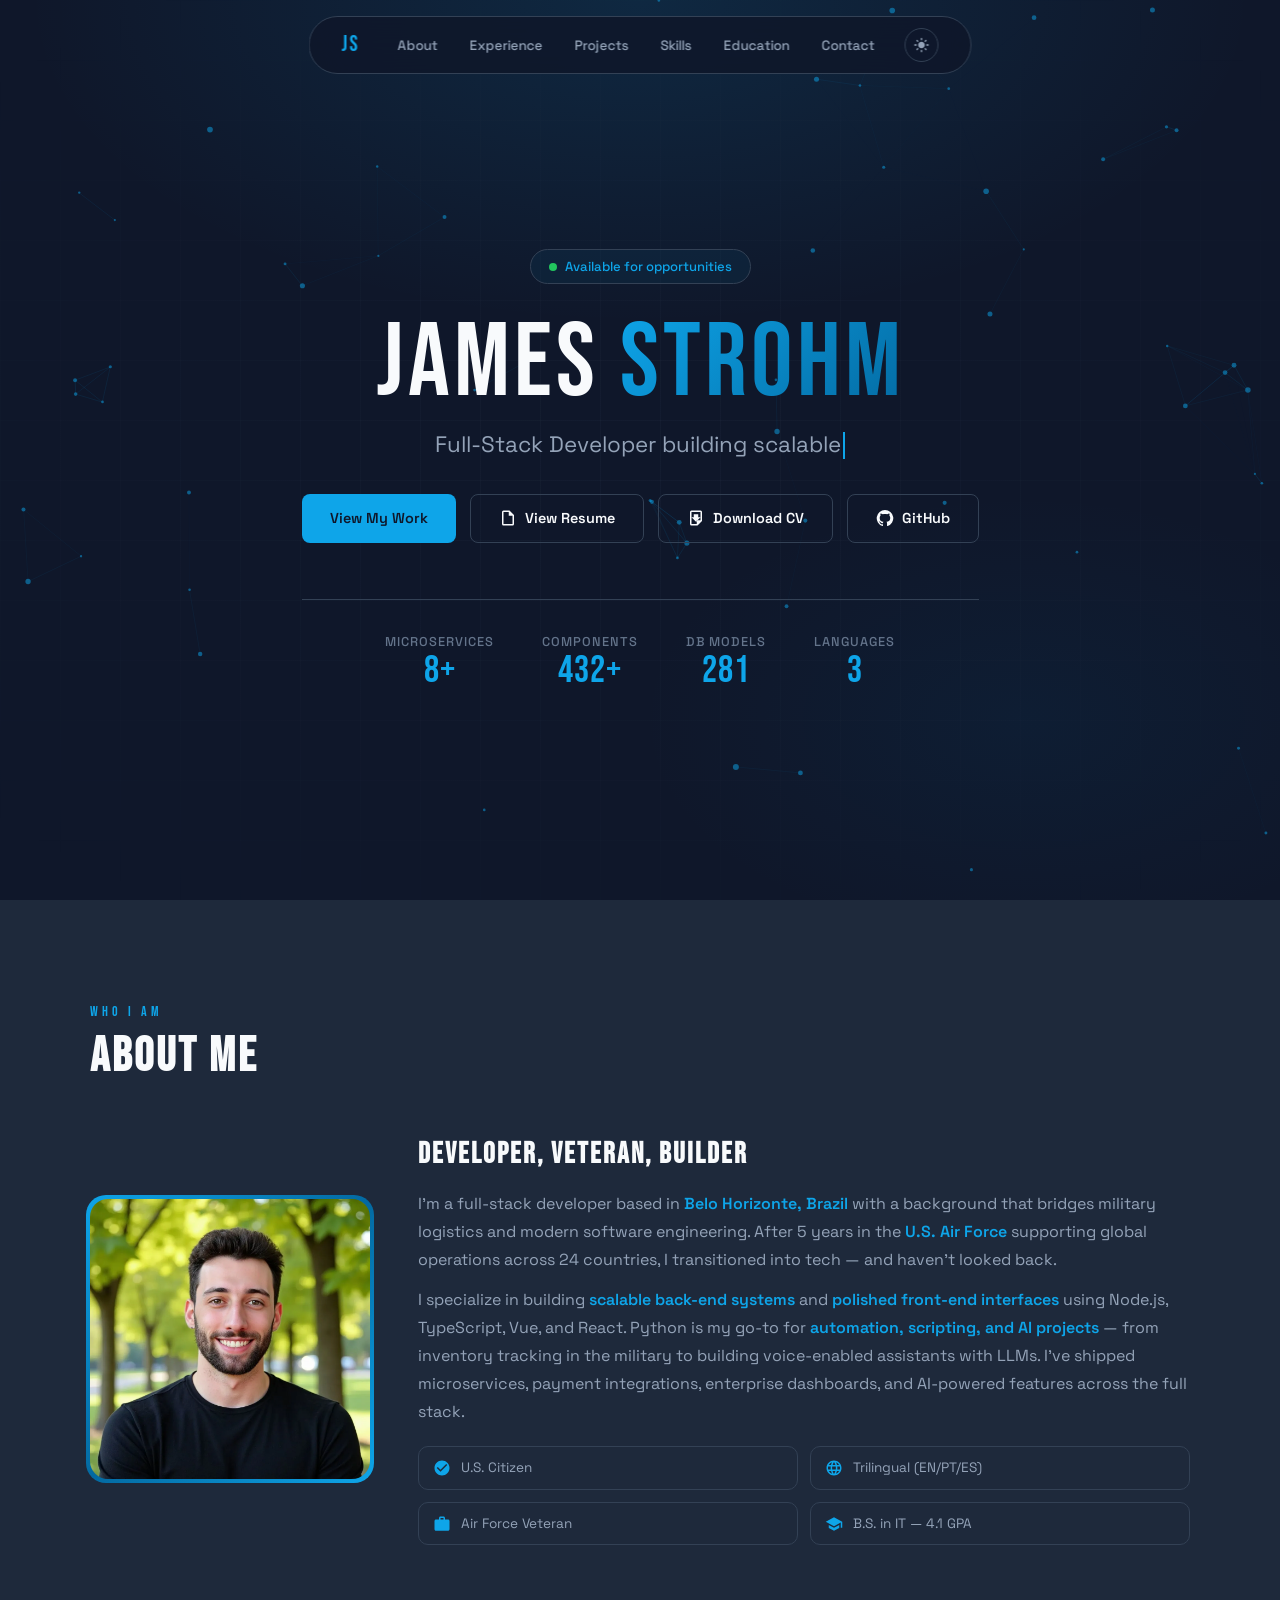
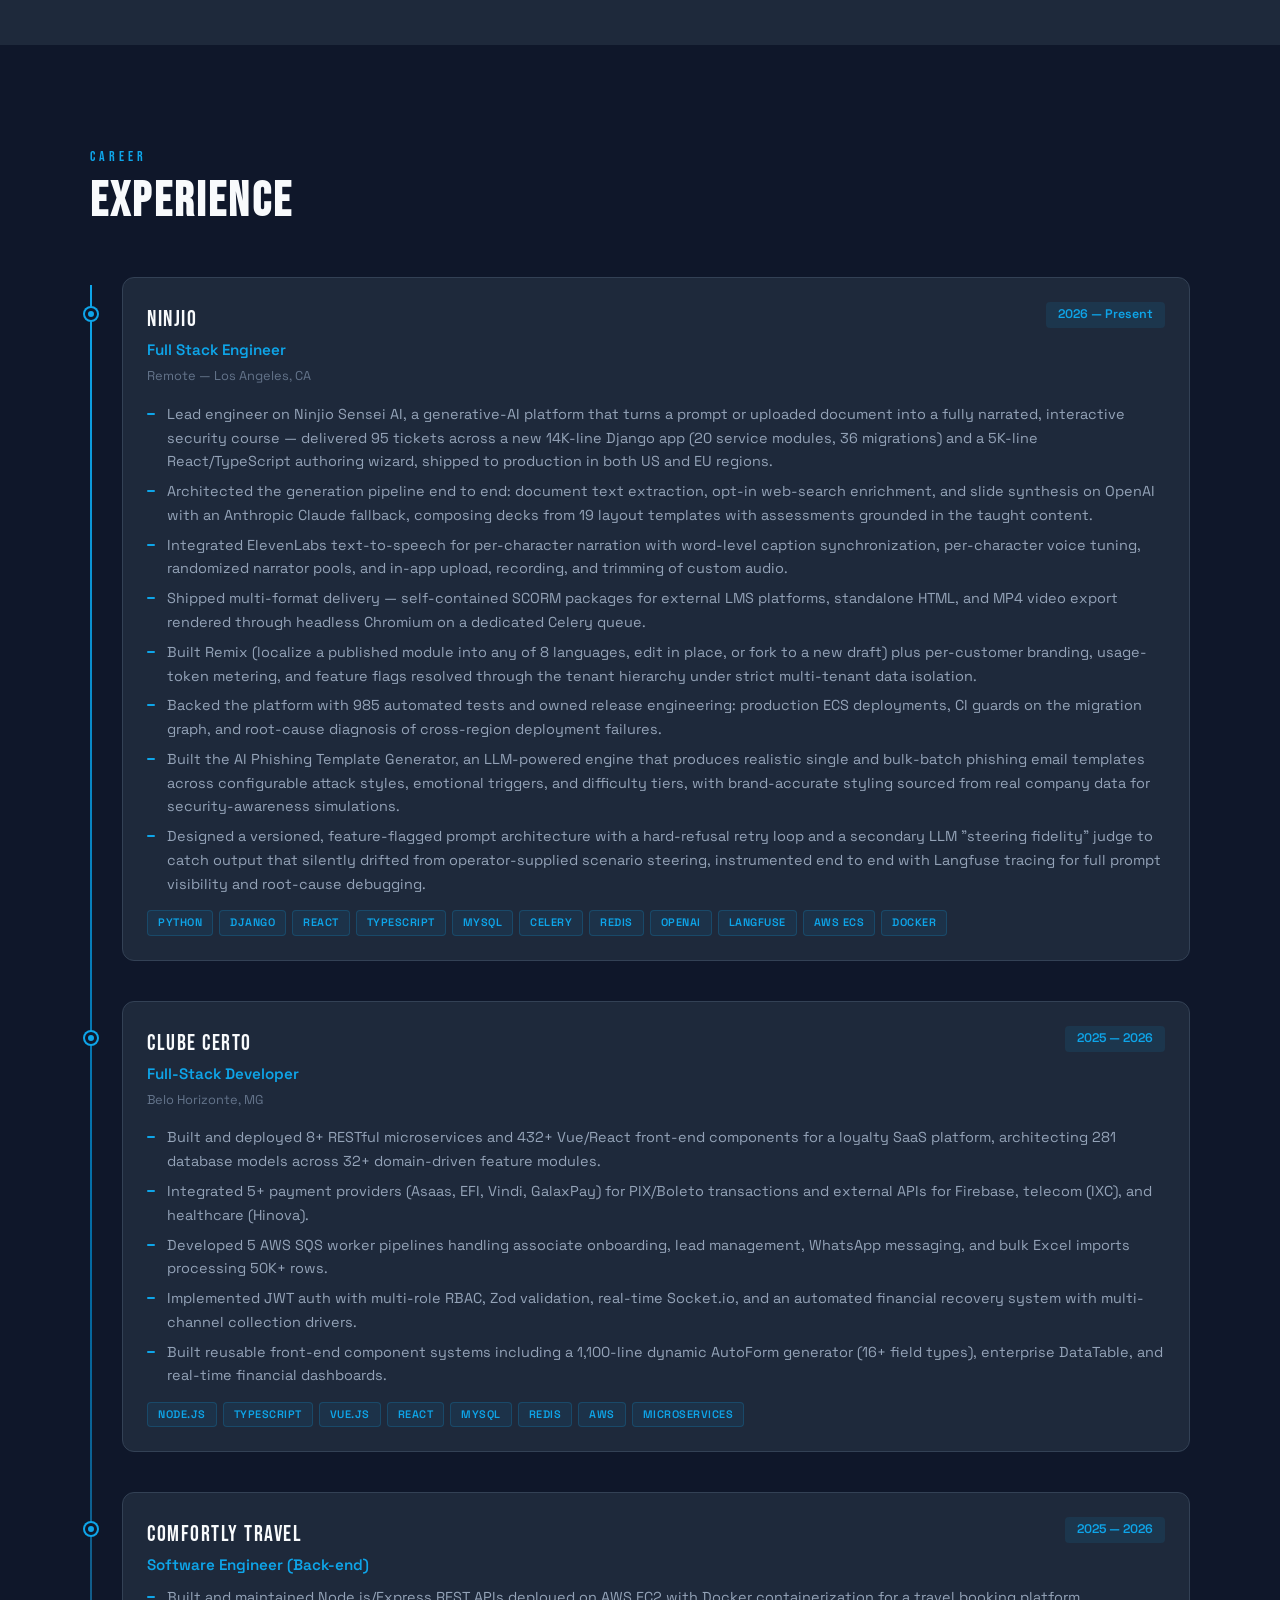
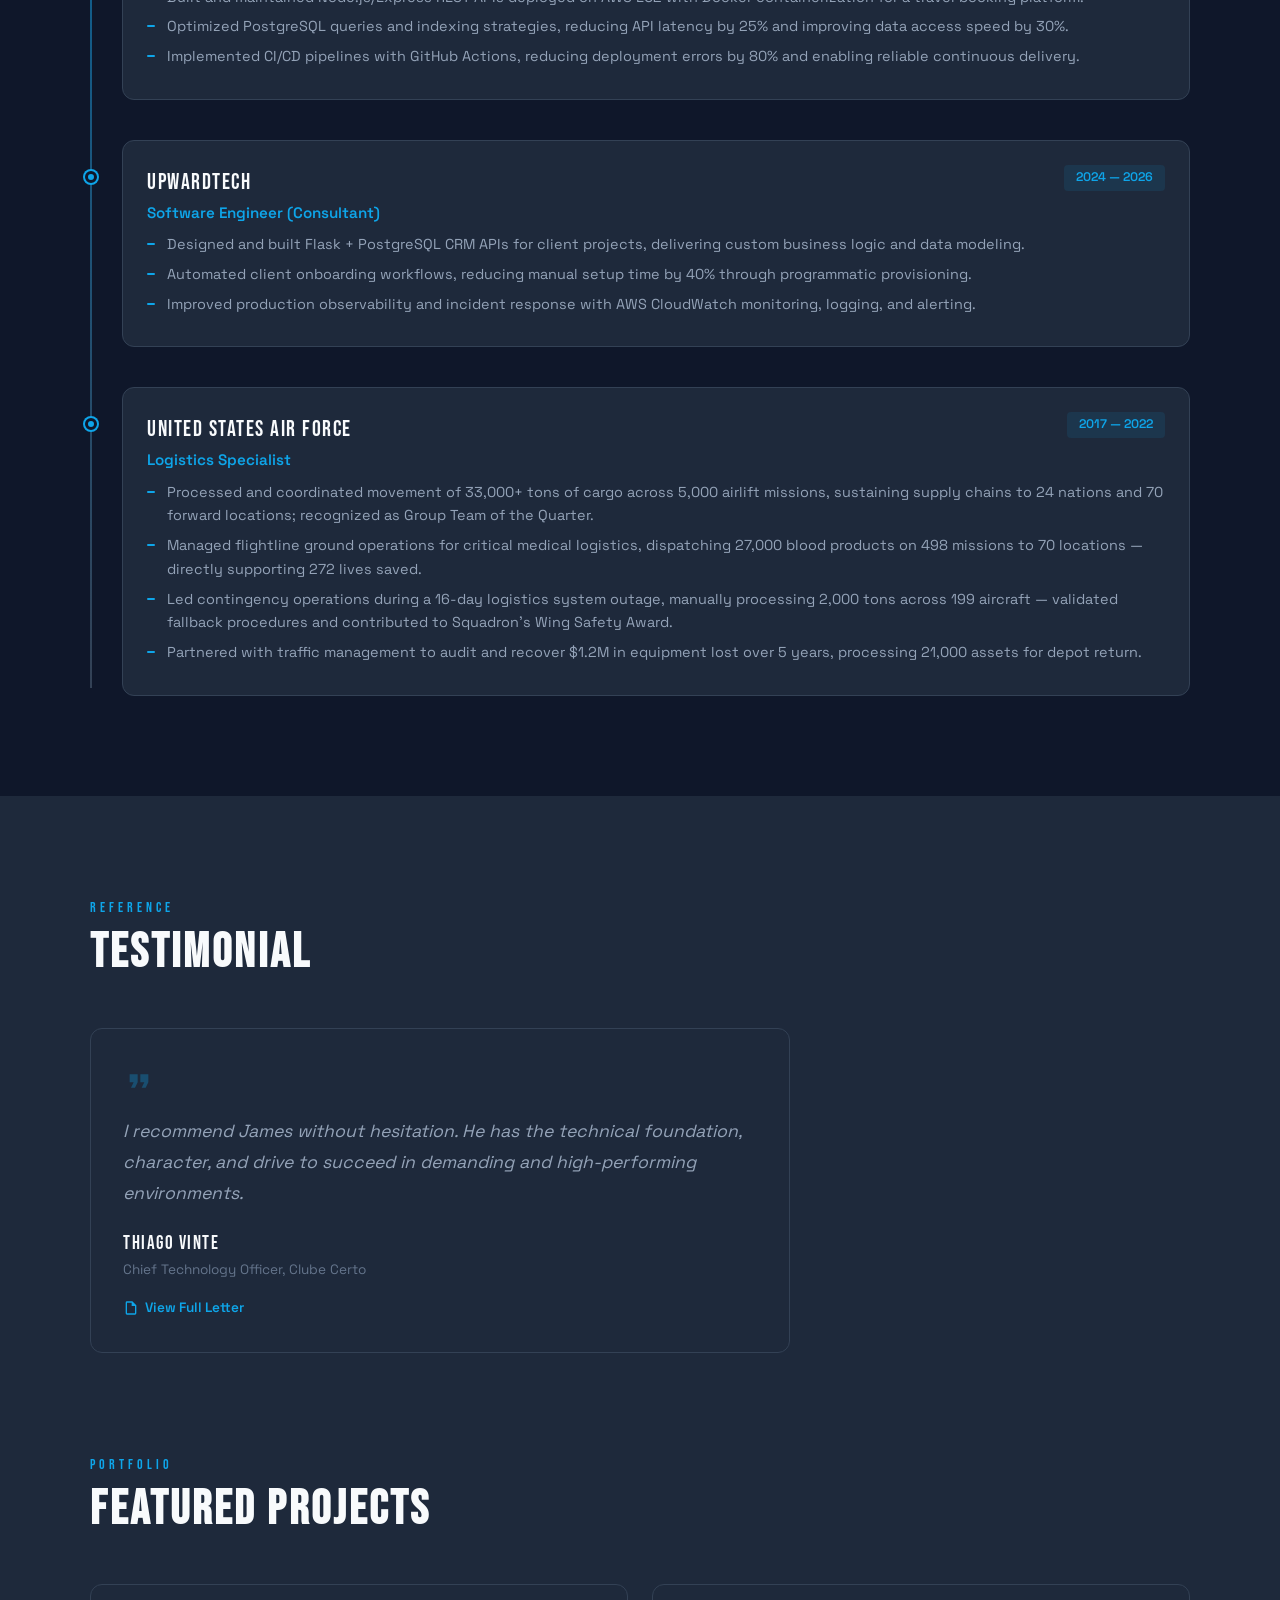
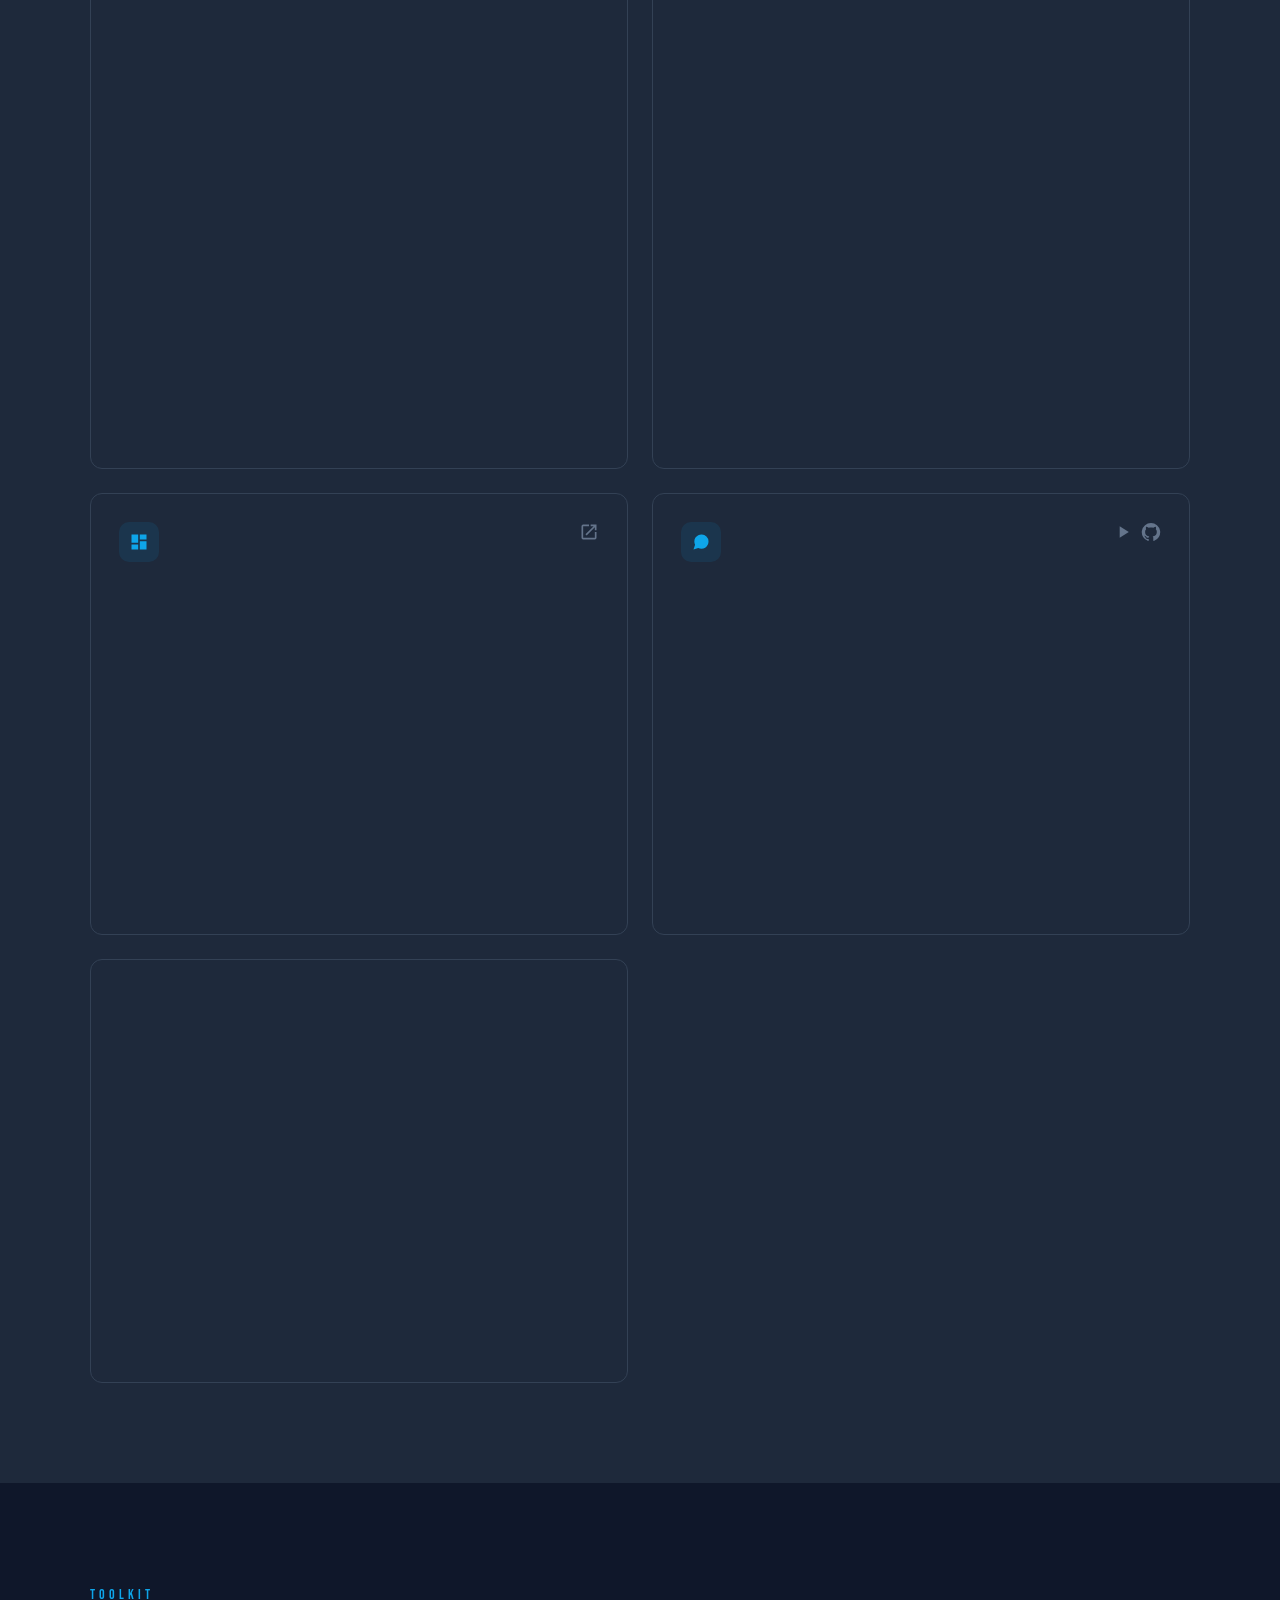
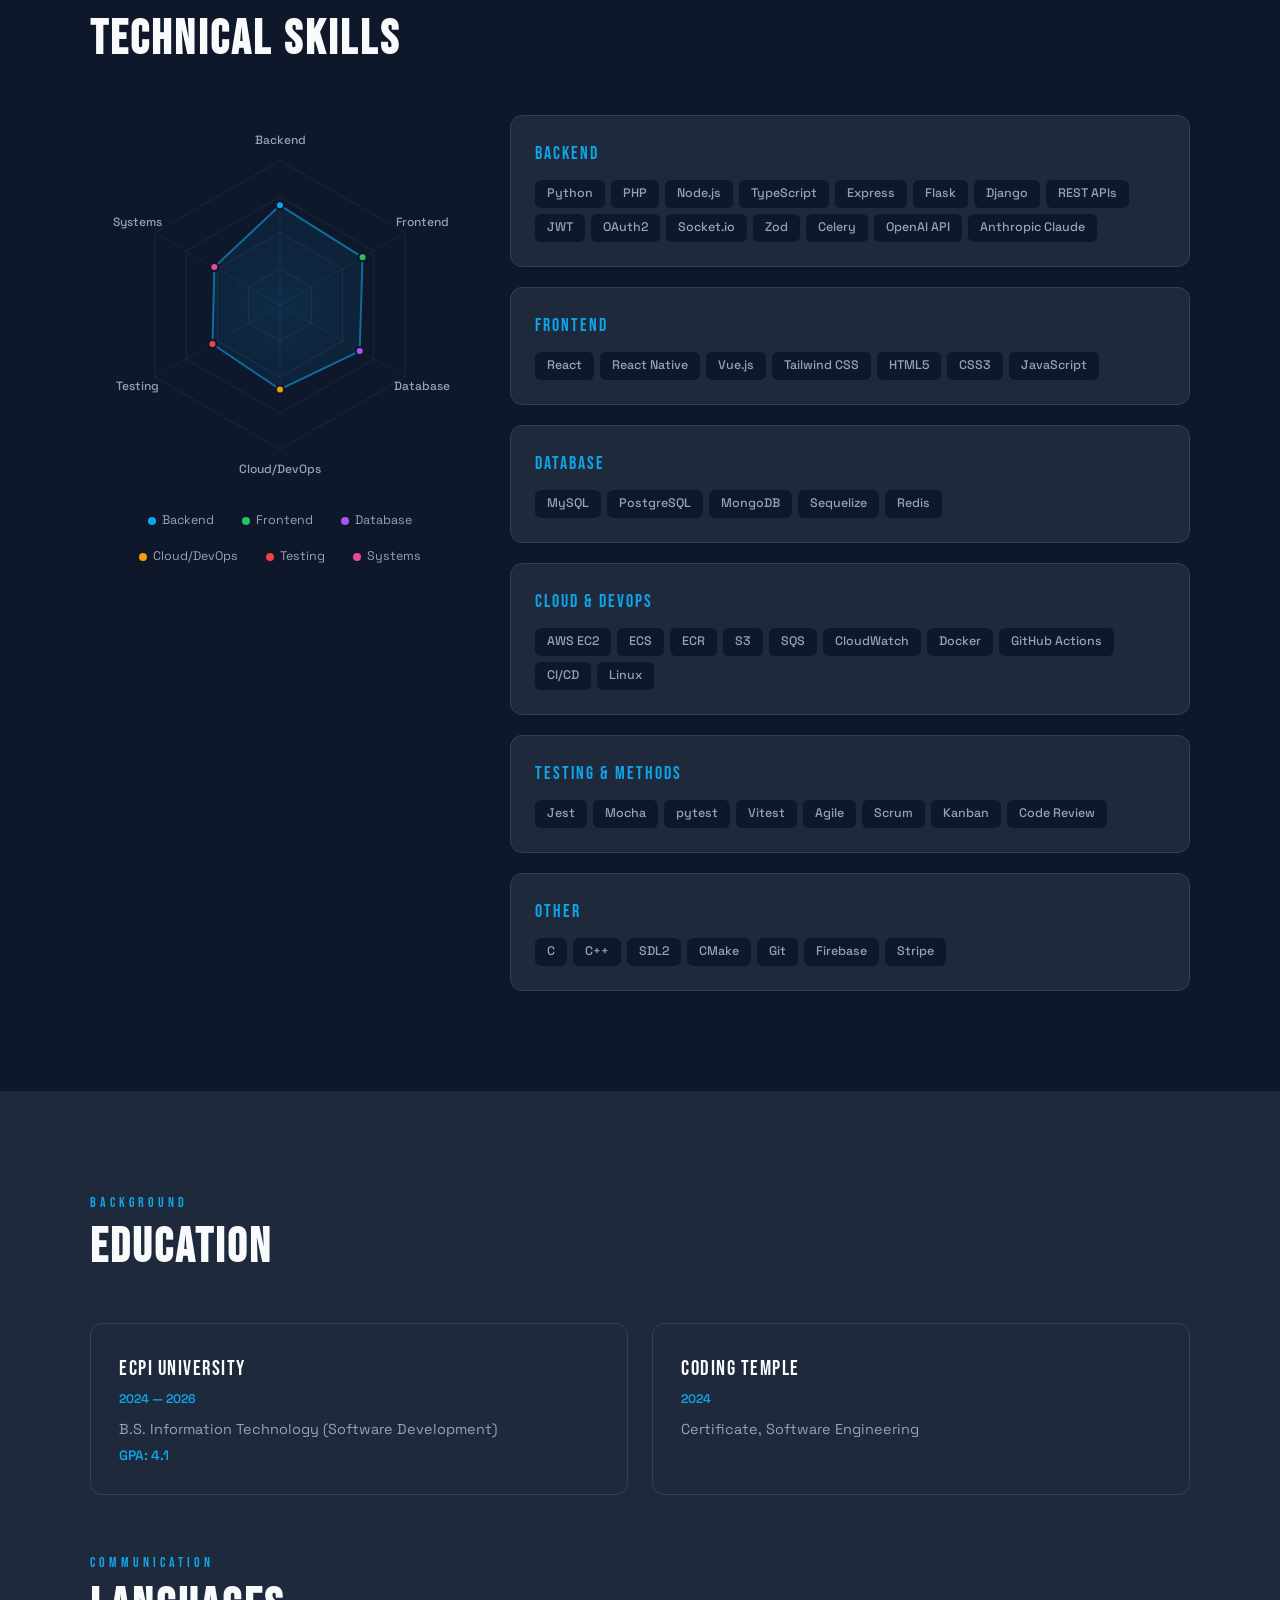
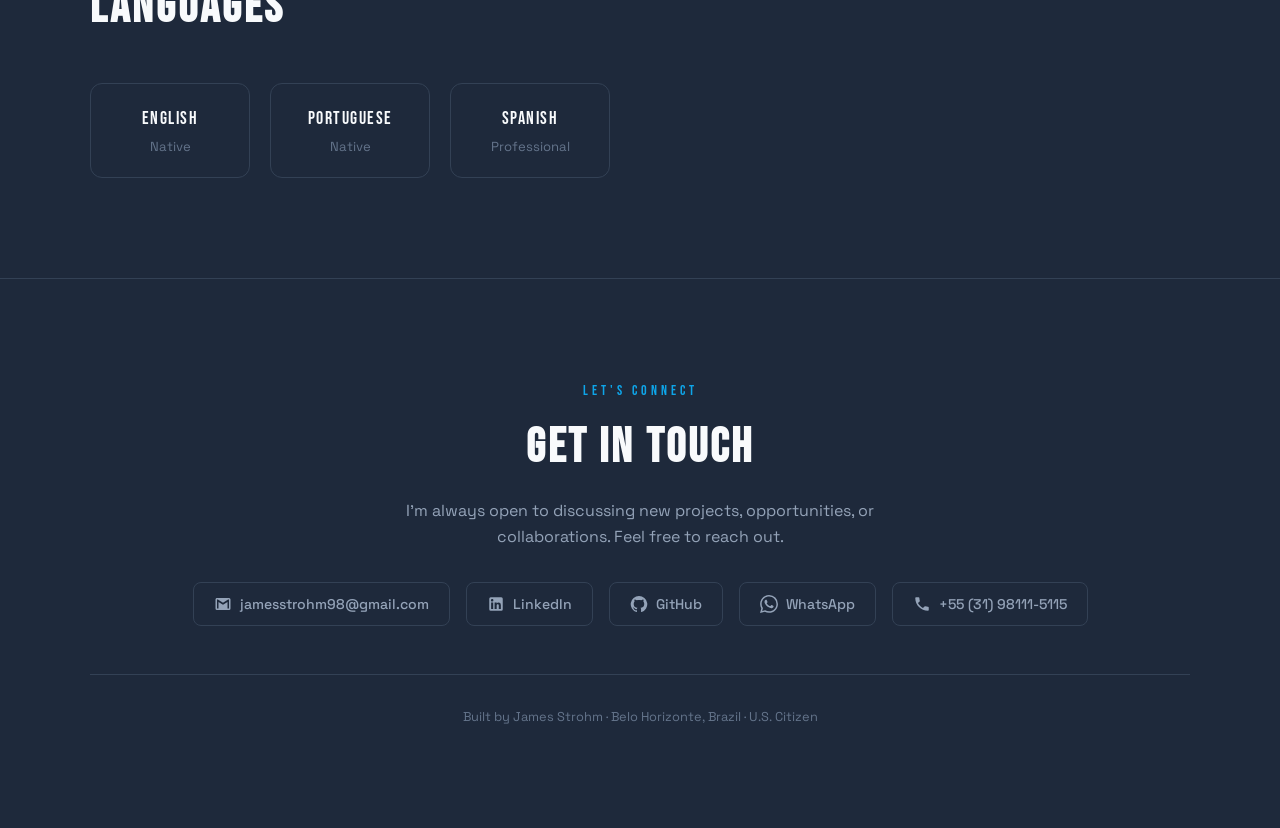
<file: index.html>
<!DOCTYPE html>
<html lang="en">
<head>
  <meta charset="UTF-8">
  <meta name="viewport" content="width=device-width, initial-scale=1.0">
  <title>James Strohm — Full-Stack Developer</title>
  <meta name="description" content="Full-Stack Developer building scalable web applications. Node.js, TypeScript, Vue, React. Based in Belo Horizonte, Brazil.">
  <meta name="author" content="James Strohm">

  <!-- Open Graph -->
  <meta property="og:title" content="James Strohm — Full-Stack Developer | Node.js, Vue, React">
  <meta property="og:description" content="Full-Stack Developer building scalable web applications with Node.js, TypeScript, Vue, React, Python, and Django. Based in Belo Horizonte, Brazil.">
  <meta property="og:type" content="website">
  <meta property="og:url" content="https://jamesstrohm.dev">
  <meta property="og:image" content="https://jamesstrohm.dev/images/og-image.jpg">
  <meta property="og:image:width" content="1200">
  <meta property="og:image:height" content="630">

  <!-- Twitter Card -->
  <meta name="twitter:card" content="summary_large_image">
  <meta name="twitter:title" content="James Strohm — Full-Stack Developer | Node.js, Vue, React">
  <meta name="twitter:description" content="Full-Stack Developer building scalable web applications with Node.js, TypeScript, Vue, React, Python, and Django. Based in Belo Horizonte, Brazil.">
  <meta name="twitter:image" content="https://jamesstrohm.dev/images/og-image.jpg">

  <!-- Favicon -->
  <link rel="icon" type="image/svg+xml" href="images/favicon.svg">
  <link rel="icon" type="image/png" sizes="32x32" href="images/favicon-32x32.png">
  <link rel="apple-touch-icon" sizes="180x180" href="images/apple-touch-icon.png">

  <link rel="canonical" href="https://jamesstrohm.dev/">

  <link rel="preconnect" href="https://fonts.googleapis.com">
  <link rel="preconnect" href="https://fonts.gstatic.com" crossorigin>
  <link rel="preload" as="style" href="https://fonts.googleapis.com/css2?family=Bebas+Neue&family=Space+Grotesk:wght@300;400;500;600;700&display=swap" onload="this.onload=null;this.rel='stylesheet'">
  <noscript><link href="https://fonts.googleapis.com/css2?family=Bebas+Neue&family=Space+Grotesk:wght@300;400;500;600;700&display=swap" rel="stylesheet"></noscript>
  <link rel="stylesheet" href="css/style.css">

  <!-- Structured Data -->
  <script type="application/ld+json">
  {
    "@context": "https://schema.org",
    "@type": "Person",
    "name": "James Strohm",
    "url": "https://jamesstrohm.dev",
    "jobTitle": "Full Stack Engineer",
    "worksFor": {
      "@type": "Organization",
      "name": "Ninjio"
    },
    "address": {
      "@type": "PostalAddress",
      "addressLocality": "Belo Horizonte",
      "addressCountry": "BR"
    },
    "sameAs": [
      "https://github.com/jamesstrohm55",
      "https://linkedin.com/in/james-strohm-07859584"
    ],
    "knowsLanguage": ["en", "pt", "es"],
    "alumniOf": {
      "@type": "CollegeOrUniversity",
      "name": "ECPI University"
    }
  }
  </script>
</head>
<body>
  <a href="#about" class="skip-to-content">Skip to content</a>
  <div class="page-transition" id="pageTransition"></div>

  <!-- NAVBAR -->
  <nav class="navbar" id="navbar" role="navigation" aria-label="Main navigation">
    <a href="#hero" class="nav-logo" aria-label="James Strohm — Home">JS</a>
    <ul class="nav-links" id="navLinks">
      <li><a href="#about">About</a></li>
      <li><a href="#experience">Experience</a></li>
      <li><a href="#projects">Projects</a></li>
      <li><a href="#skills">Skills</a></li>
      <li><a href="#education">Education</a></li>
      <li><a href="#contact">Contact</a></li>
    </ul>
    <button class="theme-toggle" id="themeToggle" aria-label="Toggle theme">
      <svg class="icon-sun" viewBox="0 0 24 24" aria-hidden="true"><path d="M12 7c-2.76 0-5 2.24-5 5s2.24 5 5 5 5-2.24 5-5-2.24-5-5-5zM2 13h2c.55 0 1-.45 1-1s-.45-1-1-1H2c-.55 0-1 .45-1 1s.45 1 1 1zm18 0h2c.55 0 1-.45 1-1s-.45-1-1-1h-2c-.55 0-1 .45-1 1s.45 1 1 1zM11 2v2c0 .55.45 1 1 1s1-.45 1-1V2c0-.55-.45-1-1-1s-1 .45-1 1zm0 18v2c0 .55.45 1 1 1s1-.45 1-1v-2c0-.55-.45-1-1-1s-1 .45-1 1zM5.99 4.58a.996.996 0 00-1.41 0 .996.996 0 000 1.41l1.06 1.06c.39.39 1.03.39 1.41 0s.39-1.03 0-1.41L5.99 4.58zm12.37 12.37a.996.996 0 00-1.41 0 .996.996 0 000 1.41l1.06 1.06c.39.39 1.03.39 1.41 0a.996.996 0 000-1.41l-1.06-1.06zm1.06-10.96a.996.996 0 000-1.41.996.996 0 00-1.41 0l-1.06 1.06c-.39.39-.39 1.03 0 1.41s1.03.39 1.41 0l1.06-1.06zM7.05 18.36a.996.996 0 000-1.41.996.996 0 00-1.41 0l-1.06 1.06c-.39.39-.39 1.03 0 1.41s1.03.39 1.41 0l1.06-1.06z"/></svg>
      <svg class="icon-moon" viewBox="0 0 24 24" aria-hidden="true"><path d="M12 3a9 9 0 109 9c0-.46-.04-.92-.1-1.36a5.389 5.389 0 01-4.4 2.26 5.403 5.403 0 01-3.14-9.8c-.44-.06-.9-.1-1.36-.1z"/></svg>
    </button>
    <button class="nav-toggle" id="navToggle" aria-label="Toggle navigation">
      <svg width="22" height="22" viewBox="0 0 24 24" fill="none" stroke="currentColor" stroke-width="2" stroke-linecap="round" aria-hidden="true">
        <line class="nav-line nav-line-1" x1="3" y1="6" x2="21" y2="6"/>
        <line class="nav-line nav-line-2" x1="3" y1="12" x2="21" y2="12"/>
        <line class="nav-line nav-line-3" x1="3" y1="18" x2="21" y2="18"/>
      </svg>
    </button>
  </nav>
  <div class="nav-overlay" id="navOverlay"></div>

  <!-- HERO -->
  <section class="hero" id="hero">
    <div class="hero-bg"></div>
    <div class="hero-grid"></div>
    <canvas class="hero-canvas" id="heroCanvas"></canvas>
    <div class="hero-content fade-up">
      <div class="hero-badge">
        <span class="badge-dot"></span>
        Available for opportunities
      </div>
      <h1 class="hero-name">JAMES <span class="highlight">STROHM</span></h1>
      <p class="hero-title"><span id="typingText">Full-Stack Developer building scalable web applications</span><span class="typing-cursor" id="typingCursor"></span></p>
      <noscript><style>.typing-cursor{display:none}</style></noscript>
      <div class="hero-actions">
        <a href="#projects" class="btn btn-primary btn-magnetic">View My Work</a>
        <a href="James_Strohm_Resume.html" target="_blank" class="btn btn-ghost">
          <svg class="btn-icon" viewBox="0 0 24 24"><path d="M14 2H6a2 2 0 00-2 2v16a2 2 0 002 2h12a2 2 0 002-2V8l-6-6zm4 18H6V4h7v5h5v11z"/></svg>
          View Resume
        </a>
        <a href="James%20Strohm%20-%20Full-Stack%20Developer.pdf" download class="btn btn-ghost">
          <svg class="btn-icon" viewBox="0 0 24 24"><path d="M14 2H6a2 2 0 00-2 2v16a2 2 0 002 2h12a2 2 0 002-2V8l-6-6zm4 18H6V4h7v5h5v11zm-3-7v4H9v-4H6l6-6 6 6h-3z" style="transform: scaleY(-1); transform-origin: center;"/></svg>
          Download CV
        </a>
        <a href="https://github.com/jamesstrohm55" target="_blank" rel="noopener" class="btn btn-ghost">
          <svg class="btn-icon" viewBox="0 0 24 24"><path d="M12 1.27a11 11 0 00-3.48 21.46c.55.09.73-.28.73-.55v-1.84c-3.03.64-3.67-1.46-3.67-1.46-.55-1.29-1.28-1.65-1.28-1.65-.92-.65.1-.65.1-.65 1.1 0 1.73 1.1 1.73 1.1.92 1.65 2.57 1.2 3.21.92a2.16 2.16 0 01.64-1.47c-2.47-.27-5.04-1.19-5.04-5.5 0-1.1.46-2.1 1.2-2.84a3.76 3.76 0 010-2.93s.91-.28 3.11 1.1c1.8-.49 3.7-.49 5.5 0 2.1-1.38 3.02-1.1 3.02-1.1a3.76 3.76 0 010 2.93c.74.74 1.2 1.74 1.2 2.84 0 4.31-2.58 5.23-5.06 5.5.45.37.82.92.82 2.02v3.03c0 .27.18.64.73.55A11 11 0 0012 1.27"/></svg>
          GitHub
        </a>
      </div>
      <dl class="hero-stats">
        <div>
          <dt class="stat-label">Microservices</dt>
          <dd class="stat-num">8+</dd>
        </div>
        <div>
          <dt class="stat-label">Components</dt>
          <dd class="stat-num">432+</dd>
        </div>
        <div>
          <dt class="stat-label">DB Models</dt>
          <dd class="stat-num">281</dd>
        </div>
        <div>
          <dt class="stat-label">Languages</dt>
          <dd class="stat-num">3</dd>
        </div>
      </dl>
    </div>
  </section>

  <!-- ABOUT -->
  <main>
  <section id="about" style="background: var(--navy-light);">
    <div class="container">
      <div class="fade-up">
        <div class="section-label">Who I Am</div>
        <h2 class="section-heading">About Me</h2>
      </div>
      <div class="about-grid fade-up">
        <div class="about-photo-wrapper">
          <picture>
            <source srcset="images/headshot.webp" type="image/webp">
            <img src="images/headshot.jpg" alt="James Strohm" class="about-photo" width="280" height="280" loading="lazy">
          </picture>
        </div>
        <div class="about-text">
          <h3>Developer, Veteran, Builder</h3>
          <p>I'm a full-stack developer based in <strong>Belo Horizonte, Brazil</strong> with a background that bridges military logistics and modern software engineering. After 5 years in the <strong>U.S. Air Force</strong> supporting global operations across 24 countries, I transitioned into tech — and haven't looked back.</p>
          <p>I specialize in building <strong>scalable back-end systems</strong> and <strong>polished front-end interfaces</strong> using Node.js, TypeScript, Vue, and React. Python is my go-to for <strong>automation, scripting, and AI projects</strong> — from inventory tracking in the military to building voice-enabled assistants with LLMs. I've shipped microservices, payment integrations, enterprise dashboards, and AI-powered features across the full stack.</p>
          <div class="about-highlights">
            <div class="about-highlight">
              <svg aria-hidden="true" viewBox="0 0 24 24"><path d="M12 2C6.48 2 2 6.48 2 12s4.48 10 10 10 10-4.48 10-10S17.52 2 12 2zm-2 15l-5-5 1.41-1.41L10 14.17l7.59-7.59L19 8l-9 9z"/></svg>
              U.S. Citizen
            </div>
            <div class="about-highlight">
              <svg aria-hidden="true" viewBox="0 0 24 24"><path d="M11.99 2C6.47 2 2 6.48 2 12s4.47 10 9.99 10C17.52 22 22 17.52 22 12S17.52 2 11.99 2zm6.93 6h-2.95a15.65 15.65 0 00-1.38-3.56A8.03 8.03 0 0118.92 8zM12 4.04c.83 1.2 1.48 2.53 1.91 3.96h-3.82c.43-1.43 1.08-2.76 1.91-3.96zM4.26 14C4.1 13.36 4 12.69 4 12s.1-1.36.26-2h3.38c-.08.66-.14 1.32-.14 2s.06 1.34.14 2H4.26zm.82 2h2.95c.32 1.25.78 2.45 1.38 3.56A7.987 7.987 0 015.08 16zm2.95-8H5.08a7.987 7.987 0 014.33-3.56A15.65 15.65 0 008.03 8zM12 19.96c-.83-1.2-1.48-2.53-1.91-3.96h3.82c-.43 1.43-1.08 2.76-1.91 3.96zM14.34 14H9.66c-.09-.66-.16-1.32-.16-2s.07-1.35.16-2h4.68c.09.65.16 1.32.16 2s-.07 1.34-.16 2zm.25 5.56c.6-1.11 1.06-2.31 1.38-3.56h2.95a8.03 8.03 0 01-4.33 3.56zM16.36 14c.08-.66.14-1.32.14-2s-.06-1.34-.14-2h3.38c.16.64.26 1.31.26 2s-.1 1.36-.26 2h-3.38z"/></svg>
              Trilingual (EN/PT/ES)
            </div>
            <div class="about-highlight">
              <svg aria-hidden="true" viewBox="0 0 24 24"><path d="M20 6h-4V4c0-1.11-.89-2-2-2h-4c-1.11 0-2 .89-2 2v2H4c-1.11 0-2 .89-2 2v11c0 1.11.89 2 2 2h16c1.11 0 2-.89 2-2V8c0-1.11-.89-2-2-2zm-6 0h-4V4h4v2z"/></svg>
              Air Force Veteran
            </div>
            <div class="about-highlight">
              <svg aria-hidden="true" viewBox="0 0 24 24"><path d="M5 13.18v4L12 21l7-3.82v-4L12 17l-7-3.82zM12 3L1 9l11 6 9-4.91V17h2V9L12 3z"/></svg>
              B.S. in IT — 4.1 GPA
            </div>
          </div>
        </div>
      </div>
    </div>
  </section>

  <!-- EXPERIENCE -->
  <section id="experience">
    <div class="container">
      <div class="fade-up">
        <div class="section-label">Career</div>
        <h2 class="section-heading">Experience</h2>
      </div>

      <div class="timeline">
        <div class="timeline-item fade-up">
          <div class="tl-top">
            <div>
              <div class="tl-company">Ninjio</div>
              <div class="tl-role">Full Stack Engineer</div>
              <div class="tl-location">Remote — Los Angeles, CA</div>
            </div>
            <span class="tl-date">2026 — Present</span>
          </div>
          <ul class="tl-bullets">
            <li>Lead engineer on Ninjio Sensei AI, a generative-AI platform that turns a prompt or uploaded document into a fully narrated, interactive security course — delivered 95 tickets across a new 14K-line Django app (20 service modules, 36 migrations) and a 5K-line React/TypeScript authoring wizard, shipped to production in both US and EU regions.</li>
            <li>Architected the generation pipeline end to end: document text extraction, opt-in web-search enrichment, and slide synthesis on OpenAI with an Anthropic Claude fallback, composing decks from 19 layout templates with assessments grounded in the taught content.</li>
            <li>Integrated ElevenLabs text-to-speech for per-character narration with word-level caption synchronization, per-character voice tuning, randomized narrator pools, and in-app upload, recording, and trimming of custom audio.</li>
            <li>Shipped multi-format delivery — self-contained SCORM packages for external LMS platforms, standalone HTML, and MP4 video export rendered through headless Chromium on a dedicated Celery queue.</li>
            <li>Built Remix (localize a published module into any of 8 languages, edit in place, or fork to a new draft) plus per-customer branding, usage-token metering, and feature flags resolved through the tenant hierarchy under strict multi-tenant data isolation.</li>
            <li>Backed the platform with 985 automated tests and owned release engineering: production ECS deployments, CI guards on the migration graph, and root-cause diagnosis of cross-region deployment failures.</li>
            <li>Built the AI Phishing Template Generator, an LLM-powered engine that produces realistic single and bulk-batch phishing email templates across configurable attack styles, emotional triggers, and difficulty tiers, with brand-accurate styling sourced from real company data for security-awareness simulations.</li>
            <li>Designed a versioned, feature-flagged prompt architecture with a hard-refusal retry loop and a secondary LLM "steering fidelity" judge to catch output that silently drifted from operator-supplied scenario steering, instrumented end to end with Langfuse tracing for full prompt visibility and root-cause debugging.</li>
          </ul>
          <div class="tl-tags">
            <span class="tl-tag">Python</span>
            <span class="tl-tag">Django</span>
            <span class="tl-tag">React</span>
            <span class="tl-tag">TypeScript</span>
            <span class="tl-tag">MySQL</span>
            <span class="tl-tag">Celery</span>
            <span class="tl-tag">Redis</span>
            <span class="tl-tag">OpenAI</span>
            <span class="tl-tag">Langfuse</span>
            <span class="tl-tag">AWS ECS</span>
            <span class="tl-tag">Docker</span>
          </div>
        </div>

        <div class="timeline-item fade-up">
          <div class="tl-top">
            <div>
              <div class="tl-company">Clube Certo</div>
              <div class="tl-role">Full-Stack Developer</div>
              <div class="tl-location">Belo Horizonte, MG</div>
            </div>
            <span class="tl-date">2025 — 2026</span>
          </div>
          <ul class="tl-bullets">
            <li>Built and deployed 8+ RESTful microservices and 432+ Vue/React front-end components for a loyalty SaaS platform, architecting 281 database models across 32+ domain-driven feature modules.</li>
            <li>Integrated 5+ payment providers (Asaas, EFI, Vindi, GalaxPay) for PIX/Boleto transactions and external APIs for Firebase, telecom (IXC), and healthcare (Hinova).</li>
            <li>Developed 5 AWS SQS worker pipelines handling associate onboarding, lead management, WhatsApp messaging, and bulk Excel imports processing 50K+ rows.</li>
            <li>Implemented JWT auth with multi-role RBAC, Zod validation, real-time Socket.io, and an automated financial recovery system with multi-channel collection drivers.</li>
            <li>Built reusable front-end component systems including a 1,100-line dynamic AutoForm generator (16+ field types), enterprise DataTable, and real-time financial dashboards.</li>
          </ul>
          <div class="tl-tags">
            <span class="tl-tag">Node.js</span>
            <span class="tl-tag">TypeScript</span>
            <span class="tl-tag">Vue.js</span>
            <span class="tl-tag">React</span>
            <span class="tl-tag">MySQL</span>
            <span class="tl-tag">Redis</span>
            <span class="tl-tag">AWS</span>
            <span class="tl-tag">Microservices</span>
          </div>
        </div>

        <div class="timeline-item fade-up">
          <div class="tl-top">
            <div>
              <div class="tl-company">Comfortly Travel</div>
              <div class="tl-role">Software Engineer (Back-end)</div>
            </div>
            <span class="tl-date">2025 — 2026</span>
          </div>
          <ul class="tl-bullets">
            <li>Built and maintained Node.js/Express REST APIs deployed on AWS EC2 with Docker containerization for a travel booking platform.</li>
            <li>Optimized PostgreSQL queries and indexing strategies, reducing API latency by 25% and improving data access speed by 30%.</li>
            <li>Implemented CI/CD pipelines with GitHub Actions, reducing deployment errors by 80% and enabling reliable continuous delivery.</li>
          </ul>
        </div>

        <div class="timeline-item fade-up">
          <div class="tl-top">
            <div>
              <div class="tl-company">UpwardTech</div>
              <div class="tl-role">Software Engineer (Consultant)</div>
            </div>
            <span class="tl-date">2024 — 2026</span>
          </div>
          <ul class="tl-bullets">
            <li>Designed and built Flask + PostgreSQL CRM APIs for client projects, delivering custom business logic and data modeling.</li>
            <li>Automated client onboarding workflows, reducing manual setup time by 40% through programmatic provisioning.</li>
            <li>Improved production observability and incident response with AWS CloudWatch monitoring, logging, and alerting.</li>
          </ul>
        </div>

        <div class="timeline-item fade-up">
          <div class="tl-top">
            <div>
              <div class="tl-company">United States Air Force</div>
              <div class="tl-role">Logistics Specialist</div>
            </div>
            <span class="tl-date">2017 — 2022</span>
          </div>
          <ul class="tl-bullets">
            <li>Processed and coordinated movement of 33,000+ tons of cargo across 5,000 airlift missions, sustaining supply chains to 24 nations and 70 forward locations; recognized as Group Team of the Quarter.</li>
            <li>Managed flightline ground operations for critical medical logistics, dispatching 27,000 blood products on 498 missions to 70 locations — directly supporting 272 lives saved.</li>
            <li>Led contingency operations during a 16-day logistics system outage, manually processing 2,000 tons across 199 aircraft — validated fallback procedures and contributed to Squadron's Wing Safety Award.</li>
            <li>Partnered with traffic management to audit and recover $1.2M in equipment lost over 5 years, processing 21,000 assets for depot return.</li>
          </ul>
        </div>
      </div>
    </div>
  </section>

  <!-- TESTIMONIAL -->
  <section class="testimonial-section" style="background: var(--navy-light);">
    <div class="container">
      <div class="fade-up">
        <div class="section-label">Reference</div>
        <h2 class="section-heading">Testimonial</h2>
      </div>
      <div class="testimonial fade-up">
        <svg class="testimonial-quote" aria-hidden="true" viewBox="0 0 24 24"><path d="M6 17h3l2-4V7H5v6h3zm8 0h3l2-4V7h-6v6h3z"/></svg>
        <blockquote class="testimonial-text">I recommend James without hesitation. He has the technical foundation, character, and drive to succeed in demanding and high-performing environments.</blockquote>
        <div class="testimonial-author">
          <div class="testimonial-name">Thiago Vinte</div>
          <div class="testimonial-role">Chief Technology Officer, Clube Certo</div>
        </div>
        <a href="James_Strohm_Recommendation_Letter.pdf" target="_blank" class="testimonial-link">
          <svg aria-hidden="true" viewBox="0 0 24 24"><path d="M14 2H6a2 2 0 00-2 2v16a2 2 0 002 2h12a2 2 0 002-2V8l-6-6zm4 18H6V4h7v5h5v11z"/></svg>
          View Full Letter
        </a>
      </div>
    </div>
  </section>

  <!-- PROJECTS -->
  <section id="projects" style="background: var(--navy-light);">
    <div class="container">
      <div class="fade-up">
        <div class="section-label">Portfolio</div>
        <h2 class="section-heading">Featured Projects</h2>
      </div>

      <div class="projects-grid">
        <!-- Automated Billing Engine -->
        <div class="project-card fade-up tilt-card">
          <div class="pc-top">
            <div class="pc-icon">
              <svg aria-hidden="true" viewBox="0 0 24 24"><path d="M12 2C6.48 2 2 6.48 2 12s4.48 10 10 10 10-4.48 10-10S17.52 2 12 2zm-2 15l-5-5 1.41-1.41L10 14.17l7.59-7.59L19 8l-9 9z"/></svg>
            </div>
          </div>
          <div class="pc-name">Automated Billing Engine</div>
          <div class="pc-context">Professional — Clube Certo</div>
          <ul class="pc-bullets">
            <li>Automated collection system with rule-based triggers (D+3, D+7), CRON batch processing, and multi-channel delivery via email/WhatsApp/SMS drivers.</li>
            <li>Email pixel tracking with unique UUIDs, rate-limited SMTP pooling, and atomic transaction logging with retry on failure.</li>
            <li>Processed thousands of invoices hourly with status filtering, amount ranges, and weekend skipping.</li>
          </ul>
          <div class="pc-tags">
            <span class="pc-tag">Node.js</span>
            <span class="pc-tag">MySQL</span>
            <span class="pc-tag">CRON</span>
            <span class="pc-tag">SMTP</span>
            <span class="pc-tag">WhatsApp API</span>
          </div>
          <a href="projects/billing-engine.html" class="pc-detail-link">View Details <svg aria-hidden="true" viewBox="0 0 24 24"><path d="M4 11v2h12l-5.59 5.59L12 20l8-8-8-8-1.59 1.41L16 11H4z"/></svg></a>
        </div>

        <!-- H3 Geolocation System -->
        <div class="project-card fade-up tilt-card">
          <div class="pc-top">
            <div class="pc-icon">
              <svg aria-hidden="true" viewBox="0 0 24 24"><path d="M12 2C8.13 2 5 5.13 5 9c0 5.25 7 13 7 13s7-7.75 7-13c0-3.87-3.13-7-7-7zm0 9.5a2.5 2.5 0 010-5 2.5 2.5 0 010 5z"/></svg>
            </div>
          </div>
          <div class="pc-name">H3 Geolocation System</div>
          <div class="pc-context">Professional — Clube Certo</div>
          <ul class="pc-bullets">
            <li>Translated Uber's H3 spatial indexing library from C to JavaScript/TypeScript and implemented multi-resolution hexagonal indexing (~1.2km, ~460m, ~174m) with k-ring expansion, replacing brute-force Haversine calculations for 2-10x query speedups.</li>
            <li>Built Sequelize model hooks for automatic H3 cell calculation on address create/update, with migration scripts to backfill existing records and indexed h3_cell columns.</li>
            <li>Developed two optimized query builders — closest address per establishment and full multi-address search — with category, keyword, range, and blacklist/whitelist filtering.</li>
          </ul>
          <div class="pc-tags">
            <span class="pc-tag">C</span>
            <span class="pc-tag">TypeScript</span>
            <span class="pc-tag">h3-js</span>
            <span class="pc-tag">MySQL</span>
            <span class="pc-tag">Sequelize</span>
            <span class="pc-tag">Node.js</span>
          </div>
          <a href="projects/h3-geolocation.html" class="pc-detail-link">View Details <svg aria-hidden="true" viewBox="0 0 24 24"><path d="M4 11v2h12l-5.59 5.59L12 20l8-8-8-8-1.59 1.41L16 11H4z"/></svg></a>
        </div>

        <!-- Hero Dashboard -->
        <div class="project-card fade-up tilt-card">
          <div class="pc-top">
            <div class="pc-icon">
              <svg aria-hidden="true" viewBox="0 0 24 24"><path d="M3 13h8V3H3v10zm0 8h8v-6H3v6zm10 0h8V11h-8v10zm0-18v6h8V3h-8z"/></svg>
            </div>
            <div class="pc-links">
              <a href="https://hero.clubecerto.com.br/Login" target="_blank" rel="noopener" aria-label="View Hero live site">
                <svg aria-hidden="true" viewBox="0 0 24 24"><path d="M14 3v2h3.59l-9.83 9.83 1.41 1.41L19 6.41V10h2V3h-7m-2 16H5V5h7V3H5a2 2 0 00-2 2v14a2 2 0 002 2h14a2 2 0 002-2v-7h-2v7z"/></svg>
              </a>
            </div>
          </div>
          <div class="pc-name">Hero</div>
          <div class="pc-context">Professional — Clube Certo</div>
          <ul class="pc-bullets">
            <li>432-component Vue 3 + TypeScript admin dashboard with TanStack Query, shadcn-vue component system, and dark mode support.</li>
            <li>Dynamic AutoForm generator (1,100+ lines, 16+ field types) and enterprise DataTable (850+ lines) with pagination and sorting.</li>
            <li>Role-based permission controls, financial dashboards with real-time metrics, and feature-driven modular architecture.</li>
          </ul>
          <div class="pc-tags">
            <span class="pc-tag">Vue 3</span>
            <span class="pc-tag">TypeScript</span>
            <span class="pc-tag">TanStack</span>
            <span class="pc-tag">Tailwind</span>
          </div>
          <a href="projects/hero-dashboard.html" class="pc-detail-link">View Details <svg aria-hidden="true" viewBox="0 0 24 24"><path d="M4 11v2h12l-5.59 5.59L12 20l8-8-8-8-1.59 1.41L16 11H4z"/></svg></a>
        </div>

        <!-- A.L.F.R.E.D -->
        <div class="project-card fade-up tilt-card">
          <div class="pc-top">
            <div class="pc-icon">
              <svg aria-hidden="true" viewBox="0 0 24 24"><path d="M21 11.5a8.38 8.38 0 01-.9 3.8 8.5 8.5 0 01-7.6 4.7 8.38 8.38 0 01-3.8-.9L3 21l1.9-5.7a8.38 8.38 0 01-.9-3.8 8.5 8.5 0 014.7-7.6 8.38 8.38 0 013.8-.9h.5a8.48 8.48 0 018 8v.5z"/></svg>
            </div>
            <div class="pc-links">
              <a href="projects/alfred-demo/" aria-label="Try A.L.F.R.E.D Live Demo" title="Live Demo">
                <svg aria-hidden="true" viewBox="0 0 24 24"><path d="M8 5v14l11-7z"/></svg>
              </a>
              <a href="https://github.com/jamesstrohm55/ALFRED" target="_blank" rel="noopener" aria-label="View A.L.F.R.E.D on GitHub">
                <svg aria-hidden="true" viewBox="0 0 24 24"><path d="M12 1.27a11 11 0 00-3.48 21.46c.55.09.73-.28.73-.55v-1.84c-3.03.64-3.67-1.46-3.67-1.46-.55-1.29-1.28-1.65-1.28-1.65-.92-.65.1-.65.1-.65 1.1 0 1.73 1.1 1.73 1.1.92 1.65 2.57 1.2 3.21.92a2.16 2.16 0 01.64-1.47c-2.47-.27-5.04-1.19-5.04-5.5 0-1.1.46-2.1 1.2-2.84a3.76 3.76 0 010-2.93s.91-.28 3.11 1.1c1.8-.49 3.7-.49 5.5 0 2.1-1.38 3.02-1.1 3.02-1.1a3.76 3.76 0 010 2.93c.74.74 1.2 1.74 1.2 2.84 0 4.31-2.58 5.23-5.06 5.5.45.37.82.92.82 2.02v3.03c0 .27.18.64.73.55A11 11 0 0012 1.27"/></svg>
              </a>
            </div>
          </div>
          <div class="pc-name">A.L.F.R.E.D</div>
          <div class="pc-context">Personal — AI Assistant + REST API</div>
          <ul class="pc-bullets">
            <li>FastAPI REST API + WebSocket layer with Swagger docs, Dockerized and deployed on Railway. Three entry points: voice CLI, PySide6 GUI, and HTTP API — all sharing one Supabase backend.</li>
            <li>RAG pipeline with pgvector semantic search, multi-provider LLM fallback (Claude 3.5 Sonnet &rarr; GPT-4o-mini), and ElevenLabs/pyttsx3 TTS chain.</li>
            <li>Production infrastructure: GitHub Actions CI (lint + test), Docker, pinned dependencies, and 65+ unit tests with full mock coverage.</li>
          </ul>
          <div class="pc-tags">
            <span class="pc-tag">Python</span>
            <span class="pc-tag">FastAPI</span>
            <span class="pc-tag">Docker</span>
            <span class="pc-tag">Supabase</span>
            <span class="pc-tag">pgvector</span>
            <span class="pc-tag">CI/CD</span>
          </div>
          <a href="projects/alfred.html" class="pc-detail-link">View Details <svg aria-hidden="true" viewBox="0 0 24 24"><path d="M4 11v2h12l-5.59 5.59L12 20l8-8-8-8-1.59 1.41L16 11H4z"/></svg></a>
        </div>

        <!-- Chess Engine -->
        <div class="project-card fade-up tilt-card">
          <div class="pc-top">
            <div class="pc-icon">
              <svg aria-hidden="true" viewBox="0 0 24 24"><path d="M19 22H5v-2h14v2M17.16 8.26A4.96 4.96 0 0019 4.58V4a1 1 0 00-1-1h-2V1h-2v2h-4V1H8v2H6a1 1 0 00-1 1v.58c0 1.57.75 2.95 1.84 3.68C5.77 8.55 5 10.18 5 12v2h14v-2c0-1.82-.77-3.45-1.84-3.74M12 18l-4 2h8l-4-2z"/></svg>
            </div>
            <div class="pc-links">
              <a href="https://github.com/jamesstrohm55/Chess_CPP" target="_blank" rel="noopener" aria-label="View Chess Engine on GitHub">
                <svg aria-hidden="true" viewBox="0 0 24 24"><path d="M12 1.27a11 11 0 00-3.48 21.46c.55.09.73-.28.73-.55v-1.84c-3.03.64-3.67-1.46-3.67-1.46-.55-1.29-1.28-1.65-1.28-1.65-.92-.65.1-.65.1-.65 1.1 0 1.73 1.1 1.73 1.1.92 1.65 2.57 1.2 3.21.92a2.16 2.16 0 01.64-1.47c-2.47-.27-5.04-1.19-5.04-5.5 0-1.1.46-2.1 1.2-2.84a3.76 3.76 0 010-2.93s.91-.28 3.11 1.1c1.8-.49 3.7-.49 5.5 0 2.1-1.38 3.02-1.1 3.02-1.1a3.76 3.76 0 010 2.93c.74.74 1.2 1.74 1.2 2.84 0 4.31-2.58 5.23-5.06 5.5.45.37.82.92.82 2.02v3.03c0 .27.18.64.73.55A11 11 0 0012 1.27"/></svg>
              </a>
            </div>
          </div>
          <div class="pc-name">Chess Engine + AI</div>
          <div class="pc-context">Personal — C++17 / SDL2 / WebAssembly</div>
          <ul class="pc-bullets">
            <li>Chess AI with minimax + alpha-beta pruning, quiescence search, killer move heuristic, and positional evaluation (king safety, pawn structure, bishop pair, piece-square tables) at depth 5.</li>
            <li>SDL2 GUI with click-to-move, move highlighting, piece slide animations, board flip animation, promotion dialog, and undo — compiled to WebAssembly via Emscripten with mobile-responsive canvas scaling.</li>
          </ul>
          <div class="pc-tags">
            <span class="pc-tag">C++17</span>
            <span class="pc-tag">SDL2</span>
            <span class="pc-tag">CMake</span>
            <span class="pc-tag">OOP</span>
            <span class="pc-tag">Algorithms</span>
            <span class="pc-tag">WebAssembly</span>
            <span class="pc-tag">Emscripten</span>
            <span class="pc-tag">Minimax</span>
          </div>
          <a href="projects/chess-engine.html" class="pc-detail-link">View Details <svg aria-hidden="true" viewBox="0 0 24 24"><path d="M4 11v2h12l-5.59 5.59L12 20l8-8-8-8-1.59 1.41L16 11H4z"/></svg></a>
        </div>
      </div>
    </div>
  </section>

  <!-- SKILLS -->
  <section id="skills">
    <div class="container">
      <div class="fade-up">
        <div class="section-label">Toolkit</div>
        <h2 class="section-heading">Technical Skills</h2>
      </div>

      <div class="skills-layout fade-up">
        <div>
          <div class="radar-wrapper">
            <canvas id="radarCanvas" width="380" height="380"></canvas>
          </div>
          <div class="radar-legend" id="radarLegend"></div>
        </div>

        <div class="skills-container">
          <div class="skill-card">
            <div class="skill-card-title">Backend</div>
            <div class="skill-items">
              <span class="skill-pill">Python</span>
              <span class="skill-pill">PHP</span>
              <span class="skill-pill">Node.js</span>
              <span class="skill-pill">TypeScript</span>
              <span class="skill-pill">Express</span>
              <span class="skill-pill">Flask</span>
              <span class="skill-pill">Django</span>
              <span class="skill-pill">REST APIs</span>
              <span class="skill-pill">JWT</span>
              <span class="skill-pill">OAuth2</span>
              <span class="skill-pill">Socket.io</span>
              <span class="skill-pill">Zod</span>
              <span class="skill-pill">Celery</span>
              <span class="skill-pill">OpenAI API</span>
              <span class="skill-pill">Anthropic Claude</span>
            </div>
          </div>

          <div class="skill-card">
            <div class="skill-card-title">Frontend</div>
            <div class="skill-items">
              <span class="skill-pill">React</span>
              <span class="skill-pill">React Native</span>
              <span class="skill-pill">Vue.js</span>
              <span class="skill-pill">Tailwind CSS</span>
              <span class="skill-pill">HTML5</span>
              <span class="skill-pill">CSS3</span>
              <span class="skill-pill">JavaScript</span>
            </div>
          </div>

          <div class="skill-card">
            <div class="skill-card-title">Database</div>
            <div class="skill-items">
              <span class="skill-pill">MySQL</span>
              <span class="skill-pill">PostgreSQL</span>
              <span class="skill-pill">MongoDB</span>
              <span class="skill-pill">Sequelize</span>
              <span class="skill-pill">Redis</span>
            </div>
          </div>

          <div class="skill-card">
            <div class="skill-card-title">Cloud & DevOps</div>
            <div class="skill-items">
              <span class="skill-pill">AWS EC2</span>
              <span class="skill-pill">ECS</span>
              <span class="skill-pill">ECR</span>
              <span class="skill-pill">S3</span>
              <span class="skill-pill">SQS</span>
              <span class="skill-pill">CloudWatch</span>
              <span class="skill-pill">Docker</span>
              <span class="skill-pill">GitHub Actions</span>
              <span class="skill-pill">CI/CD</span>
              <span class="skill-pill">Linux</span>
            </div>
          </div>

          <div class="skill-card">
            <div class="skill-card-title">Testing & Methods</div>
            <div class="skill-items">
              <span class="skill-pill">Jest</span>
              <span class="skill-pill">Mocha</span>
              <span class="skill-pill">pytest</span>
              <span class="skill-pill">Vitest</span>
              <span class="skill-pill">Agile</span>
              <span class="skill-pill">Scrum</span>
              <span class="skill-pill">Kanban</span>
              <span class="skill-pill">Code Review</span>
            </div>
          </div>

          <div class="skill-card">
            <div class="skill-card-title">Other</div>
            <div class="skill-items">
              <span class="skill-pill">C</span>
              <span class="skill-pill">C++</span>
              <span class="skill-pill">SDL2</span>
              <span class="skill-pill">CMake</span>
              <span class="skill-pill">Git</span>
              <span class="skill-pill">Firebase</span>
              <span class="skill-pill">Stripe</span>
            </div>
          </div>
        </div>
      </div>
    </div>
  </section>

  <!-- EDUCATION & LANGUAGES -->
  <section id="education" style="background: var(--navy-light);">
    <div class="container">
      <div class="fade-up">
        <div class="section-label">Background</div>
        <h2 class="section-heading">Education</h2>
      </div>

      <div class="edu-grid fade-up">
        <div class="edu-card">
          <div class="edu-card-school">ECPI University</div>
          <div class="edu-card-date">2024 — 2026</div>
          <div class="edu-card-degree">B.S. Information Technology (Software Development)</div>
          <div class="edu-card-gpa">GPA: 4.1</div>
        </div>
        <div class="edu-card">
          <div class="edu-card-school">Coding Temple</div>
          <div class="edu-card-date">2024</div>
          <div class="edu-card-degree">Certificate, Software Engineering</div>
        </div>
      </div>

      <div class="fade-up" style="margin-top: 56px;">
        <div class="section-label">Communication</div>
        <h2 class="section-heading">Languages</h2>
      </div>

      <div class="lang-grid fade-up">
        <div class="lang-card">
          <div class="lang-card-name">English</div>
          <div class="lang-card-level">Native</div>
        </div>
        <div class="lang-card">
          <div class="lang-card-name">Portuguese</div>
          <div class="lang-card-level">Native</div>
        </div>
        <div class="lang-card">
          <div class="lang-card-name">Spanish</div>
          <div class="lang-card-level">Professional</div>
        </div>
      </div>
    </div>
  </section>

  <!-- CONTACT -->
  <section class="contact-section" id="contact">
    <div class="container">
      <div class="fade-up">
        <div class="section-label">Let's Connect</div>
        <h2 class="contact-heading">Get In Touch</h2>
        <p class="contact-sub">I'm always open to discussing new projects, opportunities, or collaborations. Feel free to reach out.</p>
      </div>

      <div class="contact-links fade-up">
        <a href="mailto:jamesstrohm98@gmail.com">
          <svg aria-hidden="true" viewBox="0 0 24 24"><path d="M20 18h-2V9.25L12 13 6 9.25V18H4V6h1.2l6.8 4.25L18.8 6H20m0-2H4c-1.11 0-2 .89-2 2v12a2 2 0 002 2h16a2 2 0 002-2V6a2 2 0 00-2-2z"/></svg>
          jamesstrohm98@gmail.com
        </a>
        <a href="https://linkedin.com/in/james-strohm-07859584" target="_blank" rel="noopener">
          <svg aria-hidden="true" viewBox="0 0 24 24"><path d="M19 3a2 2 0 012 2v14a2 2 0 01-2 2H5a2 2 0 01-2-2V5a2 2 0 012-2h14m-.5 15.5v-5.3a3.26 3.26 0 00-3.26-3.26c-.85 0-1.84.52-2.32 1.3v-1.11h-2.79v8.37h2.79v-4.93c0-.77.62-1.4 1.39-1.4a1.4 1.4 0 011.4 1.4v4.93h2.79M6.88 8.56a1.68 1.68 0 001.68-1.68c0-.93-.75-1.69-1.68-1.69a1.69 1.69 0 00-1.69 1.69c0 .93.76 1.68 1.69 1.68m1.39 9.94v-8.37H5.5v8.37h2.77z"/></svg>
          LinkedIn
        </a>
        <a href="https://github.com/jamesstrohm55" target="_blank" rel="noopener">
          <svg aria-hidden="true" viewBox="0 0 24 24"><path d="M12 1.27a11 11 0 00-3.48 21.46c.55.09.73-.28.73-.55v-1.84c-3.03.64-3.67-1.46-3.67-1.46-.55-1.29-1.28-1.65-1.28-1.65-.92-.65.1-.65.1-.65 1.1 0 1.73 1.1 1.73 1.1.92 1.65 2.57 1.2 3.21.92a2.16 2.16 0 01.64-1.47c-2.47-.27-5.04-1.19-5.04-5.5 0-1.1.46-2.1 1.2-2.84a3.76 3.76 0 010-2.93s.91-.28 3.11 1.1c1.8-.49 3.7-.49 5.5 0 2.1-1.38 3.02-1.1 3.02-1.1a3.76 3.76 0 010 2.93c.74.74 1.2 1.74 1.2 2.84 0 4.31-2.58 5.23-5.06 5.5.45.37.82.92.82 2.02v3.03c0 .27.18.64.73.55A11 11 0 0012 1.27"/></svg>
          GitHub
        </a>
        <a href="https://wa.me/5531981115115" target="_blank" rel="noopener">
          <svg aria-hidden="true" viewBox="0 0 24 24"><path d="M17.472 14.382c-.297-.149-1.758-.867-2.03-.967-.273-.099-.471-.148-.67.15-.197.297-.767.966-.94 1.164-.173.199-.347.223-.644.075-.297-.15-1.255-.463-2.39-1.475-.883-.788-1.48-1.761-1.653-2.059-.173-.297-.019-.458.13-.606.134-.133.298-.347.446-.52.149-.174.198-.298.298-.497.099-.198.05-.371-.025-.52-.075-.149-.669-1.612-.916-2.207-.242-.579-.487-.5-.669-.51-.173-.008-.371-.01-.57-.01-.198 0-.52.074-.792.372-.272.297-1.04 1.016-1.04 2.479 0 1.462 1.065 2.875 1.213 3.074.149.198 2.096 3.2 5.077 4.487.709.306 1.262.489 1.694.625.712.227 1.36.195 1.871.118.571-.085 1.758-.719 2.006-1.413.248-.694.248-1.289.173-1.413-.074-.124-.272-.198-.57-.347m-5.421 7.403h-.004a9.87 9.87 0 01-5.031-1.378l-.361-.214-3.741.982.998-3.648-.235-.374a9.86 9.86 0 01-1.51-5.26c.001-5.45 4.436-9.884 9.888-9.884 2.64 0 5.122 1.03 6.988 2.898a9.825 9.825 0 012.893 6.994c-.003 5.45-4.437 9.884-9.885 9.884m8.413-18.297A11.815 11.815 0 0012.05 0C5.495 0 .16 5.335.157 11.892c0 2.096.547 4.142 1.588 5.945L.057 24l6.305-1.654a11.882 11.882 0 005.683 1.448h.005c6.554 0 11.89-5.335 11.893-11.893a11.821 11.821 0 00-3.48-8.413z"/></svg>
          WhatsApp
        </a>
        <a href="tel:+5531981115115">
          <svg aria-hidden="true" viewBox="0 0 24 24"><path d="M6.62 10.79c1.44 2.83 3.76 5.14 6.59 6.59l2.2-2.2c.27-.27.67-.36 1.02-.24 1.12.37 2.33.57 3.57.57.55 0 1 .45 1 1V20c0 .55-.45 1-1 1-9.39 0-17-7.61-17-17 0-.55.45-1 1-1h3.5c.55 0 1 .45 1 1 0 1.25.2 2.45.57 3.57.11.35.03.74-.25 1.02l-2.2 2.2z"/></svg>
          +55 (31) 98111-5115
        </a>
      </div>

      <div class="footer-bar fade-up">
        <p>Built by James Strohm &middot; Belo Horizonte, Brazil &middot; U.S. Citizen</p>
      </div>
    </div>
  </section>

  </main>
  <script src="js/main.js"></script>
</body>
</html>
</file>
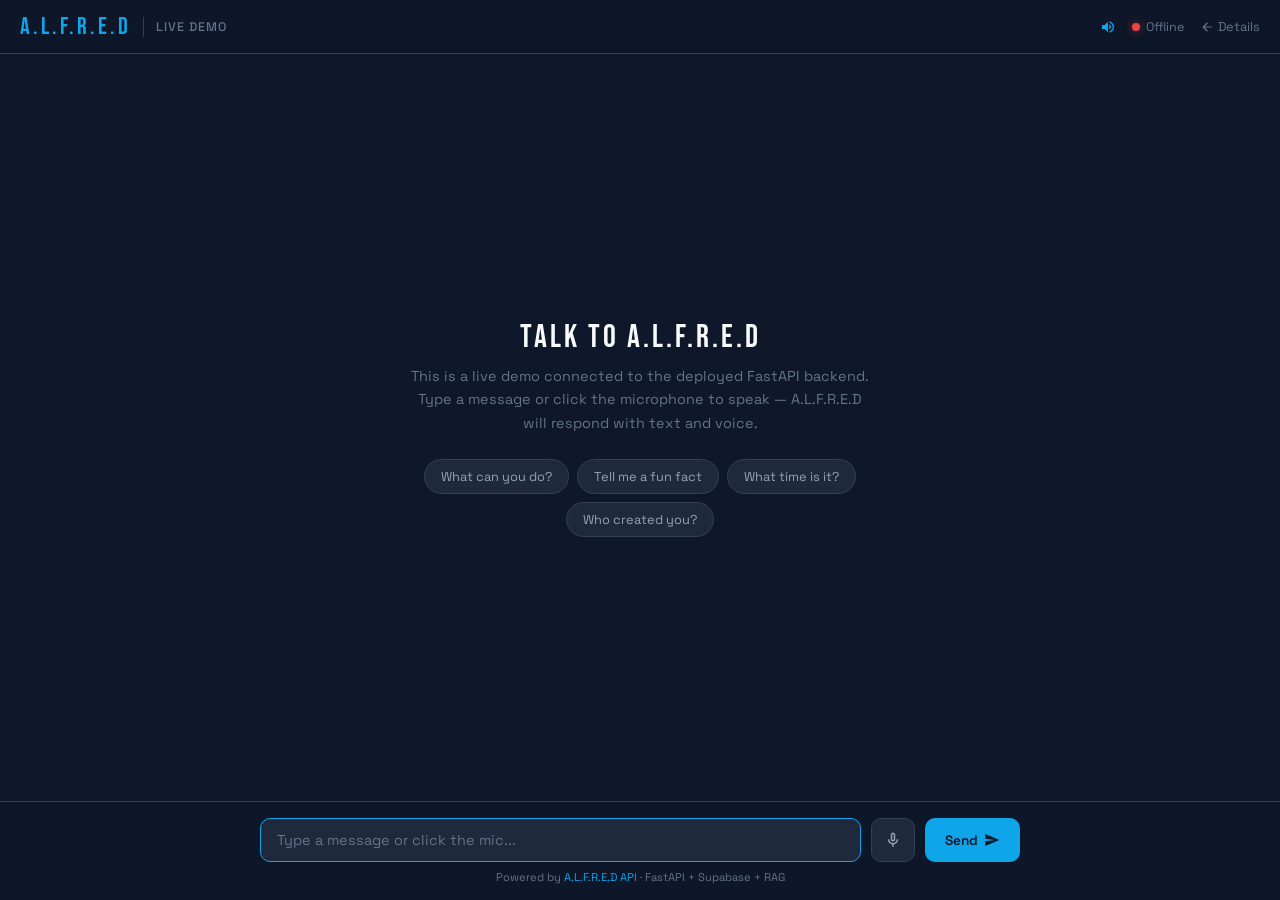
<file: projects/alfred-demo/index.html>
<!DOCTYPE html>
<html lang="en">
<head>
  <meta charset="UTF-8">
  <meta name="viewport" content="width=device-width, initial-scale=1.0">
  <title>A.L.F.R.E.D — Live Demo</title>
  <link rel="icon" type="image/svg+xml" href="../../images/favicon.svg">
  <meta name="description" content="Interactive demo of the A.L.F.R.E.D AI assistant REST API.">
  <link rel="preconnect" href="https://fonts.googleapis.com">
  <link rel="preconnect" href="https://fonts.gstatic.com" crossorigin>
  <link href="https://fonts.googleapis.com/css2?family=Bebas+Neue&family=Space+Grotesk:wght@300;400;500;600;700&family=JetBrains+Mono:wght@400;500&display=swap" rel="stylesheet">
  <style>
    *, *::before, *::after { margin: 0; padding: 0; box-sizing: border-box; }
    :root {
      --bg: #0F172A; --surface: #1E293B; --surface-hover: #253349;
      --sky: #0EA5E9; --sky-glow: #38BDF8; --sky-dim: rgba(14,165,233,0.15);
      --green: #22C55E; --red: #EF4444; --amber: #F59E0B;
      --text: #F8FAFC; --text-muted: #94A3B8; --text-dim: #64748B;
      --border: #334155; --border-light: #475569;
    }
    html, body { height: 100%; }
    body {
      font-family: 'Space Grotesk', sans-serif;
      background: var(--bg);
      color: var(--text);
      display: flex;
      flex-direction: column;
      overflow: hidden;
    }

    /* ── Header ─────────────────────────────── */
    .header {
      display: flex;
      align-items: center;
      justify-content: space-between;
      padding: 12px 20px;
      border-bottom: 1px solid var(--border);
      background: rgba(15,23,42,0.95);
      backdrop-filter: blur(12px);
      flex-shrink: 0;
    }
    .header-left { display: flex; align-items: center; gap: 12px; }
    .header-logo {
      font-family: 'Bebas Neue', sans-serif;
      font-size: 1.5rem;
      letter-spacing: 3px;
      color: var(--sky);
    }
    .header-divider { width: 1px; height: 20px; background: var(--border); }
    .header-label { font-size: 0.78rem; color: var(--text-dim); font-weight: 500; letter-spacing: 1px; text-transform: uppercase; }
    .header-right { display: flex; align-items: center; gap: 16px; }
    .status-dot {
      width: 8px; height: 8px; border-radius: 50%;
      background: var(--text-dim);
      flex-shrink: 0;
      transition: background 300ms;
    }
    .status-dot.online { background: var(--green); box-shadow: 0 0 8px rgba(34,197,94,0.5); }
    .status-dot.offline { background: var(--red); box-shadow: 0 0 8px rgba(239,68,68,0.5); }
    .status-text { font-size: 0.78rem; color: var(--text-dim); display: flex; align-items: center; gap: 6px; }
    .back-link {
      font-size: 0.8rem; color: var(--text-dim); text-decoration: none;
      display: flex; align-items: center; gap: 4px; transition: color 200ms;
    }
    .back-link:hover { color: var(--sky); }
    .back-link svg { width: 14px; height: 14px; fill: currentColor; }

    /* ── Voice Toggle ──────────────────────── */
    .voice-toggle {
      display: flex;
      align-items: center;
      gap: 6px;
      font-size: 0.78rem;
      color: var(--text-dim);
      cursor: pointer;
      user-select: none;
      transition: color 200ms;
    }
    .voice-toggle:hover { color: var(--text-muted); }
    .voice-toggle svg { width: 16px; height: 16px; fill: currentColor; }
    .voice-toggle.active { color: var(--sky); }

    /* ── Chat Area ──────────────────────────── */
    .chat-area {
      flex: 1;
      overflow-y: auto;
      padding: 24px 20px;
      display: flex;
      flex-direction: column;
      gap: 16px;
      scroll-behavior: smooth;
    }
    .chat-area::-webkit-scrollbar { width: 4px; }
    .chat-area::-webkit-scrollbar-track { background: transparent; }
    .chat-area::-webkit-scrollbar-thumb { background: var(--border); border-radius: 2px; }

    .welcome {
      text-align: center;
      padding: 40px 20px;
      max-width: 500px;
      margin: auto;
    }
    .welcome-title {
      font-family: 'Bebas Neue', sans-serif;
      font-size: 2rem;
      letter-spacing: 3px;
      color: var(--text);
      margin-bottom: 8px;
    }
    .welcome-sub { font-size: 0.9rem; color: var(--text-dim); line-height: 1.6; margin-bottom: 24px; }
    .suggestions { display: flex; flex-wrap: wrap; gap: 8px; justify-content: center; }
    .suggestion {
      padding: 8px 16px;
      font-size: 0.8rem;
      font-family: 'Space Grotesk', sans-serif;
      color: var(--text-muted);
      background: var(--surface);
      border: 1px solid var(--border);
      border-radius: 20px;
      cursor: pointer;
      transition: all 200ms;
    }
    .suggestion:hover { border-color: var(--sky); color: var(--sky); }

    .msg { display: flex; flex-direction: column; max-width: 720px; width: 100%; animation: fadeUp 300ms ease; }
    .msg.user { align-self: flex-end; align-items: flex-end; }
    .msg.assistant { align-self: flex-start; align-items: flex-start; }
    .msg-label { font-size: 0.7rem; color: var(--text-dim); margin-bottom: 4px; letter-spacing: 1px; text-transform: uppercase; font-weight: 600; }
    .msg-bubble {
      padding: 12px 16px;
      border-radius: 12px;
      font-size: 0.9rem;
      line-height: 1.65;
      white-space: pre-wrap;
      word-break: break-word;
    }
    .msg.user .msg-bubble {
      background: var(--sky-dim);
      border: 1px solid rgba(14,165,233,0.3);
      color: var(--text);
      border-bottom-right-radius: 4px;
    }
    .msg.assistant .msg-bubble {
      background: var(--surface);
      border: 1px solid var(--border);
      color: var(--text-muted);
      border-bottom-left-radius: 4px;
    }
    .msg-time { font-size: 0.65rem; color: var(--text-dim); margin-top: 4px; font-family: 'JetBrains Mono', monospace; }

    .typing { display: flex; gap: 4px; padding: 12px 16px; }
    .typing span {
      width: 6px; height: 6px; border-radius: 50%;
      background: var(--text-dim);
      animation: bounce 1.4s infinite ease-in-out;
    }
    .typing span:nth-child(2) { animation-delay: 0.16s; }
    .typing span:nth-child(3) { animation-delay: 0.32s; }

    @keyframes bounce {
      0%, 80%, 100% { transform: scale(0.6); opacity: 0.4; }
      40% { transform: scale(1); opacity: 1; }
    }
    @keyframes fadeUp {
      from { opacity: 0; transform: translateY(12px); }
      to { opacity: 1; transform: translateY(0); }
    }

    /* ── Input Bar ──────────────────────────── */
    .input-area {
      padding: 16px 20px;
      border-top: 1px solid var(--border);
      background: rgba(15,23,42,0.95);
      backdrop-filter: blur(12px);
      flex-shrink: 0;
    }
    .input-row { display: flex; gap: 10px; max-width: 760px; margin: 0 auto; }
    .input-field {
      flex: 1;
      padding: 12px 16px;
      font-size: 0.9rem;
      font-family: 'Space Grotesk', sans-serif;
      color: var(--text);
      background: var(--surface);
      border: 1px solid var(--border);
      border-radius: 10px;
      outline: none;
      transition: border-color 200ms;
    }
    .input-field::placeholder { color: var(--text-dim); }
    .input-field:focus { border-color: var(--sky); }

    .icon-btn {
      width: 44px; height: 44px;
      display: flex;
      align-items: center;
      justify-content: center;
      background: var(--surface);
      border: 1px solid var(--border);
      border-radius: 10px;
      cursor: pointer;
      transition: all 200ms;
      flex-shrink: 0;
    }
    .icon-btn svg { width: 18px; height: 18px; fill: var(--text-muted); transition: fill 200ms; }
    .icon-btn:hover { border-color: var(--sky); }
    .icon-btn:hover svg { fill: var(--sky); }
    .icon-btn:disabled { opacity: 0.4; cursor: not-allowed; }
    .icon-btn.listening {
      border-color: var(--red);
      background: rgba(239,68,68,0.1);
      animation: pulse 1.5s infinite;
    }
    .icon-btn.listening svg { fill: var(--red); }

    @keyframes pulse {
      0%, 100% { box-shadow: 0 0 0 0 rgba(239,68,68,0.3); }
      50% { box-shadow: 0 0 0 8px rgba(239,68,68,0); }
    }

    .send-btn {
      padding: 12px 20px;
      font-size: 0.85rem;
      font-weight: 600;
      font-family: 'Space Grotesk', sans-serif;
      color: var(--bg);
      background: var(--sky);
      border: none;
      border-radius: 10px;
      cursor: pointer;
      transition: all 200ms;
      display: flex;
      align-items: center;
      gap: 6px;
    }
    .send-btn:hover:not(:disabled) { background: var(--sky-glow); box-shadow: 0 0 20px rgba(14,165,233,0.3); }
    .send-btn:disabled { opacity: 0.4; cursor: not-allowed; }
    .send-btn svg { width: 16px; height: 16px; fill: currentColor; }
    .input-hint {
      text-align: center;
      font-size: 0.7rem;
      color: var(--text-dim);
      margin-top: 8px;
      max-width: 760px;
      margin-left: auto;
      margin-right: auto;
    }
    .input-hint a { color: var(--sky); text-decoration: none; }
    .input-hint a:hover { text-decoration: underline; }

    /* ── Responsive ─────────────────────────── */
    @media (max-width: 600px) {
      .header { padding: 10px 14px; }
      .header-label { display: none; }
      .header-divider { display: none; }
      .chat-area { padding: 16px 14px; }
      .input-area { padding: 12px 14px; }
      .welcome { padding: 24px 12px; }
      .welcome-title { font-size: 1.6rem; }
      .send-btn span { display: none; }
      .send-btn { padding: 12px 14px; }
    }
  </style>
</head>
<body>

  <div class="header">
    <div class="header-left">
      <div class="header-logo">A.L.F.R.E.D</div>
      <div class="header-divider"></div>
      <div class="header-label">Live Demo</div>
    </div>
    <div class="header-right">
      <div class="voice-toggle active" id="voiceToggle" onclick="toggleVoice()" title="Toggle voice responses">
        <svg viewBox="0 0 24 24"><path d="M3 9v6h4l5 5V4L7 9H3zm13.5 3c0-1.77-1.02-3.29-2.5-4.03v8.05c1.48-.73 2.5-2.25 2.5-4.02zM14 3.23v2.06c2.89.86 5 3.54 5 6.71s-2.11 5.85-5 6.71v2.06c4.01-.91 7-4.49 7-8.77s-2.99-7.86-7-8.77z"/></svg>
      </div>
      <div class="status-text">
        <span class="status-dot" id="statusDot"></span>
        <span id="statusLabel">Connecting...</span>
      </div>
      <a href="../alfred.html" class="back-link">
        <svg viewBox="0 0 24 24"><path d="M20 11H7.83l5.59-5.59L12 4l-8 8 8 8 1.41-1.41L7.83 13H20v-2z"/></svg>
        Details
      </a>
    </div>
  </div>

  <div class="chat-area" id="chatArea">
    <div class="welcome" id="welcome">
      <div class="welcome-title">Talk to A.L.F.R.E.D</div>
      <p class="welcome-sub">This is a live demo connected to the deployed FastAPI backend. Type a message or click the microphone to speak &mdash; A.L.F.R.E.D will respond with text and voice.</p>
      <div class="suggestions">
        <button class="suggestion" onclick="sendSuggestion(this)">What can you do?</button>
        <button class="suggestion" onclick="sendSuggestion(this)">Tell me a fun fact</button>
        <button class="suggestion" onclick="sendSuggestion(this)">What time is it?</button>
        <button class="suggestion" onclick="sendSuggestion(this)">Who created you?</button>
      </div>
    </div>
  </div>

  <div class="input-area">
    <div class="input-row">
      <input type="text" class="input-field" id="msgInput" placeholder="Type a message or click the mic..." autocomplete="off" autofocus>
      <button class="icon-btn" id="micBtn" onclick="toggleMic()" title="Hold to speak">
        <svg viewBox="0 0 24 24"><path d="M12 14c1.66 0 3-1.34 3-3V5c0-1.66-1.34-3-3-3S9 3.34 9 5v6c0 1.66 1.34 3 3 3zm-1-9c0-.55.45-1 1-1s1 .45 1 1v6c0 .55-.45 1-1 1s-1-.45-1-1V5zm6 6c0 2.76-2.24 5-5 5s-5-2.24-5-5H5c0 3.53 2.61 6.43 6 6.92V21h2v-3.08c3.39-.49 6-3.39 6-6.92h-2z"/></svg>
      </button>
      <button class="send-btn" id="sendBtn" onclick="send()">
        <span>Send</span>
        <svg viewBox="0 0 24 24"><path d="M2.01 21L23 12 2.01 3 2 10l15 2-15 2z"/></svg>
      </button>
    </div>
    <div class="input-hint">Powered by <a href="https://alfred-production-5c1f.up.railway.app/docs" target="_blank">A.L.F.R.E.D API</a> &middot; FastAPI + Supabase + RAG</div>
  </div>

  <script>
    const API = 'https://alfred-production-5c1f.up.railway.app';
    const API_KEY = 'alfred-demo-2026';
    const HEADERS = { 'Content-Type': 'application/json', 'X-API-Key': API_KEY };
    const chatArea = document.getElementById('chatArea');
    const msgInput = document.getElementById('msgInput');
    const sendBtn  = document.getElementById('sendBtn');
    const micBtn   = document.getElementById('micBtn');
    const statusDot = document.getElementById('statusDot');
    const statusLabel = document.getElementById('statusLabel');
    const voiceToggle = document.getElementById('voiceToggle');
    const welcome = document.getElementById('welcome');
    let sending = false;
    let voiceEnabled = true;
    let listening = false;
    let recognition = null;
    let sessionId = null;  // Persists across messages within a visit

    // ── Speech Recognition (STT) ──────────────────────────────────────────────

    const SpeechRecognition = window.SpeechRecognition || window.webkitSpeechRecognition;
    if (SpeechRecognition) {
      recognition = new SpeechRecognition();
      recognition.continuous = false;
      recognition.interimResults = false;
      recognition.lang = 'en-US';

      recognition.onresult = (e) => {
        const transcript = e.results[0][0].transcript;
        msgInput.value = transcript;
        stopListening();
        send();
      };

      recognition.onerror = (e) => {
        console.warn('Speech recognition error:', e.error);
        stopListening();
      };

      recognition.onend = () => {
        stopListening();
      };
    } else {
      micBtn.style.display = 'none';
    }

    function toggleMic() {
      if (!recognition) return;
      if (listening) {
        recognition.abort();
        stopListening();
      } else {
        startListening();
      }
    }

    function startListening() {
      if (!recognition || sending) return;
      listening = true;
      micBtn.classList.add('listening');
      msgInput.placeholder = 'Listening...';
      try {
        recognition.start();
      } catch (e) {
        stopListening();
      }
    }

    function stopListening() {
      listening = false;
      micBtn.classList.remove('listening');
      msgInput.placeholder = 'Type a message or click the mic...';
    }

    // ── Speech Synthesis (TTS) ────────────────────────────────────────────────

    const synth = window.speechSynthesis;

    function cleanForSpeech(text) {
      // Remove emojis
      text = text.replace(/[\u{1F000}-\u{1FFFF}|\u{2600}-\u{27BF}|\u{FE00}-\u{FEFF}|\u{1F900}-\u{1F9FF}|\u{200D}|\u{20E3}|\u{E0020}-\u{E007F}]/gu, '');
      // Pronounce acronyms naturally
      text = text.replace(/A\.L\.F\.R\.E\.D\.?/gi, 'Alfred');
      text = text.replace(/J\.A\.R\.V\.I\.S\.?/gi, 'Jarvis');
      // Remove special characters (keep letters, numbers, basic punctuation, spaces)
      text = text.replace(/[*#_~`|<>{}[\]^\\]/g, '');
      // Clean up extra whitespace
      text = text.replace(/\s{2,}/g, ' ');
      return text.trim();
    }

    function speak(text) {
      if (!voiceEnabled || !synth) return;
      synth.cancel();
      const utterance = new SpeechSynthesisUtterance(cleanForSpeech(text));
      utterance.rate = 1.0;
      utterance.pitch = 1.0;

      // Prefer a male English voice
      const voices = synth.getVoices();
      const preferred = voices.find(v =>
        v.lang.startsWith('en') && v.name.toLowerCase().includes('male')
      ) || voices.find(v =>
        v.lang.startsWith('en') && (v.name.includes('Daniel') || v.name.includes('James') || v.name.includes('Google UK English Male'))
      ) || voices.find(v => v.lang.startsWith('en'));

      if (preferred) utterance.voice = preferred;
      synth.speak(utterance);
    }

    // Voices load async in some browsers
    if (synth) synth.onvoiceschanged = () => {};

    // Mobile browsers require a user gesture to unlock speech synthesis
    let ttsUnlocked = false;
    function unlockTTS() {
      if (ttsUnlocked || !synth) return;
      const silence = new SpeechSynthesisUtterance('');
      silence.volume = 0;
      synth.speak(silence);
      ttsUnlocked = true;
    }
    document.addEventListener('click', unlockTTS, { once: true });
    document.addEventListener('touchstart', unlockTTS, { once: true });

    function toggleVoice() {
      voiceEnabled = !voiceEnabled;
      voiceToggle.classList.toggle('active', voiceEnabled);
      voiceToggle.title = voiceEnabled ? 'Voice on (click to mute)' : 'Voice off (click to unmute)';
      if (!voiceEnabled && synth) synth.cancel();
    }

    // ── Health Check ──────────────────────────────────────────────────────────

    async function checkHealth() {
      try {
        const r = await fetch(`${API}/system/health`);
        const d = await r.json();
        statusDot.className = 'status-dot ' + (d.status === 'healthy' ? 'online' : 'offline');
        statusLabel.textContent = d.status === 'healthy' ? 'Online' : 'Degraded';
      } catch {
        statusDot.className = 'status-dot offline';
        statusLabel.textContent = 'Offline';
      }
    }
    checkHealth();
    setInterval(checkHealth, 30000);

    // ── Chat ──────────────────────────────────────────────────────────────────

    function timeStr() {
      return new Date().toLocaleTimeString([], { hour: '2-digit', minute: '2-digit' });
    }

    function addMsg(role, text) {
      if (welcome) welcome.style.display = 'none';
      const div = document.createElement('div');
      div.className = `msg ${role}`;
      const content = role === 'assistant' ? renderMarkdown(text) : escapeHtml(text);
      div.innerHTML = `
        <div class="msg-label">${role === 'user' ? 'You' : 'A.L.F.R.E.D'}</div>
        <div class="msg-bubble">${content}</div>
        <div class="msg-time">${timeStr()}</div>
      `;
      chatArea.appendChild(div);
      chatArea.scrollTop = chatArea.scrollHeight;
      return div;
    }

    function showTyping() {
      const div = document.createElement('div');
      div.className = 'msg assistant';
      div.id = 'typing';
      div.innerHTML = `
        <div class="msg-label">A.L.F.R.E.D</div>
        <div class="msg-bubble"><div class="typing"><span></span><span></span><span></span></div></div>
      `;
      chatArea.appendChild(div);
      chatArea.scrollTop = chatArea.scrollHeight;
    }

    function removeTyping() {
      const el = document.getElementById('typing');
      if (el) el.remove();
    }

    function escapeHtml(s) {
      const d = document.createElement('div');
      d.textContent = s;
      return d.innerHTML;
    }

    function renderMarkdown(text) {
      let html = escapeHtml(text);
      // Bold: **text** or __text__
      html = html.replace(/\*\*(.+?)\*\*/g, '<strong>$1</strong>');
      html = html.replace(/__(.+?)__/g, '<strong>$1</strong>');
      // Italic: *text* or _text_
      html = html.replace(/\*(.+?)\*/g, '<em>$1</em>');
      html = html.replace(/(?<!\w)_(.+?)_(?!\w)/g, '<em>$1</em>');
      // Inline code: `text`
      html = html.replace(/`(.+?)`/g, '<code style="background:rgba(14,165,233,0.15);padding:1px 5px;border-radius:4px;font-size:0.85em">$1</code>');
      // Line breaks
      html = html.replace(/\n/g, '<br>');
      return html;
    }

    async function send() {
      const text = msgInput.value.trim();
      if (!text || sending) return;

      sending = true;
      sendBtn.disabled = true;
      micBtn.disabled = true;
      msgInput.value = '';
      addMsg('user', text);
      showTyping();

      const controller = new AbortController();
      const timeout = setTimeout(() => controller.abort(), 30000);

      try {
        const payload = { message: text };
        if (sessionId) payload.session_id = sessionId;

        const r = await fetch(`${API}/chat/stream`, {
          method: 'POST',
          headers: HEADERS,
          body: JSON.stringify(payload),
          signal: controller.signal
        });

        if (!r.ok || !r.body) throw new Error(`HTTP ${r.status}`);

        const reader = r.body.getReader();
        const decoder = new TextDecoder();
        let buffer = '';
        let fullContent = '';
        let bubble = null;

        while (true) {
          const { value, done } = await reader.read();
          if (done) break;

          buffer += decoder.decode(value, { stream: true });
          const lines = buffer.split('\n');
          buffer = lines.pop(); // keep incomplete line

          for (const line of lines) {
            if (!line.startsWith('data: ')) continue;
            let evt;
            try { evt = JSON.parse(line.slice(6)); } catch { continue; }

            if (evt.type === 'session') {
              sessionId = evt.session_id;
              removeTyping();
              if (welcome) welcome.style.display = 'none';
              const div = document.createElement('div');
              div.className = 'msg assistant';
              div.innerHTML = `
                <div class="msg-label">A.L.F.R.E.D</div>
                <div class="msg-bubble"></div>
                <div class="msg-time">${timeStr()}</div>
              `;
              chatArea.appendChild(div);
              chatArea.scrollTop = chatArea.scrollHeight;
              bubble = div.querySelector('.msg-bubble');
            } else if (evt.type === 'token' && bubble) {
              fullContent += evt.content;
              bubble.textContent = fullContent;
              chatArea.scrollTop = chatArea.scrollHeight;
            } else if (evt.type === 'done') {
              if (bubble) bubble.innerHTML = renderMarkdown(fullContent);
              speak(fullContent);
            }
          }
        }
      } catch (e) {
        removeTyping();
        const msg = e.name === 'AbortError'
          ? 'Request timed out. Please try again.'
          : 'Sorry, I could not reach the server. Please try again later.';
        addMsg('assistant', msg);
      } finally {
        clearTimeout(timeout);
        sending = false;
        sendBtn.disabled = false;
        micBtn.disabled = false;
        msgInput.focus();
      }
    }

    function sendSuggestion(btn) {
      msgInput.value = btn.textContent;
      send();
    }

    msgInput.addEventListener('keydown', (e) => {
      if (e.key === 'Enter' && !e.shiftKey) {
        e.preventDefault();
        send();
      }
    });
  </script>
</body>
</html>
</file>
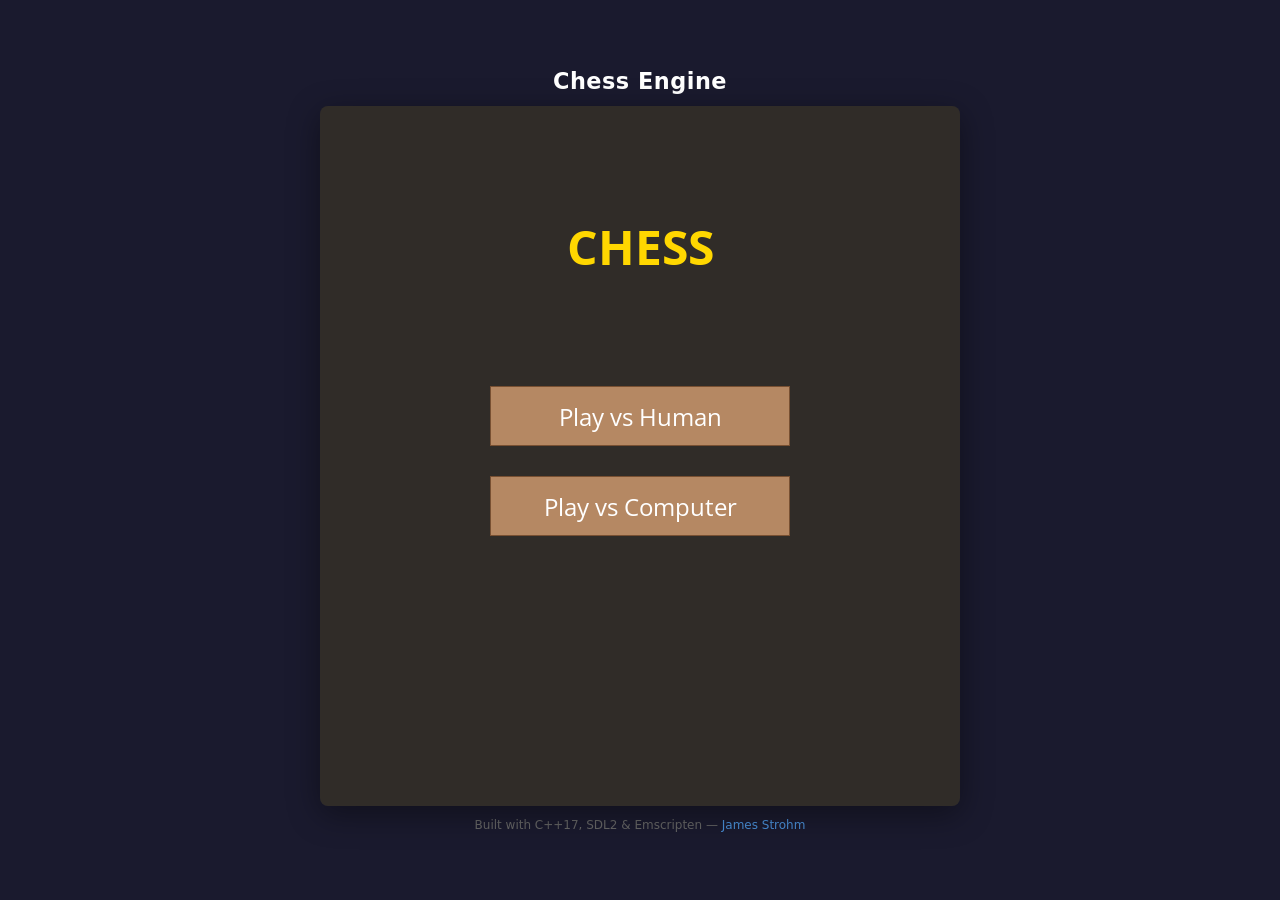
<file: projects/chess-demo/index.html>
<!DOCTYPE html>
<html lang="en">
<head>
    <meta charset="utf-8">
    <meta name="viewport" content="width=device-width, initial-scale=1.0">
    <title>Chess Engine</title>
    <style>
        * { margin: 0; padding: 0; box-sizing: border-box; }
        body {
            background: #1a1a2e;
            color: #e0e0e0;
            font-family: 'Segoe UI', system-ui, -apple-system, sans-serif;
            display: flex;
            flex-direction: column;
            align-items: center;
            justify-content: center;
            min-height: 100vh;
            overflow: hidden;
        }
        h1 {
            font-size: 1.4rem;
            font-weight: 600;
            color: #ffffff;
            margin-bottom: 12px;
            letter-spacing: 0.5px;
        }
        #canvas-container {
            position: relative;
            border-radius: 8px;
            overflow: hidden;
            box-shadow: 0 8px 32px rgba(0,0,0,0.4);
        }
        canvas.emscripten {
            display: block;
            border: none;
            outline: none;
            max-width: 100vw;
            max-height: calc(100vh - 60px);
            object-fit: contain;
        }
        /* Loading overlay */
        #loading {
            position: absolute;
            top: 0; left: 0; right: 0; bottom: 0;
            background: #1a1a2e;
            display: flex;
            flex-direction: column;
            align-items: center;
            justify-content: center;
            z-index: 10;
            transition: opacity 0.3s ease;
        }
        #loading.hidden {
            opacity: 0;
            pointer-events: none;
        }
        #loading p {
            font-size: 1rem;
            margin-bottom: 16px;
            color: #aaa;
        }
        #progress-bar {
            width: 240px;
            height: 6px;
            background: #333;
            border-radius: 3px;
            overflow: hidden;
        }
        #progress-fill {
            width: 0%;
            height: 100%;
            background: linear-gradient(90deg, #4a90d9, #67b8f7);
            border-radius: 3px;
            transition: width 0.2s ease;
        }
        .footer {
            margin-top: 12px;
            font-size: 0.75rem;
            color: #666;
        }
        .footer a {
            color: #4a90d9;
            text-decoration: none;
        }
    </style>
</head>
<body>
    <h1>Chess Engine</h1>
    <div id="canvas-container">
        <canvas class="emscripten" id="canvas" oncontextmenu="event.preventDefault()" tabindex="-1"
                width="640" height="700"></canvas>
        <div id="loading">
            <p>Loading...</p>
            <div id="progress-bar">
                <div id="progress-fill"></div>
            </div>
        </div>
    </div>
    <p class="footer">Built with C++17, SDL2 &amp; Emscripten &mdash; <a href="https://github.com/jstrohm21" target="_blank">James Strohm</a></p>

    <script>
        var Module = {
            canvas: (function() {
                var c = document.getElementById('canvas');
                // Scale canvas to fit screen while keeping SDL coordinates correct
                function resizeCanvas() {
                    var maxW = window.innerWidth;
                    var maxH = window.innerHeight - 60;
                    var scale = Math.min(maxW / 640, maxH / 700, 1);
                    c.style.width = Math.floor(640 * scale) + 'px';
                    c.style.height = Math.floor(700 * scale) + 'px';
                }
                resizeCanvas();
                window.addEventListener('resize', resizeCanvas);
                return c;
            })(),
            setStatus: function(text) {
                var m = text.match(/([^(]+)\((\d+(\.\d+)?)\/(\d+)\)/);
                var progress = document.getElementById('progress-fill');
                var loading = document.getElementById('loading');
                if (m) {
                    var pct = (parseInt(m[2]) / parseInt(m[4])) * 100;
                    progress.style.width = pct + '%';
                } else if (text === '') {
                    loading.classList.add('hidden');
                }
            },
            onRuntimeInitialized: function() {
                document.getElementById('loading').classList.add('hidden');
            }
        };
    </script>
    <script async type="text/javascript" src="chess.js"></script>
</body>
</html>
</file>
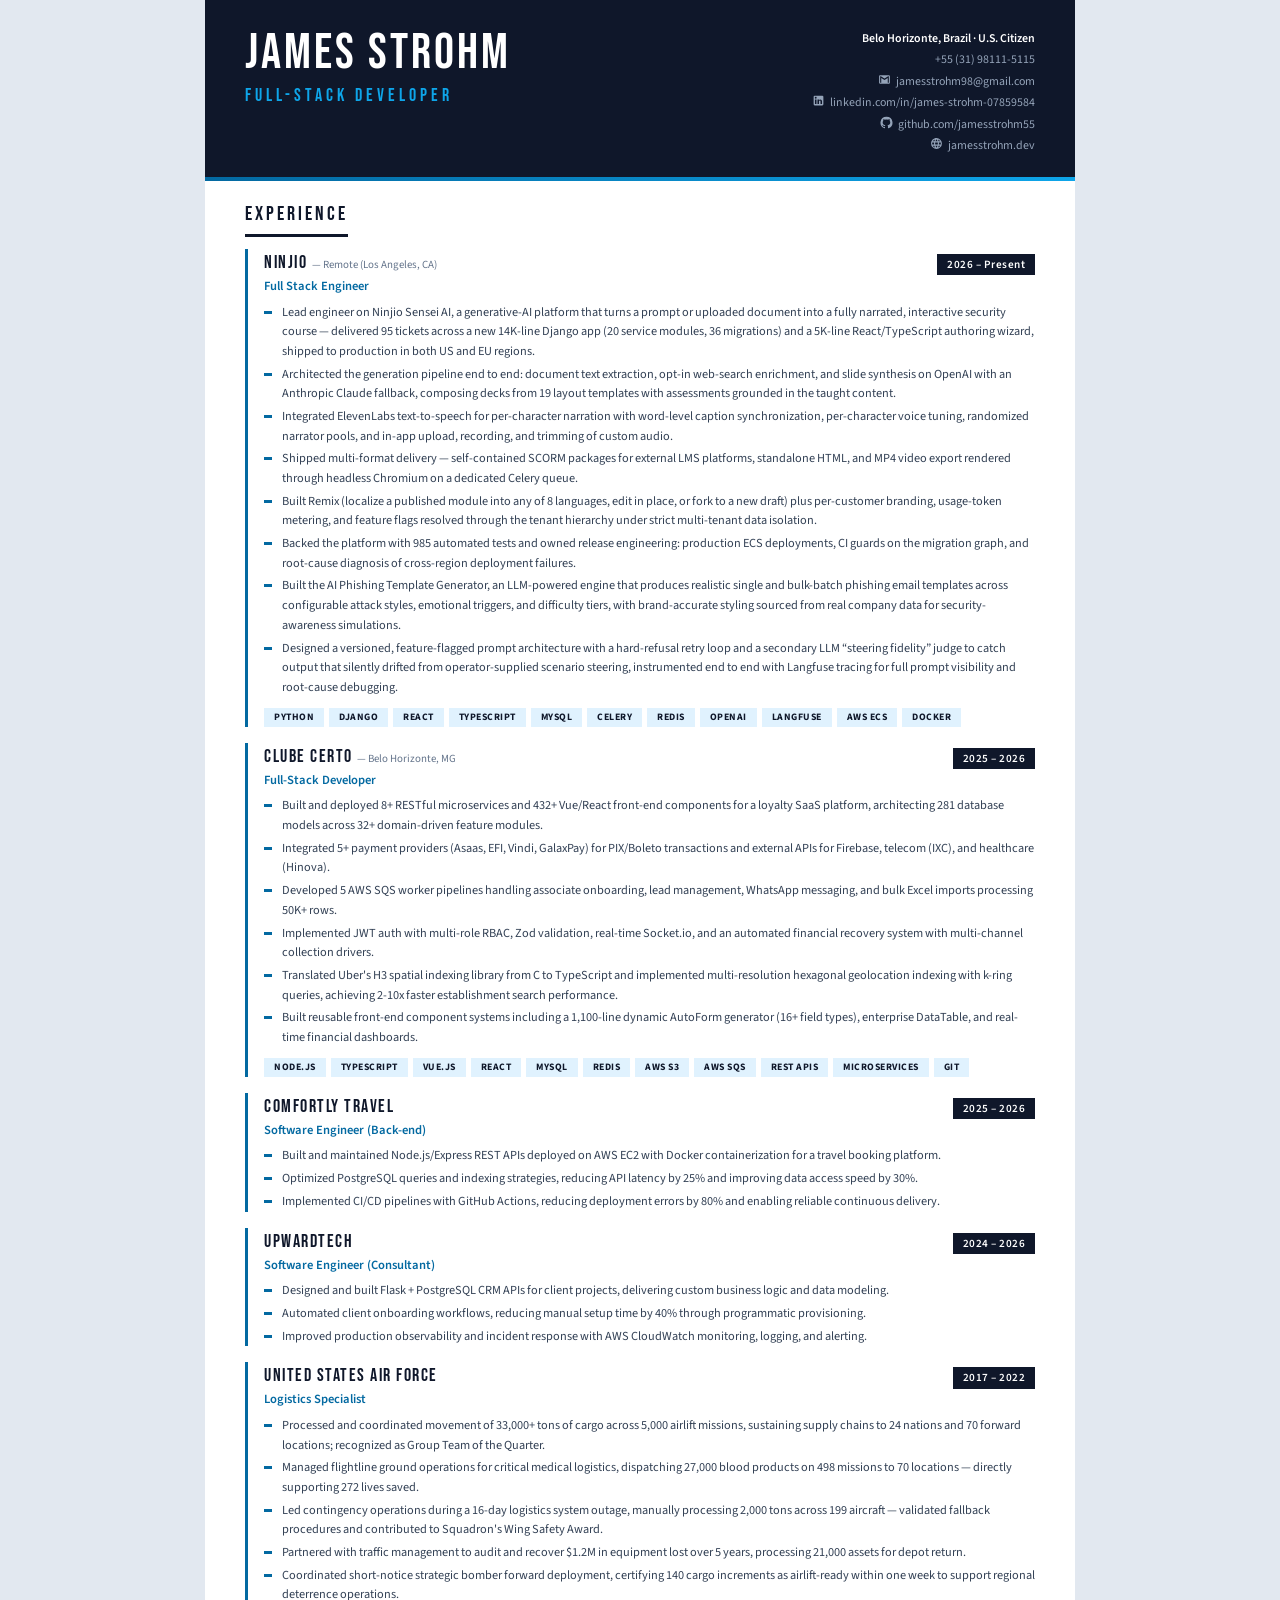
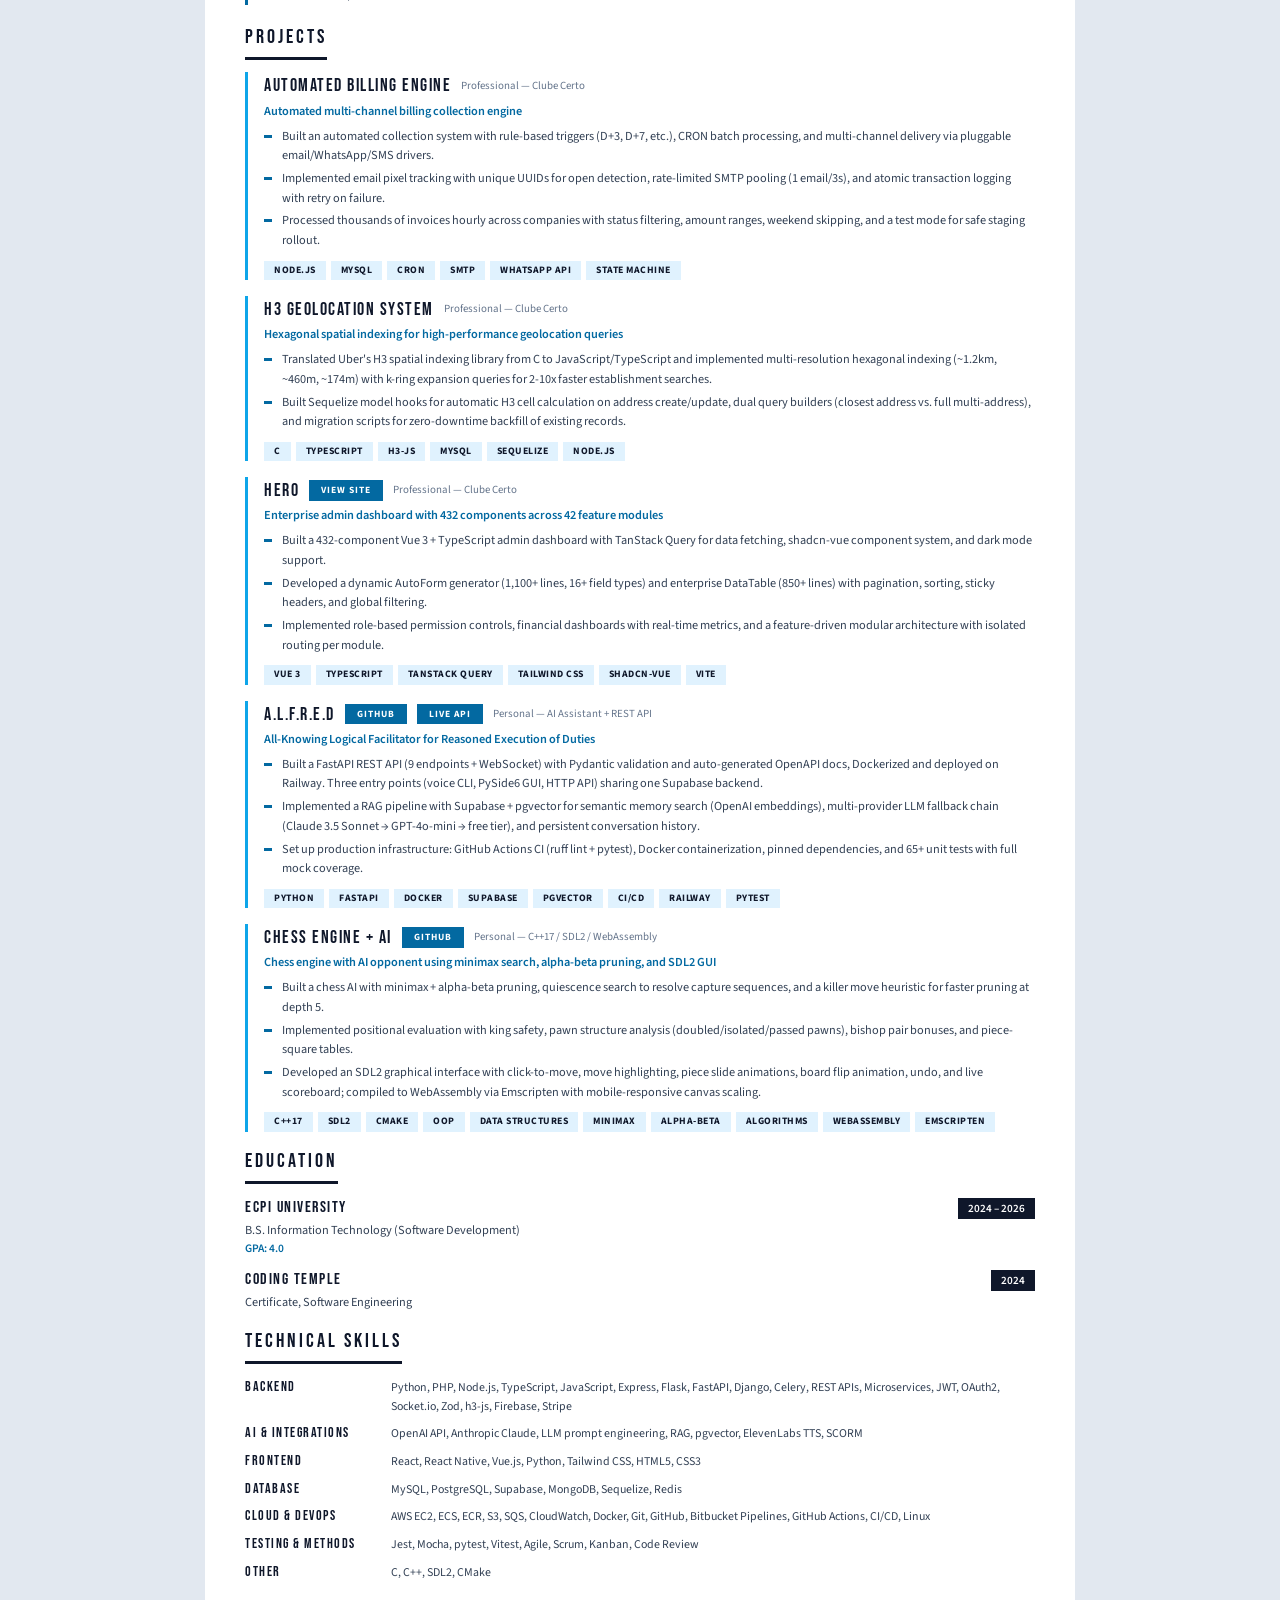
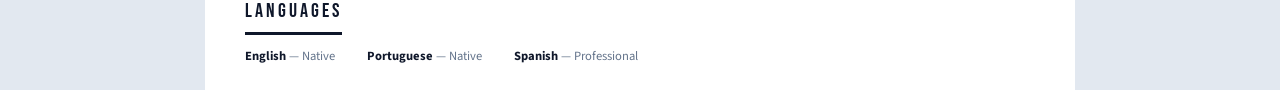
<file: James_Strohm_Resume.html>
<!DOCTYPE html>
<html lang="en">
<head>
  <meta charset="UTF-8">
  <meta name="viewport" content="width=device-width, initial-scale=1.0">
  <title>James Strohm - Full-Stack Developer</title>
  <link rel="preconnect" href="https://fonts.googleapis.com">
  <link rel="preconnect" href="https://fonts.gstatic.com" crossorigin>
  <link href="https://fonts.googleapis.com/css2?family=Bebas+Neue&family=Source+Sans+3:wght@300;400;500;600;700&display=swap" rel="stylesheet">
  <style>
    *, *::before, *::after {
      margin: 0;
      padding: 0;
      box-sizing: border-box;
    }

    :root {
      --navy: #0F172A;
      --slate: #334155;
      --blue: #0369A1;
      --blue-dark: #075985;
      --blue-light: #E0F2FE;
      --sky: #0EA5E9;
      --bg: #F8FAFC;
      --text-strong: #FFFFFF;
      --text: #020617;
      --text-muted: #64748B;
      --border: #CBD5E1;
      --border-light: #E2E8F0;
    }

    html {
      font-size: 14px;
      -webkit-print-color-adjust: exact;
      print-color-adjust: exact;
    }

    body {
      font-family: 'Source Sans 3', 'Source Sans Pro', -apple-system, sans-serif;
      color: var(--text);
      background: var(--border-light);
      line-height: 1.55;
    }

    .page {
      max-width: 870px;
      margin: 0 auto;
      background: var(--text-strong);
      min-height: 100vh;
      overflow: hidden;
    }

    /* --- HEADER --- */
    .header {
      background: var(--navy);
      color: var(--text-strong);
      padding: 28px 40px 24px;
      position: relative;
    }

    .header::after {
      content: '';
      position: absolute;
      bottom: 0;
      left: 0;
      right: 0;
      height: 4px;
      background: linear-gradient(90deg, var(--blue), var(--sky));
    }

    .header-top {
      display: flex;
      justify-content: space-between;
      align-items: flex-start;
      gap: 24px;
    }

    .header-name {
      font-family: 'Bebas Neue', sans-serif;
      font-size: 3.6rem;
      font-weight: 400;
      letter-spacing: 3px;
      line-height: 1;
      color: var(--text-strong);
    }

    .header-title {
      font-family: 'Bebas Neue', sans-serif;
      font-size: 1.3rem;
      font-weight: 400;
      color: var(--sky);
      margin-top: 4px;
      letter-spacing: 4px;
      text-transform: uppercase;
    }

    .header-contact {
      text-align: right;
      font-size: 0.85rem;
      color: #94A3B8;
      line-height: 1.8;
      flex-shrink: 0;
    }

    .header-contact a {
      color: #94A3B8;
      text-decoration: none;
      transition: color 200ms;
    }

    .header-contact a:hover {
      color: var(--sky);
    }

    .contact-icon {
      display: inline-block;
      width: 13px;
      height: 13px;
      vertical-align: -1px;
      margin-right: 5px;
      fill: #94A3B8;
    }

    .header-contact .location {
      font-weight: 600;
      color: var(--text-strong);
    }


    /* --- MAIN CONTENT --- */
    .content {
      padding: 0 40px 24px;
    }

    /* --- SECTION --- */
    .section {
      padding-top: 18px;
    }

    .section + .section {
      padding-top: 14px;
    }

    .section-title {
      font-family: 'Bebas Neue', sans-serif;
      font-size: 1.4rem;
      font-weight: 400;
      letter-spacing: 3px;
      color: var(--navy);
      margin-bottom: 10px;
      padding-bottom: 5px;
      border-bottom: 3px solid var(--navy);
      display: inline-block;
    }

    .section-title-wrapper {
      margin-bottom: 2px;
    }

    /* --- SUMMARY --- */
    .summary p {
      color: var(--slate);
      font-size: 1rem;
      line-height: 1.7;
      font-weight: 400;
    }

    /* --- EXPERIENCE --- */
    .experience-item {
      margin-bottom: 16px;
      padding-left: 16px;
      border-left: 3px solid var(--blue);
    }

    .experience-item:last-child {
      margin-bottom: 0;
    }

    .exp-header {
      display: flex;
      justify-content: space-between;
      align-items: baseline;
      margin-bottom: 1px;
    }

    .exp-company {
      font-family: 'Bebas Neue', sans-serif;
      font-size: 1.25rem;
      font-weight: 400;
      letter-spacing: 1.5px;
      color: var(--navy);
    }

    .exp-date {
      font-size: 0.8rem;
      color: var(--text-strong);
      background: var(--navy);
      padding: 2px 10px;
      font-weight: 600;
      letter-spacing: 0.5px;
      flex-shrink: 0;
    }

    .exp-role {
      font-size: 0.9rem;
      font-weight: 600;
      color: var(--blue);
      margin-bottom: 6px;
    }

    .exp-location {
      font-size: 0.78rem;
      color: var(--text-muted);
      font-weight: 400;
      letter-spacing: 0;
      font-family: 'Source Sans 3', sans-serif;
    }

    .exp-bullets {
      list-style: none;
      padding: 0;
    }

    .exp-bullets li {
      position: relative;
      padding-left: 18px;
      font-size: 0.88rem;
      color: var(--slate);
      line-height: 1.6;
      margin-bottom: 3px;
    }

    .exp-bullets li::before {
      content: '';
      position: absolute;
      left: 0;
      top: 8px;
      width: 8px;
      height: 3px;
      background: var(--blue);
    }

    /* --- TAGS --- */
    .tags {
      display: flex;
      flex-wrap: wrap;
      gap: 5px;
      margin-top: 10px;
    }

    .tag {
      display: inline-block;
      padding: 2px 10px;
      font-size: 0.7rem;
      font-weight: 700;
      color: var(--navy);
      background: var(--blue-light);
      letter-spacing: 0.5px;
      text-transform: uppercase;
    }

    /* --- PROJECTS --- */
    .project-item {
      margin-bottom: 16px;
      padding-left: 16px;
      border-left: 3px solid var(--sky);
    }

    .project-item:last-child {
      margin-bottom: 0;
    }

    .project-header {
      display: flex;
      align-items: center;
      gap: 10px;
      margin-bottom: 2px;
      flex-wrap: wrap;
    }

    .project-name {
      font-family: 'Bebas Neue', sans-serif;
      font-size: 1.25rem;
      font-weight: 400;
      letter-spacing: 1.5px;
      color: var(--navy);
    }

    .project-link-btn {
      display: inline-block;
      padding: 3px 12px;
      font-size: 0.68rem;
      font-weight: 700;
      color: var(--text-strong);
      background: var(--blue);
      text-decoration: none;
      letter-spacing: 1px;
      text-transform: uppercase;
      transition: background 200ms ease;
      cursor: pointer;
    }

    .project-link-btn:hover {
      background: var(--blue-dark);
    }

    .project-context {
      font-size: 0.78rem;
      color: var(--text-muted);
    }

    .project-subtitle {
      font-size: 0.88rem;
      color: var(--blue);
      font-weight: 600;
      margin-bottom: 6px;
    }

    /* --- EDUCATION --- */
    .edu-item {
      margin-bottom: 10px;
    }

    .edu-item:last-child {
      margin-bottom: 0;
    }

    .edu-header {
      display: flex;
      justify-content: space-between;
      align-items: baseline;
    }

    .edu-school {
      font-family: 'Bebas Neue', sans-serif;
      font-weight: 400;
      font-size: 1.15rem;
      letter-spacing: 1.5px;
      color: var(--navy);
    }

    .edu-date {
      font-size: 0.8rem;
      color: var(--text-strong);
      background: var(--navy);
      padding: 2px 10px;
      font-weight: 600;
    }

    .edu-degree {
      font-size: 0.88rem;
      color: var(--slate);
    }

    .edu-gpa {
      font-size: 0.82rem;
      color: var(--blue);
      font-weight: 600;
    }

    /* --- SKILLS --- */
    .skills-grid {
      display: grid;
      grid-template-columns: 130px 1fr;
      gap: 6px 16px;
      align-items: baseline;
    }

    .skill-category {
      font-family: 'Bebas Neue', sans-serif;
      font-weight: 400;
      font-size: 1rem;
      letter-spacing: 1.5px;
      color: var(--navy);
    }

    .skill-list {
      font-size: 0.85rem;
      color: var(--slate);
      line-height: 1.6;
    }

    /* --- LANGUAGES --- */
    .languages-row {
      display: flex;
      gap: 32px;
    }

    .lang-item {
      font-size: 0.9rem;
    }

    .lang-name {
      font-weight: 700;
      color: var(--navy);
    }

    .lang-level {
      color: var(--text-muted);
    }

    /* --- PRINT --- */
    @media print {
      html {
        font-size: 11.5px;
      }

      body {
        background: white;
      }

      .page {
        box-shadow: none;
        max-width: 100%;
      }

      .header {
        padding: 20px 32px 16px;
      }

      .header-name {
        font-size: 3rem;
      }

      .content {
        padding: 0 32px 16px;
      }

      .section {
        padding-top: 12px;
      }

      .section + .section {
        padding-top: 10px;
      }

      .section-title {
        font-size: 1.3rem;
        margin-bottom: 10px;
        padding-bottom: 4px;
      }

      .section-title-wrapper {
        margin-bottom: 2px;
      }

      .experience-item,
      .project-item {
        margin-bottom: 12px;
      }

      .exp-bullets li {
        margin-bottom: 1px;
        line-height: 1.45;
      }

      .tags {
        margin-top: 6px;
      }

      .project-subtitle,
      .exp-role {
        margin-bottom: 4px;
      }

      .edu-item {
        margin-bottom: 6px;
      }

      .skills-grid {
        gap: 3px 12px;
      }

      a {
        color: inherit;
        text-decoration: none;
      }

      .header-contact a {
        color: #94A3B8;
        text-decoration: underline;
      }

      .project-link-btn {
        text-decoration: underline;
        color: var(--text-strong);
      }
    }

    @media screen and (max-width: 600px) {
      .header {
        padding: 28px 20px 24px;
      }

      .header-name {
        font-size: 2.6rem;
      }

      .content {
        padding: 0 20px 24px;
      }

      .header-top {
        flex-direction: column;
      }

      .header-contact {
        text-align: left;
      }

      .exp-header,
      .edu-header {
        flex-direction: column;
        gap: 4px;
      }

      .exp-date,
      .edu-date {
        align-self: flex-start;
      }

      .skills-grid {
        grid-template-columns: 1fr;
        gap: 4px;
      }

      .languages-row {
        flex-direction: column;
        gap: 8px;
      }

      .experience-item,
      .project-item {
        padding-left: 12px;
      }
    }
  </style>
</head>
<body>
  <div class="page">

    <!-- HEADER -->
    <header class="header">
      <div class="header-top">
        <div>
          <h1 class="header-name">James Strohm</h1>
          <p class="header-title">Full-Stack Developer</p>
        </div>
        <div class="header-contact">
          <div class="location">Belo Horizonte, Brazil &middot; U.S. Citizen</div>
          <div>+55 (31) 98111-5115</div>
          <div><a href="mailto:jamesstrohm98@gmail.com"><svg class="contact-icon" viewBox="0 0 24 24" xmlns="http://www.w3.org/2000/svg"><path d="M20 18h-2V9.25L12 13 6 9.25V18H4V6h1.2l6.8 4.25L18.8 6H20m0-2H4c-1.11 0-2 .89-2 2v12a2 2 0 002 2h16a2 2 0 002-2V6a2 2 0 00-2-2z"/></svg>jamesstrohm98@gmail.com</a></div>
          <div><a href="https://linkedin.com/in/james-strohm-07859584"><svg class="contact-icon" viewBox="0 0 24 24" xmlns="http://www.w3.org/2000/svg"><path d="M19 3a2 2 0 012 2v14a2 2 0 01-2 2H5a2 2 0 01-2-2V5a2 2 0 012-2h14m-.5 15.5v-5.3a3.26 3.26 0 00-3.26-3.26c-.85 0-1.84.52-2.32 1.3v-1.11h-2.79v8.37h2.79v-4.93c0-.77.62-1.4 1.39-1.4a1.4 1.4 0 011.4 1.4v4.93h2.79M6.88 8.56a1.68 1.68 0 001.68-1.68c0-.93-.75-1.69-1.68-1.69a1.69 1.69 0 00-1.69 1.69c0 .93.76 1.68 1.69 1.68m1.39 9.94v-8.37H5.5v8.37h2.77z"/></svg>linkedin.com/in/james-strohm-07859584</a></div>
          <div><a href="https://github.com/jamesstrohm55"><svg class="contact-icon" viewBox="0 0 24 24" xmlns="http://www.w3.org/2000/svg"><path d="M12 1.27a11 11 0 00-3.48 21.46c.55.09.73-.28.73-.55v-1.84c-3.03.64-3.67-1.46-3.67-1.46-.55-1.29-1.28-1.65-1.28-1.65-.92-.65.1-.65.1-.65 1.1 0 1.73 1.1 1.73 1.1.92 1.65 2.57 1.2 3.21.92a2.16 2.16 0 01.64-1.47c-2.47-.27-5.04-1.19-5.04-5.5 0-1.1.46-2.1 1.2-2.84a3.76 3.76 0 010-2.93s.91-.28 3.11 1.1c1.8-.49 3.7-.49 5.5 0 2.1-1.38 3.02-1.1 3.02-1.1a3.76 3.76 0 010 2.93c.74.74 1.2 1.74 1.2 2.84 0 4.31-2.58 5.23-5.06 5.5.45.37.82.92.82 2.02v3.03c0 .27.18.64.73.55A11 11 0 0012 1.27"/></svg>github.com/jamesstrohm55</a></div>
          <div><a href="https://jamesstrohm.dev"><svg class="contact-icon" viewBox="0 0 24 24" xmlns="http://www.w3.org/2000/svg"><path d="M16.36 14c.08-.66.14-1.32.14-2 0-.68-.06-1.34-.14-2h3.38c.16.64.26 1.31.26 2s-.1 1.36-.26 2m-5.15 5.56c.6-1.11 1.06-2.31 1.38-3.56h2.95a8.03 8.03 0 01-4.33 3.56M14.34 14H9.66c-.1-.66-.16-1.32-.16-2 0-.68.06-1.35.16-2h4.68c.09.65.16 1.32.16 2 0 .68-.07 1.34-.16 2M12 19.96c-.83-1.2-1.48-2.53-1.91-3.96h3.82c-.43 1.43-1.08 2.76-1.91 3.96M8 8H5.08A7.923 7.923 0 019.4 4.44C8.8 5.55 8.35 6.75 8 8m-2.92 8H8c.35 1.25.8 2.45 1.4 3.56A8.008 8.008 0 015.08 16m-.82-2C4.1 13.36 4 12.69 4 12s.1-1.36.26-2h3.38c-.08.66-.14 1.32-.14 2 0 .68.06 1.34.14 2M12 4.03c.83 1.2 1.48 2.54 1.91 3.97H10.09c.43-1.43 1.08-2.77 1.91-3.97M18.92 8h-2.95a15.65 15.65 0 00-1.38-3.56c1.84.63 3.37 1.9 4.33 3.56M12 2C6.47 2 2 6.5 2 12a10 10 0 0010 10 10 10 0 0010-10A10 10 0 0012 2z"/></svg>jamesstrohm.dev</a></div>
        </div>
      </div>
    </header>

    <div class="content">

      <!-- EXPERIENCE -->
      <section class="section">
        <div class="section-title-wrapper"><h2 class="section-title">Experience</h2></div>

        <div class="experience-item">
          <div class="exp-header">
            <span class="exp-company">Ninjio <span class="exp-location">&mdash; Remote (Los Angeles, CA)</span></span>
            <span class="exp-date">2026 &ndash; Present</span>
          </div>
          <div class="exp-role">Full Stack Engineer</div>
          <ul class="exp-bullets">
            <li>Lead engineer on Ninjio Sensei AI, a generative-AI platform that turns a prompt or uploaded document into a fully narrated, interactive security course &mdash; delivered 95 tickets across a new 14K-line Django app (20 service modules, 36 migrations) and a 5K-line React/TypeScript authoring wizard, shipped to production in both US and EU regions.</li>
            <li>Architected the generation pipeline end to end: document text extraction, opt-in web-search enrichment, and slide synthesis on OpenAI with an Anthropic Claude fallback, composing decks from 19 layout templates with assessments grounded in the taught content.</li>
            <li>Integrated ElevenLabs text-to-speech for per-character narration with word-level caption synchronization, per-character voice tuning, randomized narrator pools, and in-app upload, recording, and trimming of custom audio.</li>
            <li>Shipped multi-format delivery &mdash; self-contained SCORM packages for external LMS platforms, standalone HTML, and MP4 video export rendered through headless Chromium on a dedicated Celery queue.</li>
            <li>Built Remix (localize a published module into any of 8 languages, edit in place, or fork to a new draft) plus per-customer branding, usage-token metering, and feature flags resolved through the tenant hierarchy under strict multi-tenant data isolation.</li>
            <li>Backed the platform with 985 automated tests and owned release engineering: production ECS deployments, CI guards on the migration graph, and root-cause diagnosis of cross-region deployment failures.</li>
            <li>Built the AI Phishing Template Generator, an LLM-powered engine that produces realistic single and bulk-batch phishing email templates across configurable attack styles, emotional triggers, and difficulty tiers, with brand-accurate styling sourced from real company data for security-awareness simulations.</li>
            <li>Designed a versioned, feature-flagged prompt architecture with a hard-refusal retry loop and a secondary LLM &ldquo;steering fidelity&rdquo; judge to catch output that silently drifted from operator-supplied scenario steering, instrumented end to end with Langfuse tracing for full prompt visibility and root-cause debugging.</li>
          </ul>
          <div class="tags">
            <span class="tag">Python</span>
            <span class="tag">Django</span>
            <span class="tag">React</span>
            <span class="tag">TypeScript</span>
            <span class="tag">MySQL</span>
            <span class="tag">Celery</span>
            <span class="tag">Redis</span>
            <span class="tag">OpenAI</span>
            <span class="tag">Langfuse</span>
            <span class="tag">AWS ECS</span>
            <span class="tag">Docker</span>
          </div>
        </div>

        <div class="experience-item">
          <div class="exp-header">
            <span class="exp-company">Clube Certo <span class="exp-location">&mdash; Belo Horizonte, MG</span></span>
            <span class="exp-date">2025 &ndash; 2026</span>
          </div>
          <div class="exp-role">Full-Stack Developer</div>
          <ul class="exp-bullets">
            <li>Built and deployed 8+ RESTful microservices and 432+ Vue/React front-end components for a loyalty SaaS platform, architecting 281 database models across 32+ domain-driven feature modules.</li>
            <li>Integrated 5+ payment providers (Asaas, EFI, Vindi, GalaxPay) for PIX/Boleto transactions and external APIs for Firebase, telecom (IXC), and healthcare (Hinova).</li>
            <li>Developed 5 AWS SQS worker pipelines handling associate onboarding, lead management, WhatsApp messaging, and bulk Excel imports processing 50K+ rows.</li>
            <li>Implemented JWT auth with multi-role RBAC, Zod validation, real-time Socket.io, and an automated financial recovery system with multi-channel collection drivers.</li>
            <li>Translated Uber's H3 spatial indexing library from C to TypeScript and implemented multi-resolution hexagonal geolocation indexing with k-ring queries, achieving 2-10x faster establishment search performance.</li>
            <li>Built reusable front-end component systems including a 1,100-line dynamic AutoForm generator (16+ field types), enterprise DataTable, and real-time financial dashboards.</li>
          </ul>
          <div class="tags">
            <span class="tag">Node.js</span>
            <span class="tag">TypeScript</span>
            <span class="tag">Vue.js</span>
            <span class="tag">React</span>
            <span class="tag">MySQL</span>
            <span class="tag">Redis</span>
            <span class="tag">AWS S3</span>
            <span class="tag">AWS SQS</span>
            <span class="tag">REST APIs</span>
            <span class="tag">Microservices</span>
            <span class="tag">Git</span>
          </div>
        </div>

        <div class="experience-item">
          <div class="exp-header">
            <span class="exp-company">Comfortly Travel</span>
            <span class="exp-date">2025 &ndash; 2026</span>
          </div>
          <div class="exp-role">Software Engineer (Back-end)</div>
          <ul class="exp-bullets">
            <li>Built and maintained Node.js/Express REST APIs deployed on AWS EC2 with Docker containerization for a travel booking platform.</li>
            <li>Optimized PostgreSQL queries and indexing strategies, reducing API latency by 25% and improving data access speed by 30%.</li>
            <li>Implemented CI/CD pipelines with GitHub Actions, reducing deployment errors by 80% and enabling reliable continuous delivery.</li>
          </ul>
        </div>

        <div class="experience-item">
          <div class="exp-header">
            <span class="exp-company">UpwardTech</span>
            <span class="exp-date">2024 &ndash; 2026</span>
          </div>
          <div class="exp-role">Software Engineer (Consultant)</div>
          <ul class="exp-bullets">
            <li>Designed and built Flask + PostgreSQL CRM APIs for client projects, delivering custom business logic and data modeling.</li>
            <li>Automated client onboarding workflows, reducing manual setup time by 40% through programmatic provisioning.</li>
            <li>Improved production observability and incident response with AWS CloudWatch monitoring, logging, and alerting.</li>
          </ul>
        </div>

        <div class="experience-item">
          <div class="exp-header">
            <span class="exp-company">United States Air Force</span>
            <span class="exp-date">2017 &ndash; 2022</span>
          </div>
          <div class="exp-role">Logistics Specialist</div>
          <ul class="exp-bullets">
            <li>Processed and coordinated movement of 33,000+ tons of cargo across 5,000 airlift missions, sustaining supply chains to 24 nations and 70 forward locations; recognized as Group Team of the Quarter.</li>
            <li>Managed flightline ground operations for critical medical logistics, dispatching 27,000 blood products on 498 missions to 70 locations — directly supporting 272 lives saved.</li>
            <li>Led contingency operations during a 16-day logistics system outage, manually processing 2,000 tons across 199 aircraft — validated fallback procedures and contributed to Squadron's Wing Safety Award.</li>
            <li>Partnered with traffic management to audit and recover $1.2M in equipment lost over 5 years, processing 21,000 assets for depot return.</li>
            <li>Coordinated short-notice strategic bomber forward deployment, certifying 140 cargo increments as airlift-ready within one week to support regional deterrence operations.</li>
          </ul>
        </div>
      </section>

      <!-- PROJECTS -->
      <section class="section">
        <div class="section-title-wrapper"><h2 class="section-title">Projects</h2></div>

        <div class="project-item">
          <div class="project-header">
            <span class="project-name">Automated Billing Engine</span>
            <span class="project-context">Professional &mdash; Clube Certo</span>
          </div>
          <div class="project-subtitle">Automated multi-channel billing collection engine</div>
          <ul class="exp-bullets">
            <li>Built an automated collection system with rule-based triggers (D+3, D+7, etc.), CRON batch processing, and multi-channel delivery via pluggable email/WhatsApp/SMS drivers.</li>
            <li>Implemented email pixel tracking with unique UUIDs for open detection, rate-limited SMTP pooling (1 email/3s), and atomic transaction logging with retry on failure.</li>
            <li>Processed thousands of invoices hourly across companies with status filtering, amount ranges, weekend skipping, and a test mode for safe staging rollout.</li>
          </ul>
          <div class="tags">
            <span class="tag">Node.js</span>
            <span class="tag">MySQL</span>
            <span class="tag">CRON</span>
            <span class="tag">SMTP</span>
            <span class="tag">WhatsApp API</span>
            <span class="tag">State Machine</span>
          </div>
        </div>

        <div class="project-item">
          <div class="project-header">
            <span class="project-name">H3 Geolocation System</span>
            <span class="project-context">Professional &mdash; Clube Certo</span>
          </div>
          <div class="project-subtitle">Hexagonal spatial indexing for high-performance geolocation queries</div>
          <ul class="exp-bullets">
            <li>Translated Uber's H3 spatial indexing library from C to JavaScript/TypeScript and implemented multi-resolution hexagonal indexing (~1.2km, ~460m, ~174m) with k-ring expansion queries for 2-10x faster establishment searches.</li>
            <li>Built Sequelize model hooks for automatic H3 cell calculation on address create/update, dual query builders (closest address vs. full multi-address), and migration scripts for zero-downtime backfill of existing records.</li>
          </ul>
          <div class="tags">
            <span class="tag">C</span>
            <span class="tag">TypeScript</span>
            <span class="tag">h3-js</span>
            <span class="tag">MySQL</span>
            <span class="tag">Sequelize</span>
            <span class="tag">Node.js</span>
          </div>
        </div>

        <div class="project-item">
          <div class="project-header">
            <span class="project-name">Hero</span>
            <a href="https://hero.clubecerto.com.br/Login" class="project-link-btn" target="_blank">View Site</a>
            <span class="project-context">Professional &mdash; Clube Certo</span>
          </div>
          <div class="project-subtitle">Enterprise admin dashboard with 432 components across 42 feature modules</div>
          <ul class="exp-bullets">
            <li>Built a 432-component Vue 3 + TypeScript admin dashboard with TanStack Query for data fetching, shadcn-vue component system, and dark mode support.</li>
            <li>Developed a dynamic AutoForm generator (1,100+ lines, 16+ field types) and enterprise DataTable (850+ lines) with pagination, sorting, sticky headers, and global filtering.</li>
            <li>Implemented role-based permission controls, financial dashboards with real-time metrics, and a feature-driven modular architecture with isolated routing per module.</li>
          </ul>
          <div class="tags">
            <span class="tag">Vue 3</span>
            <span class="tag">TypeScript</span>
            <span class="tag">TanStack Query</span>
            <span class="tag">Tailwind CSS</span>
            <span class="tag">shadcn-vue</span>
            <span class="tag">Vite</span>
          </div>
        </div>

        <div class="project-item">
          <div class="project-header">
            <span class="project-name">A.L.F.R.E.D</span>
            <a href="https://github.com/jamesstrohm55/ALFRED" class="project-link-btn" target="_blank">GitHub</a>
            <a href="https://alfred-production-5c1f.up.railway.app/docs" class="project-link-btn" target="_blank">Live API</a>
            <span class="project-context">Personal &mdash; AI Assistant + REST API</span>
          </div>
          <div class="project-subtitle">All-Knowing Logical Facilitator for Reasoned Execution of Duties</div>
          <ul class="exp-bullets">
            <li>Built a FastAPI REST API (9 endpoints + WebSocket) with Pydantic validation and auto-generated OpenAPI docs, Dockerized and deployed on Railway. Three entry points (voice CLI, PySide6 GUI, HTTP API) sharing one Supabase backend.</li>
            <li>Implemented a RAG pipeline with Supabase + pgvector for semantic memory search (OpenAI embeddings), multi-provider LLM fallback chain (Claude 3.5 Sonnet &rarr; GPT-4o-mini &rarr; free tier), and persistent conversation history.</li>
            <li>Set up production infrastructure: GitHub Actions CI (ruff lint + pytest), Docker containerization, pinned dependencies, and 65+ unit tests with full mock coverage.</li>
          </ul>
          <div class="tags">
            <span class="tag">Python</span>
            <span class="tag">FastAPI</span>
            <span class="tag">Docker</span>
            <span class="tag">Supabase</span>
            <span class="tag">pgvector</span>
            <span class="tag">CI/CD</span>
            <span class="tag">Railway</span>
            <span class="tag">pytest</span>
          </div>
        </div>
        <div class="project-item">
          <div class="project-header">
            <span class="project-name">Chess Engine + AI</span>
            <a href="https://github.com/jamesstrohm55/Chess_CPP" class="project-link-btn" target="_blank">GitHub</a>
            <span class="project-context">Personal &mdash; C++17 / SDL2 / WebAssembly</span>
          </div>
          <div class="project-subtitle">Chess engine with AI opponent using minimax search, alpha-beta pruning, and SDL2 GUI</div>
          <ul class="exp-bullets">
            <li>Built a chess AI with minimax + alpha-beta pruning, quiescence search to resolve capture sequences, and a killer move heuristic for faster pruning at depth 5.</li>
            <li>Implemented positional evaluation with king safety, pawn structure analysis (doubled/isolated/passed pawns), bishop pair bonuses, and piece-square tables.</li>
            <li>Developed an SDL2 graphical interface with click-to-move, move highlighting, piece slide animations, board flip animation, undo, and live scoreboard; compiled to WebAssembly via Emscripten with mobile-responsive canvas scaling.</li>
          </ul>
          <div class="tags">
            <span class="tag">C++17</span>
            <span class="tag">SDL2</span>
            <span class="tag">CMake</span>
            <span class="tag">OOP</span>
            <span class="tag">Data Structures</span>
            <span class="tag">Minimax</span>
            <span class="tag">Alpha-Beta</span>
            <span class="tag">Algorithms</span>
            <span class="tag">WebAssembly</span>
            <span class="tag">Emscripten</span>
          </div>
        </div>

      </section>

      <!-- EDUCATION -->
      <section class="section">
        <div class="section-title-wrapper"><h2 class="section-title">Education</h2></div>

        <div class="edu-item">
          <div class="edu-header">
            <span class="edu-school">ECPI University</span>
            <span class="edu-date">2024 &ndash; 2026</span>
          </div>
          <div class="edu-degree">B.S. Information Technology (Software Development)</div>
          <div class="edu-gpa">GPA: 4.0</div>
        </div>

        <div class="edu-item">
          <div class="edu-header">
            <span class="edu-school">Coding Temple</span>
            <span class="edu-date">2024</span>
          </div>
          <div class="edu-degree">Certificate, Software Engineering</div>
        </div>
      </section>

      <!-- TECHNICAL SKILLS -->
      <section class="section">
        <div class="section-title-wrapper"><h2 class="section-title">Technical Skills</h2></div>
        <div class="skills-grid">
          <span class="skill-category">Backend</span>
          <span class="skill-list">Python, PHP, Node.js, TypeScript, JavaScript, Express, Flask, FastAPI, Django, Celery, REST APIs, Microservices, JWT, OAuth2, Socket.io, Zod, h3-js, Firebase, Stripe</span>

          <span class="skill-category">AI &amp; Integrations</span>
          <span class="skill-list">OpenAI API, Anthropic Claude, LLM prompt engineering, RAG, pgvector, ElevenLabs TTS, SCORM</span>

          <span class="skill-category">Frontend</span>
          <span class="skill-list">React, React Native, Vue.js, Python, Tailwind CSS, HTML5, CSS3</span>

          <span class="skill-category">Database</span>
          <span class="skill-list">MySQL, PostgreSQL, Supabase, MongoDB, Sequelize, Redis</span>

          <span class="skill-category">Cloud & DevOps</span>
          <span class="skill-list">AWS EC2, ECS, ECR, S3, SQS, CloudWatch, Docker, Git, GitHub, Bitbucket Pipelines, GitHub Actions, CI/CD, Linux</span>

          <span class="skill-category">Testing & Methods</span>
          <span class="skill-list">Jest, Mocha, pytest, Vitest, Agile, Scrum, Kanban, Code Review</span>

          <span class="skill-category">Other</span>
          <span class="skill-list">C, C++, SDL2, CMake</span>
        </div>
      </section>

      <!-- LANGUAGES -->
      <section class="section">
        <div class="section-title-wrapper"><h2 class="section-title">Languages</h2></div>
        <div class="languages-row">
          <div class="lang-item"><span class="lang-name">English</span> <span class="lang-level">&mdash; Native</span></div>
          <div class="lang-item"><span class="lang-name">Portuguese</span> <span class="lang-level">&mdash; Native</span></div>
          <div class="lang-item"><span class="lang-name">Spanish</span> <span class="lang-level">&mdash; Professional</span></div>
        </div>
      </section>

    </div>
  </div>
</body>
</html>
</file>
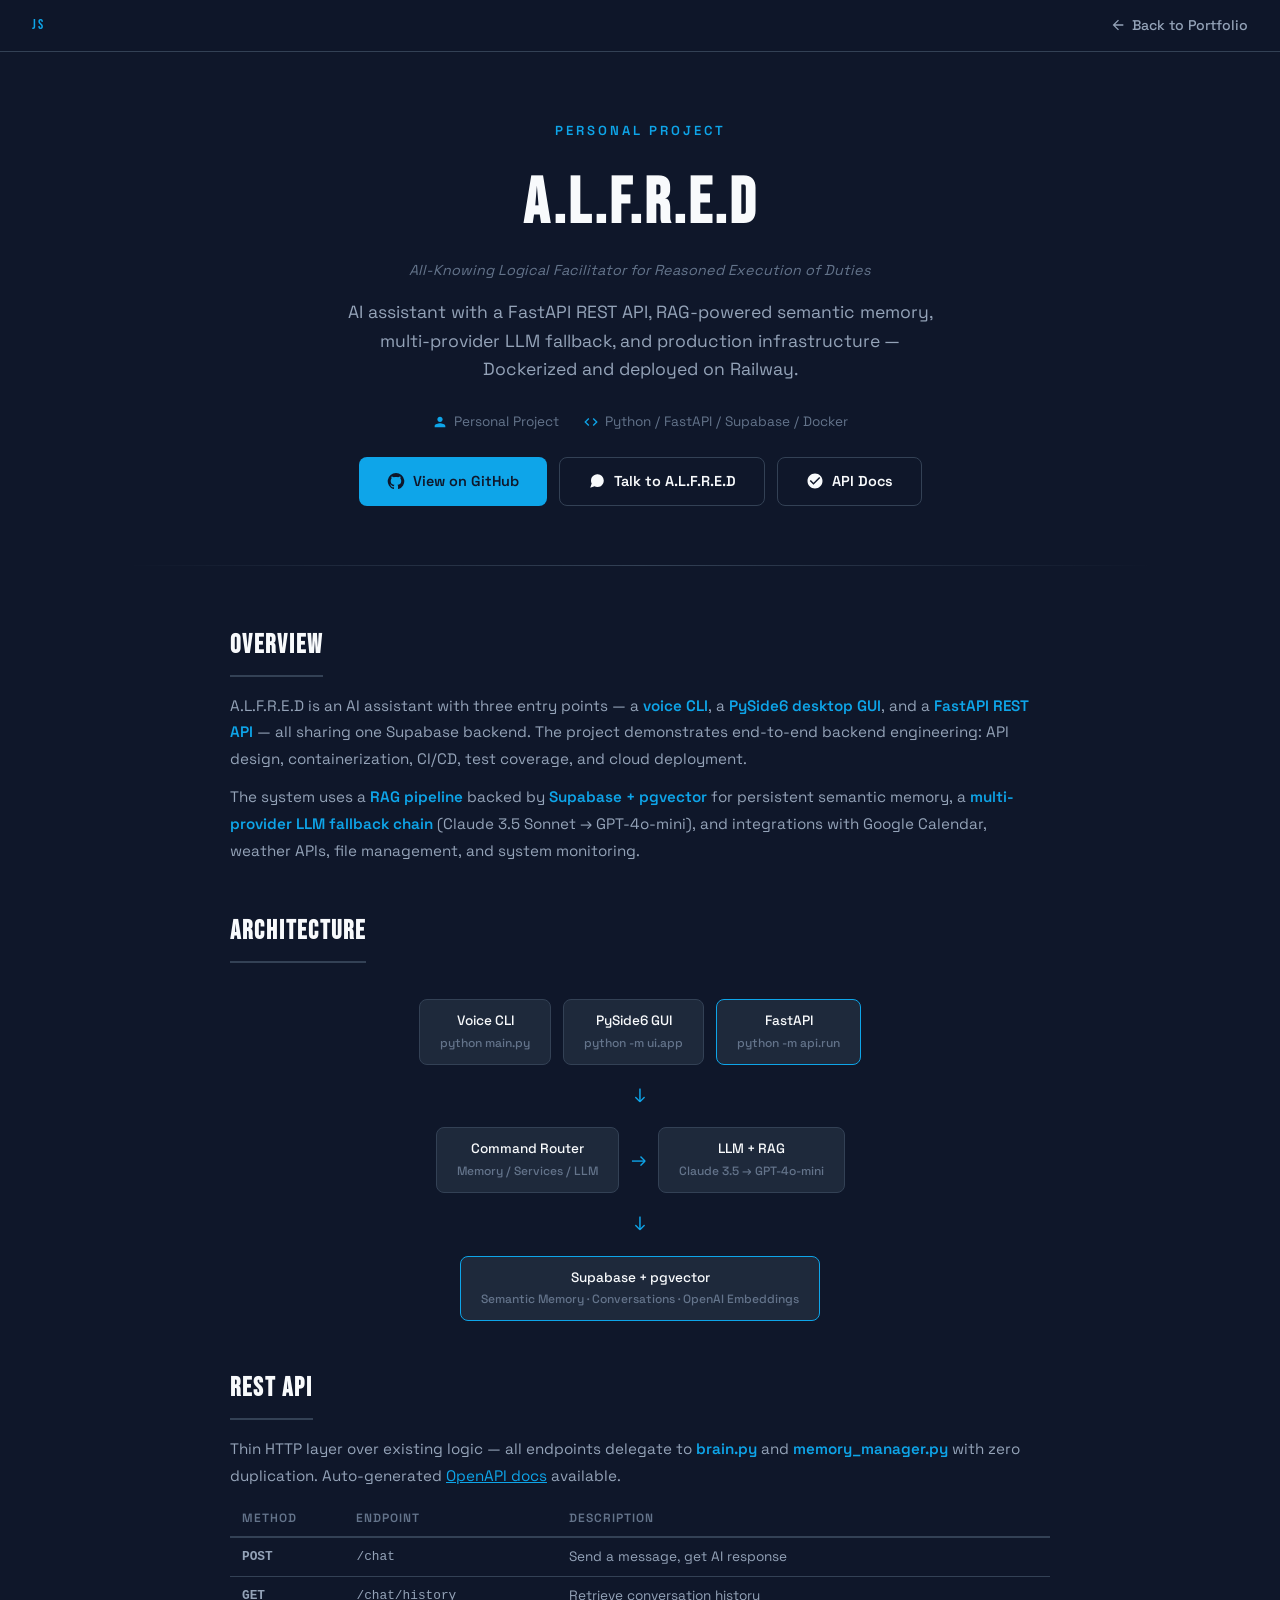
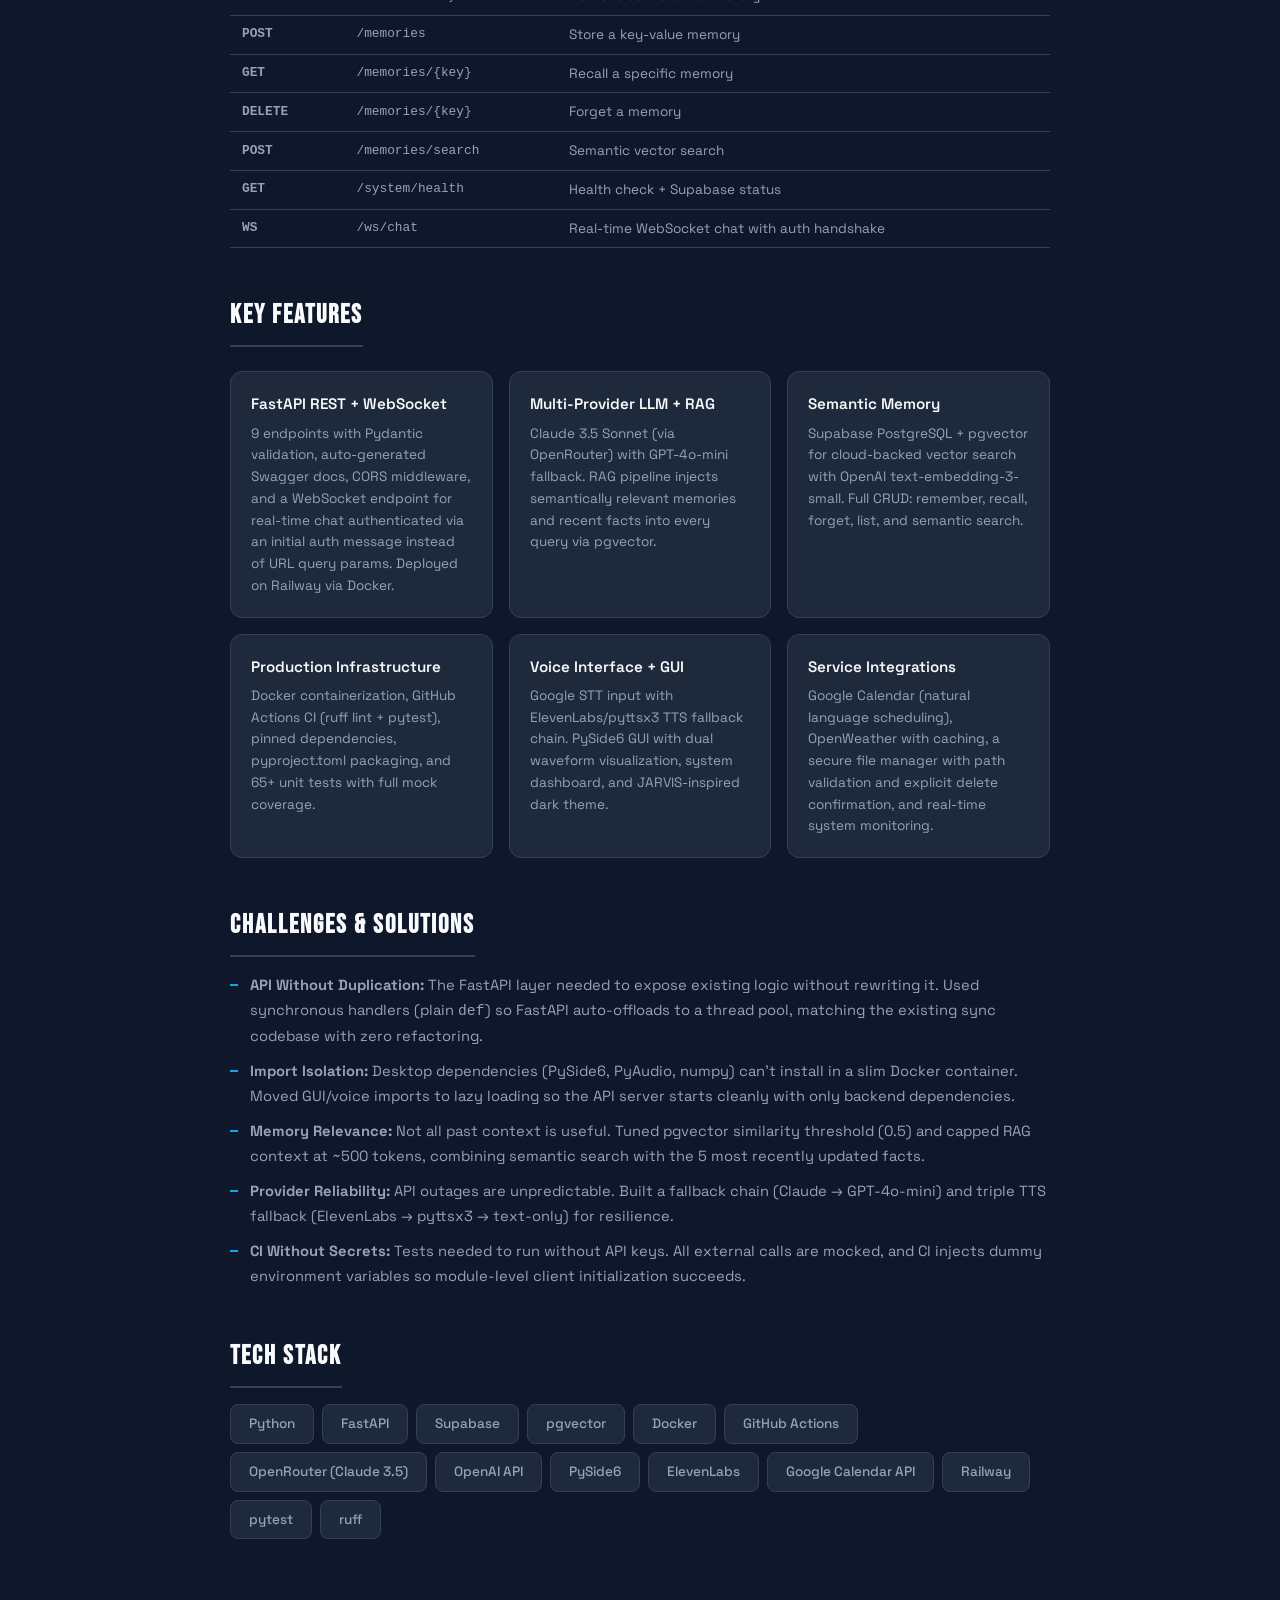
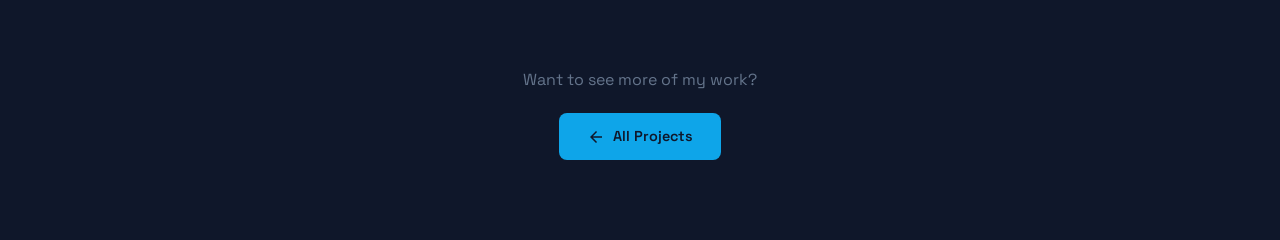
<file: projects/alfred.html>
<!DOCTYPE html>
<html lang="en">
<head>
  <meta charset="UTF-8">
  <meta name="viewport" content="width=device-width, initial-scale=1.0">
  <title>A.L.F.R.E.D — James Strohm</title>
  <link rel="icon" type="image/svg+xml" href="../images/favicon.svg">
  <meta name="description" content="AI assistant with FastAPI REST API, RAG-powered semantic memory, multi-provider LLM fallback, Docker, and CI/CD — deployed on Railway.">
  <link rel="preconnect" href="https://fonts.googleapis.com">
  <link rel="preconnect" href="https://fonts.gstatic.com" crossorigin>
  <link href="https://fonts.googleapis.com/css2?family=Bebas+Neue&family=Space+Grotesk:wght@300;400;500;600;700&display=swap" rel="stylesheet">
  <style>
    *, *::before, *::after { margin: 0; padding: 0; box-sizing: border-box; }
    :root {
      --navy: #0F172A; --navy-light: #1E293B; --slate: #334155;
      --blue: #0369A1; --sky: #0EA5E9; --sky-glow: #38BDF8;
      --bg: #0F172A; --surface: #1E293B; --surface-hover: #253349;
      --text-strong: #F8FAFC; --text: #F8FAFC; --text-muted: #94A3B8;
      --text-dim: #64748B; --border: #334155; --border-light: #475569;
    }
    html { scroll-behavior: smooth; font-size: 16px; }
    body { font-family: 'Space Grotesk', sans-serif; color: var(--text); background: var(--bg); line-height: 1.6; overflow-x: hidden; }
    .top-nav { position: fixed; top: 0; left: 0; right: 0; z-index: 100; background: rgba(15,23,42,0.9); backdrop-filter: blur(16px); border-bottom: 1px solid var(--border); padding: 14px 32px; display: flex; align-items: center; justify-content: space-between; }
    .top-nav a { color: var(--text-muted); text-decoration: none; font-size: 0.88rem; font-weight: 500; transition: color 200ms; cursor: pointer; }
    .top-nav a:hover { color: var(--sky); }
    .nav-logo { font-family: 'Bebas Neue', sans-serif; font-size: 1.4rem; letter-spacing: 2px; color: var(--sky) !important; }
    .back-link { display: inline-flex; align-items: center; gap: 6px; }
    .back-link svg { width: 16px; height: 16px; fill: currentColor; }
    .project-hero { padding: 120px 24px 60px; text-align: center; position: relative; }
    .project-hero::after { content: ''; position: absolute; bottom: 0; left: 10%; right: 10%; height: 1px; background: linear-gradient(90deg, transparent, var(--border), transparent); }
    .ph-label { font-size: 0.82rem; color: var(--sky); font-weight: 600; letter-spacing: 3px; text-transform: uppercase; margin-bottom: 12px; }
    .ph-title { font-family: 'Bebas Neue', sans-serif; font-size: clamp(2.5rem, 6vw, 4rem); letter-spacing: 3px; color: var(--text-strong); margin-bottom: 4px; }
    .ph-full-name { font-size: 0.9rem; color: var(--text-dim); margin-bottom: 16px; font-style: italic; }
    .ph-subtitle { font-size: 1.1rem; color: var(--text-muted); max-width: 600px; margin: 0 auto 28px; }
    .ph-meta { display: flex; justify-content: center; gap: 24px; flex-wrap: wrap; }
    .ph-meta-item { display: flex; align-items: center; gap: 6px; font-size: 0.85rem; color: var(--text-dim); }
    .ph-meta-item svg { width: 16px; height: 16px; fill: var(--sky); }
    .ph-actions { margin-top: 24px; display: flex; justify-content: center; gap: 12px; flex-wrap: wrap; }
    .container { max-width: 820px; margin: 0 auto; }
    .project-content { padding: 60px 24px 80px; }
    .content-section { margin-bottom: 48px; }
    .content-section:last-child { margin-bottom: 0; }
    .cs-title { font-family: 'Bebas Neue', sans-serif; font-size: 1.6rem; letter-spacing: 2px; color: var(--text-strong); margin-bottom: 16px; padding-bottom: 8px; border-bottom: 2px solid var(--border); display: inline-block; }
    .cs-text { font-size: 0.95rem; color: var(--text-muted); line-height: 1.75; margin-bottom: 12px; }
    .cs-text strong { color: var(--sky); font-weight: 600; }
    .feature-grid { display: grid; grid-template-columns: repeat(auto-fit, minmax(240px, 1fr)); gap: 16px; margin-top: 8px; }
    .feature-card { background: var(--surface); border: 1px solid var(--border); border-radius: 12px; padding: 20px; transition: border-color 200ms; }
    .feature-card:hover { border-color: var(--border-light); }
    .fc-title { font-weight: 600; color: var(--text-strong); margin-bottom: 6px; font-size: 0.95rem; }
    .fc-desc { font-size: 0.85rem; color: var(--text-muted); line-height: 1.6; }
    .tech-grid { display: flex; flex-wrap: wrap; gap: 8px; }
    .tech-item { padding: 8px 18px; font-size: 0.85rem; font-weight: 500; color: var(--text-muted); background: var(--surface); border: 1px solid var(--border); border-radius: 8px; transition: border-color 200ms, color 200ms; }
    .tech-item:hover { border-color: var(--sky); color: var(--text-strong); }
    .detail-list { list-style: none; padding: 0; }
    .detail-list li { position: relative; padding-left: 20px; font-size: 0.92rem; color: var(--text-muted); line-height: 1.7; margin-bottom: 10px; }
    .detail-list li::before { content: ''; position: absolute; left: 0; top: 11px; width: 8px; height: 2px; background: var(--sky); }
    .arch-flow { display: flex; align-items: center; justify-content: center; gap: 12px; flex-wrap: wrap; margin: 20px 0; }
    .arch-node { padding: 10px 20px; background: var(--surface); border: 1px solid var(--border); border-radius: 8px; font-size: 0.85rem; color: var(--text-strong); font-weight: 500; text-align: center; }
    .arch-arrow { color: var(--sky); font-size: 1.2rem; }
    .project-cta { text-align: center; padding: 48px 24px 80px; }
    .cta-text { font-size: 1rem; color: var(--text-dim); margin-bottom: 20px; }
    .btn { display: inline-flex; align-items: center; gap: 8px; padding: 12px 28px; font-size: 0.9rem; font-weight: 600; font-family: 'Space Grotesk', sans-serif; border-radius: 8px; text-decoration: none; transition: all 200ms; cursor: pointer; border: none; }
    .btn-primary { background: var(--sky); color: var(--navy); }
    .btn-primary:hover { background: var(--sky-glow); box-shadow: 0 0 24px rgba(14,165,233,0.3); }
    .btn-ghost { background: transparent; color: var(--text); border: 1px solid var(--border); }
    .btn-ghost:hover { border-color: var(--sky); color: var(--sky); }
    .btn svg { width: 18px; height: 18px; fill: currentColor; }
    .page-transition { position: fixed; inset: 0; z-index: 9999; background: #0F172A; pointer-events: none; opacity: 0; transition: opacity 350ms ease; }
    .page-transition.active { opacity: 1; pointer-events: all; }
    .fade-up { opacity: 0; transform: translateY(24px); transition: opacity 0.6s ease, transform 0.6s ease; }
    .fade-up.visible { opacity: 1; transform: translateY(0); }
    @media (prefers-reduced-motion: reduce) { .fade-up { opacity: 1; transform: none; transition: none; } }
    @media (max-width: 768px) {
      .top-nav { padding: 14px 16px; }
      .project-hero { padding: 100px 20px 48px; }
      .project-content { padding: 40px 20px 60px; }
    }
    .endpoint-table { width: 100%; border-collapse: collapse; margin-top: 12px; font-size: 0.85rem; }
    .endpoint-table th { text-align: left; color: var(--text-dim); font-weight: 600; padding: 8px 12px; border-bottom: 2px solid var(--border); text-transform: uppercase; letter-spacing: 1px; font-size: 0.75rem; }
    .endpoint-table td { padding: 8px 12px; border-bottom: 1px solid var(--border); color: var(--text-muted); }
    .endpoint-table tr:hover td { color: var(--text-strong); }
    .method { font-weight: 600; font-family: monospace; font-size: 0.8rem; }
    .method-get { color: #22C55E; }
    .method-post { color: #3B82F6; }
    .method-delete { color: #EF4444; }
    .method-ws { color: #A855F7; }
    .path { font-family: monospace; color: var(--sky); font-size: 0.8rem; }
  </style>
</head>
<body>
  <div class="page-transition" id="pageTransition"></div>
  <nav class="top-nav">
    <a href="../index.html" class="nav-logo">JS</a>
    <a href="../index.html#projects" class="back-link">
      <svg viewBox="0 0 24 24"><path d="M20 11H7.83l5.59-5.59L12 4l-8 8 8 8 1.41-1.41L7.83 13H20v-2z"/></svg>
      Back to Portfolio
    </a>
  </nav>

  <section class="project-hero">
    <div class="ph-label">Personal Project</div>
    <h1 class="ph-title">A.L.F.R.E.D</h1>
    <div class="ph-full-name">All-Knowing Logical Facilitator for Reasoned Execution of Duties</div>
    <p class="ph-subtitle">AI assistant with a FastAPI REST API, RAG-powered semantic memory, multi-provider LLM fallback, and production infrastructure &mdash; Dockerized and deployed on Railway.</p>
    <div class="ph-meta">
      <div class="ph-meta-item">
        <svg viewBox="0 0 24 24"><path d="M12 12c2.21 0 4-1.79 4-4s-1.79-4-4-4-4 1.79-4 4 1.79 4 4 4zm0 2c-2.67 0-8 1.34-8 4v2h16v-2c0-2.66-5.33-4-8-4z"/></svg>
        Personal Project
      </div>
      <div class="ph-meta-item">
        <svg viewBox="0 0 24 24"><path d="M9.4 16.6L4.8 12l4.6-4.6L8 6l-6 6 6 6 1.4-1.4zm5.2 0l4.6-4.6-4.6-4.6L16 6l6 6-6 6-1.4-1.4z"/></svg>
        Python / FastAPI / Supabase / Docker
      </div>
    </div>
    <div class="ph-actions">
      <a href="https://github.com/jamesstrohm55/ALFRED" target="_blank" rel="noopener" class="btn btn-primary">
        <svg viewBox="0 0 24 24"><path d="M12 1.27a11 11 0 00-3.48 21.46c.55.09.73-.28.73-.55v-1.84c-3.03.64-3.67-1.46-3.67-1.46-.55-1.29-1.28-1.65-1.28-1.65-.92-.65.1-.65.1-.65 1.1 0 1.73 1.1 1.73 1.1.92 1.65 2.57 1.2 3.21.92a2.16 2.16 0 01.64-1.47c-2.47-.27-5.04-1.19-5.04-5.5 0-1.1.46-2.1 1.2-2.84a3.76 3.76 0 010-2.93s.91-.28 3.11 1.1c1.8-.49 3.7-.49 5.5 0 2.1-1.38 3.02-1.1 3.02-1.1a3.76 3.76 0 010 2.93c.74.74 1.2 1.74 1.2 2.84 0 4.31-2.58 5.23-5.06 5.5.45.37.82.92.82 2.02v3.03c0 .27.18.64.73.55A11 11 0 0012 1.27"/></svg>
        View on GitHub
      </a>
      <a href="alfred-demo/" class="btn btn-ghost">
        <svg viewBox="0 0 24 24"><path d="M21 11.5a8.38 8.38 0 01-.9 3.8 8.5 8.5 0 01-7.6 4.7 8.38 8.38 0 01-3.8-.9L3 21l1.9-5.7a8.38 8.38 0 01-.9-3.8 8.5 8.5 0 014.7-7.6 8.38 8.38 0 013.8-.9h.5a8.48 8.48 0 018 8v.5z"/></svg>
        Talk to A.L.F.R.E.D
      </a>
      <a href="https://alfred-production-5c1f.up.railway.app/docs" target="_blank" rel="noopener" class="btn btn-ghost">
        <svg viewBox="0 0 24 24"><path d="M12 2C6.48 2 2 6.48 2 12s4.48 10 10 10 10-4.48 10-10S17.52 2 12 2zm-2 15l-5-5 1.41-1.41L10 14.17l7.59-7.59L19 8l-9 9z"/></svg>
        API Docs
      </a>
    </div>
  </section>

  <div class="project-content">
    <div class="container">

      <div class="content-section fade-up">
        <h2 class="cs-title">Overview</h2>
        <p class="cs-text">A.L.F.R.E.D is an AI assistant with three entry points &mdash; a <strong>voice CLI</strong>, a <strong>PySide6 desktop GUI</strong>, and a <strong>FastAPI REST API</strong> &mdash; all sharing one Supabase backend. The project demonstrates end-to-end backend engineering: API design, containerization, CI/CD, test coverage, and cloud deployment.</p>
        <p class="cs-text">The system uses a <strong>RAG pipeline</strong> backed by <strong>Supabase + pgvector</strong> for persistent semantic memory, a <strong>multi-provider LLM fallback chain</strong> (Claude 3.5 Sonnet &rarr; GPT-4o-mini), and integrations with Google Calendar, weather APIs, file management, and system monitoring.</p>
      </div>

      <div class="content-section fade-up">
        <h2 class="cs-title">Architecture</h2>
        <div class="arch-flow">
          <div class="arch-node">Voice CLI<br><small style="color:var(--text-dim);font-size:0.75rem">python main.py</small></div>
          <div class="arch-node">PySide6 GUI<br><small style="color:var(--text-dim);font-size:0.75rem">python -m ui.app</small></div>
          <div class="arch-node" style="border-color: var(--sky);">FastAPI<br><small style="color:var(--text-dim);font-size:0.75rem">python -m api.run</small></div>
        </div>
        <div class="arch-flow" style="margin-top: -4px;">
          <span class="arch-arrow">&darr;</span>
        </div>
        <div class="arch-flow" style="margin-top: -4px;">
          <div class="arch-node">Command Router<br><small style="color:var(--text-dim);font-size:0.75rem">Memory / Services / LLM</small></div>
          <span class="arch-arrow">&rarr;</span>
          <div class="arch-node">LLM + RAG<br><small style="color:var(--text-dim);font-size:0.75rem">Claude 3.5 &rarr; GPT-4o-mini</small></div>
        </div>
        <div class="arch-flow" style="margin-top: -4px;">
          <span class="arch-arrow">&darr;</span>
        </div>
        <div class="arch-flow" style="margin-top: -4px;">
          <div class="arch-node" style="border-color: var(--sky);">Supabase + pgvector<br><small style="color:var(--text-dim);font-size:0.75rem">Semantic Memory &middot; Conversations &middot; OpenAI Embeddings</small></div>
        </div>
      </div>

      <div class="content-section fade-up">
        <h2 class="cs-title">REST API</h2>
        <p class="cs-text">Thin HTTP layer over existing logic &mdash; all endpoints delegate to <strong>brain.py</strong> and <strong>memory_manager.py</strong> with zero duplication. Auto-generated <a href="https://alfred-production-5c1f.up.railway.app/docs" target="_blank" rel="noopener" style="color:var(--sky)">OpenAPI docs</a> available.</p>
        <table class="endpoint-table">
          <thead>
            <tr><th>Method</th><th>Endpoint</th><th>Description</th></tr>
          </thead>
          <tbody>
            <tr><td class="method method-post">POST</td><td class="path">/chat</td><td>Send a message, get AI response</td></tr>
            <tr><td class="method method-get">GET</td><td class="path">/chat/history</td><td>Retrieve conversation history</td></tr>
            <tr><td class="method method-post">POST</td><td class="path">/memories</td><td>Store a key-value memory</td></tr>
            <tr><td class="method method-get">GET</td><td class="path">/memories/{key}</td><td>Recall a specific memory</td></tr>
            <tr><td class="method method-delete">DELETE</td><td class="path">/memories/{key}</td><td>Forget a memory</td></tr>
            <tr><td class="method method-post">POST</td><td class="path">/memories/search</td><td>Semantic vector search</td></tr>
            <tr><td class="method method-get">GET</td><td class="path">/system/health</td><td>Health check + Supabase status</td></tr>
            <tr><td class="method method-ws">WS</td><td class="path">/ws/chat</td><td>Real-time WebSocket chat with auth handshake</td></tr>
          </tbody>
        </table>
      </div>

      <div class="content-section fade-up">
        <h2 class="cs-title">Key Features</h2>
        <div class="feature-grid">
          <div class="feature-card">
            <div class="fc-title">FastAPI REST + WebSocket</div>
            <div class="fc-desc">9 endpoints with Pydantic validation, auto-generated Swagger docs, CORS middleware, and a WebSocket endpoint for real-time chat authenticated via an initial auth message instead of URL query params. Deployed on Railway via Docker.</div>
          </div>
          <div class="feature-card">
            <div class="fc-title">Multi-Provider LLM + RAG</div>
            <div class="fc-desc">Claude 3.5 Sonnet (via OpenRouter) with GPT-4o-mini fallback. RAG pipeline injects semantically relevant memories and recent facts into every query via pgvector.</div>
          </div>
          <div class="feature-card">
            <div class="fc-title">Semantic Memory</div>
            <div class="fc-desc">Supabase PostgreSQL + pgvector for cloud-backed vector search with OpenAI text-embedding-3-small. Full CRUD: remember, recall, forget, list, and semantic search.</div>
          </div>
          <div class="feature-card">
            <div class="fc-title">Production Infrastructure</div>
            <div class="fc-desc">Docker containerization, GitHub Actions CI (ruff lint + pytest), pinned dependencies, pyproject.toml packaging, and 65+ unit tests with full mock coverage.</div>
          </div>
          <div class="feature-card">
            <div class="fc-title">Voice Interface + GUI</div>
            <div class="fc-desc">Google STT input with ElevenLabs/pyttsx3 TTS fallback chain. PySide6 GUI with dual waveform visualization, system dashboard, and JARVIS-inspired dark theme.</div>
          </div>
          <div class="feature-card">
            <div class="fc-title">Service Integrations</div>
            <div class="fc-desc">Google Calendar (natural language scheduling), OpenWeather with caching, a secure file manager with path validation and explicit delete confirmation, and real-time system monitoring.</div>
          </div>
        </div>
      </div>

      <div class="content-section fade-up">
        <h2 class="cs-title">Challenges & Solutions</h2>
        <ul class="detail-list">
          <li><strong>API Without Duplication:</strong> The FastAPI layer needed to expose existing logic without rewriting it. Used synchronous handlers (plain <code>def</code>) so FastAPI auto-offloads to a thread pool, matching the existing sync codebase with zero refactoring.</li>
          <li><strong>Import Isolation:</strong> Desktop dependencies (PySide6, PyAudio, numpy) can't install in a slim Docker container. Moved GUI/voice imports to lazy loading so the API server starts cleanly with only backend dependencies.</li>
          <li><strong>Memory Relevance:</strong> Not all past context is useful. Tuned pgvector similarity threshold (0.5) and capped RAG context at ~500 tokens, combining semantic search with the 5 most recently updated facts.</li>
          <li><strong>Provider Reliability:</strong> API outages are unpredictable. Built a fallback chain (Claude &rarr; GPT-4o-mini) and triple TTS fallback (ElevenLabs &rarr; pyttsx3 &rarr; text-only) for resilience.</li>
          <li><strong>CI Without Secrets:</strong> Tests needed to run without API keys. All external calls are mocked, and CI injects dummy environment variables so module-level client initialization succeeds.</li>
        </ul>
      </div>

      <div class="content-section fade-up">
        <h2 class="cs-title">Tech Stack</h2>
        <div class="tech-grid">
          <span class="tech-item">Python</span>
          <span class="tech-item">FastAPI</span>
          <span class="tech-item">Supabase</span>
          <span class="tech-item">pgvector</span>
          <span class="tech-item">Docker</span>
          <span class="tech-item">GitHub Actions</span>
          <span class="tech-item">OpenRouter (Claude 3.5)</span>
          <span class="tech-item">OpenAI API</span>
          <span class="tech-item">PySide6</span>
          <span class="tech-item">ElevenLabs</span>
          <span class="tech-item">Google Calendar API</span>
          <span class="tech-item">Railway</span>
          <span class="tech-item">pytest</span>
          <span class="tech-item">ruff</span>
        </div>
      </div>

    </div>
  </div>

  <div class="project-cta">
    <p class="cta-text">Want to see more of my work?</p>
    <a href="../index.html#projects" class="btn btn-primary">
      <svg viewBox="0 0 24 24"><path d="M20 11H7.83l5.59-5.59L12 4l-8 8 8 8 1.41-1.41L7.83 13H20v-2z"/></svg>
      All Projects
    </a>
  </div>

  <script>
    const mo = window.matchMedia('(prefers-reduced-motion: reduce)').matches;
    if (!mo) {
      const obs = new IntersectionObserver(es => es.forEach(e => { if (e.isIntersecting) { e.target.classList.add('visible'); obs.unobserve(e.target); } }), { threshold: 0.1 });
      document.querySelectorAll('.fade-up').forEach(el => obs.observe(el));
    } else { document.querySelectorAll('.fade-up').forEach(el => el.classList.add('visible')); }

    // Page transitions
    const pageTransition = document.getElementById('pageTransition');
    document.querySelectorAll('a[href]').forEach(link => {
      const href = link.getAttribute('href');
      if (href && !href.startsWith('#') && !href.startsWith('mailto:') && !href.startsWith('tel:') && link.target !== '_blank') {
        link.addEventListener('click', (e) => {
          e.preventDefault();
          pageTransition.classList.add('active');
          setTimeout(() => { window.location.href = href; }, 350);
        });
      }
    });
    window.addEventListener('pageshow', () => { pageTransition.classList.remove('active'); });
  </script>
</body>
</html>
</file>
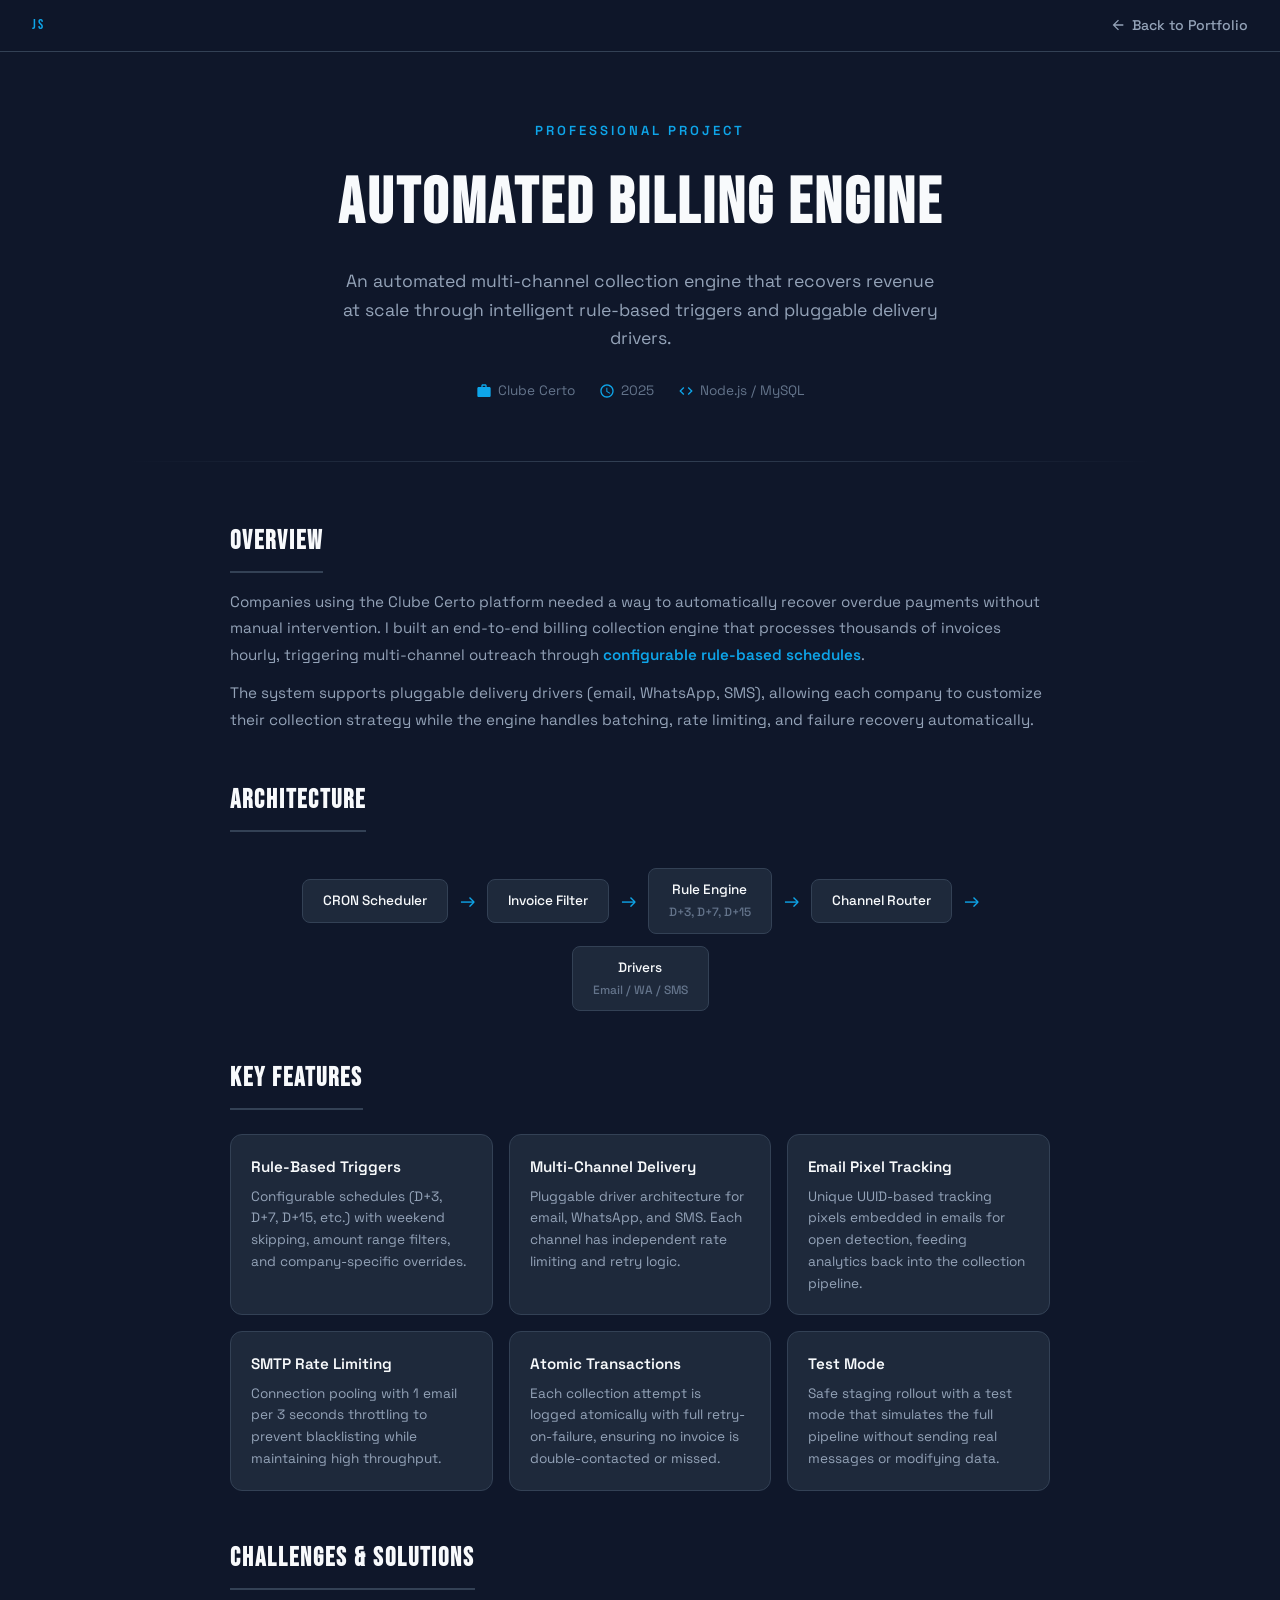
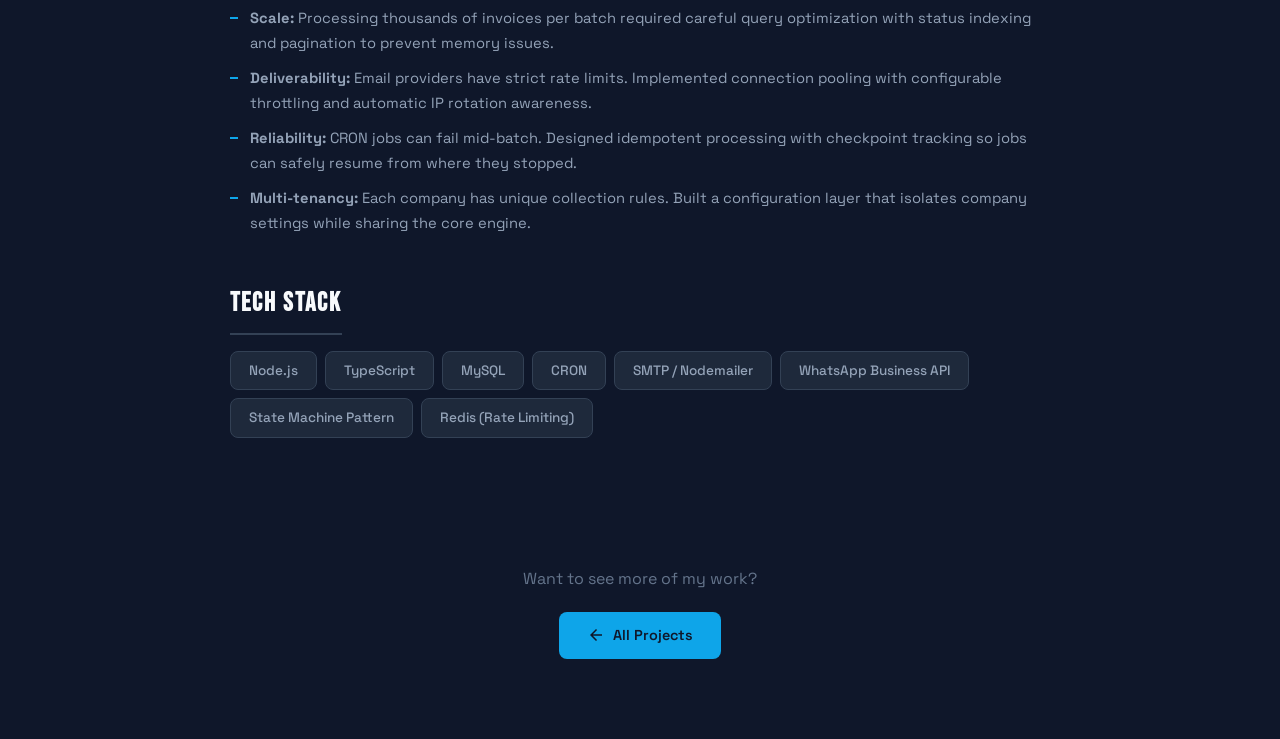
<file: projects/billing-engine.html>
<!DOCTYPE html>
<html lang="en">
<head>
  <meta charset="UTF-8">
  <meta name="viewport" content="width=device-width, initial-scale=1.0">
  <title>Automated Billing Engine — James Strohm</title>
  <link rel="icon" type="image/svg+xml" href="../images/favicon.svg">
  <meta name="description" content="Automated multi-channel billing collection engine built at Clube Certo. Rule-based triggers, CRON processing, email/WhatsApp/SMS delivery.">
  <link rel="preconnect" href="https://fonts.googleapis.com">
  <link rel="preconnect" href="https://fonts.gstatic.com" crossorigin>
  <link href="https://fonts.googleapis.com/css2?family=Bebas+Neue&family=Space+Grotesk:wght@300;400;500;600;700&display=swap" rel="stylesheet">
  <style>
    *, *::before, *::after { margin: 0; padding: 0; box-sizing: border-box; }
    :root {
      --navy: #0F172A; --navy-light: #1E293B; --slate: #334155;
      --blue: #0369A1; --sky: #0EA5E9; --sky-glow: #38BDF8;
      --bg: #0F172A; --surface: #1E293B; --surface-hover: #253349;
      --text-strong: #F8FAFC; --text: #F8FAFC; --text-muted: #94A3B8;
      --text-dim: #64748B; --border: #334155; --border-light: #475569;
    }
    html { scroll-behavior: smooth; font-size: 16px; }
    body { font-family: 'Space Grotesk', sans-serif; color: var(--text); background: var(--bg); line-height: 1.6; overflow-x: hidden; }

    /* NAV */
    .top-nav { position: fixed; top: 0; left: 0; right: 0; z-index: 100; background: rgba(15,23,42,0.9); backdrop-filter: blur(16px); border-bottom: 1px solid var(--border); padding: 14px 32px; display: flex; align-items: center; justify-content: space-between; }
    .top-nav a { color: var(--text-muted); text-decoration: none; font-size: 0.88rem; font-weight: 500; transition: color 200ms; cursor: pointer; }
    .top-nav a:hover { color: var(--sky); }
    .nav-logo { font-family: 'Bebas Neue', sans-serif; font-size: 1.4rem; letter-spacing: 2px; color: var(--sky) !important; }
    .back-link { display: inline-flex; align-items: center; gap: 6px; }
    .back-link svg { width: 16px; height: 16px; fill: currentColor; }

    /* HERO */
    .project-hero { padding: 120px 24px 60px; text-align: center; position: relative; }
    .project-hero::after { content: ''; position: absolute; bottom: 0; left: 10%; right: 10%; height: 1px; background: linear-gradient(90deg, transparent, var(--border), transparent); }
    .ph-label { font-size: 0.82rem; color: var(--sky); font-weight: 600; letter-spacing: 3px; text-transform: uppercase; margin-bottom: 12px; }
    .ph-title { font-family: 'Bebas Neue', sans-serif; font-size: clamp(2.5rem, 6vw, 4rem); letter-spacing: 3px; color: var(--text-strong); margin-bottom: 12px; }
    .ph-subtitle { font-size: 1.1rem; color: var(--text-muted); max-width: 600px; margin: 0 auto 28px; }
    .ph-meta { display: flex; justify-content: center; gap: 24px; flex-wrap: wrap; }
    .ph-meta-item { display: flex; align-items: center; gap: 6px; font-size: 0.85rem; color: var(--text-dim); }
    .ph-meta-item svg { width: 16px; height: 16px; fill: var(--sky); }

    /* CONTENT */
    .container { max-width: 820px; margin: 0 auto; }
    .project-content { padding: 60px 24px 80px; }
    .content-section { margin-bottom: 48px; }
    .content-section:last-child { margin-bottom: 0; }
    .cs-title { font-family: 'Bebas Neue', sans-serif; font-size: 1.6rem; letter-spacing: 2px; color: var(--text-strong); margin-bottom: 16px; padding-bottom: 8px; border-bottom: 2px solid var(--border); display: inline-block; }
    .cs-text { font-size: 0.95rem; color: var(--text-muted); line-height: 1.75; margin-bottom: 12px; }
    .cs-text strong { color: var(--sky); font-weight: 600; }

    /* FEATURE CARDS */
    .feature-grid { display: grid; grid-template-columns: repeat(auto-fit, minmax(240px, 1fr)); gap: 16px; margin-top: 8px; }
    .feature-card { background: var(--surface); border: 1px solid var(--border); border-radius: 12px; padding: 20px; transition: border-color 200ms; }
    .feature-card:hover { border-color: var(--border-light); }
    .fc-title { font-weight: 600; color: var(--text-strong); margin-bottom: 6px; font-size: 0.95rem; }
    .fc-desc { font-size: 0.85rem; color: var(--text-muted); line-height: 1.6; }

    /* TECH STACK */
    .tech-grid { display: flex; flex-wrap: wrap; gap: 8px; }
    .tech-item { padding: 8px 18px; font-size: 0.85rem; font-weight: 500; color: var(--text-muted); background: var(--surface); border: 1px solid var(--border); border-radius: 8px; transition: border-color 200ms, color 200ms; }
    .tech-item:hover { border-color: var(--sky); color: var(--text-strong); }

    /* BULLETS */
    .detail-list { list-style: none; padding: 0; }
    .detail-list li { position: relative; padding-left: 20px; font-size: 0.92rem; color: var(--text-muted); line-height: 1.7; margin-bottom: 10px; }
    .detail-list li::before { content: ''; position: absolute; left: 0; top: 11px; width: 8px; height: 2px; background: var(--sky); }

    /* ARCHITECTURE */
    .arch-flow { display: flex; align-items: center; justify-content: center; gap: 12px; flex-wrap: wrap; margin: 20px 0; }
    .arch-node { padding: 10px 20px; background: var(--surface); border: 1px solid var(--border); border-radius: 8px; font-size: 0.85rem; color: var(--text-strong); font-weight: 500; text-align: center; }
    .arch-arrow { color: var(--sky); font-size: 1.2rem; }

    /* CTA */
    .project-cta { text-align: center; padding: 48px 24px 80px; }
    .cta-text { font-size: 1rem; color: var(--text-dim); margin-bottom: 20px; }
    .btn { display: inline-flex; align-items: center; gap: 8px; padding: 12px 28px; font-size: 0.9rem; font-weight: 600; font-family: 'Space Grotesk', sans-serif; border-radius: 8px; text-decoration: none; transition: all 200ms; cursor: pointer; border: none; }
    .btn-primary { background: var(--sky); color: var(--navy); }
    .btn-primary:hover { background: var(--sky-glow); box-shadow: 0 0 24px rgba(14,165,233,0.3); }
    .btn-ghost { background: transparent; color: var(--text); border: 1px solid var(--border); }
    .btn-ghost:hover { border-color: var(--sky); color: var(--sky); }
    .btn svg { width: 18px; height: 18px; fill: currentColor; }

    .page-transition { position: fixed; inset: 0; z-index: 9999; background: #0F172A; pointer-events: none; opacity: 0; transition: opacity 350ms ease; }
    .page-transition.active { opacity: 1; pointer-events: all; }

    /* FADE */
    .fade-up { opacity: 0; transform: translateY(24px); transition: opacity 0.6s ease, transform 0.6s ease; }
    .fade-up.visible { opacity: 1; transform: translateY(0); }
    @media (prefers-reduced-motion: reduce) { .fade-up { opacity: 1; transform: none; transition: none; } html { scroll-behavior: auto; } }
    @media (max-width: 768px) {
      .top-nav { padding: 14px 16px; }
      .project-hero { padding: 100px 20px 48px; }
      .project-content { padding: 40px 20px 60px; }
    }
  </style>
</head>
<body>
  <div class="page-transition" id="pageTransition"></div>
  <nav class="top-nav">
    <a href="../index.html" class="nav-logo">JS</a>
    <a href="../index.html#projects" class="back-link">
      <svg viewBox="0 0 24 24"><path d="M20 11H7.83l5.59-5.59L12 4l-8 8 8 8 1.41-1.41L7.83 13H20v-2z"/></svg>
      Back to Portfolio
    </a>
  </nav>

  <section class="project-hero">
    <div class="ph-label">Professional Project</div>
    <h1 class="ph-title">Automated Billing Engine</h1>
    <p class="ph-subtitle">An automated multi-channel collection engine that recovers revenue at scale through intelligent rule-based triggers and pluggable delivery drivers.</p>
    <div class="ph-meta">
      <div class="ph-meta-item">
        <svg viewBox="0 0 24 24"><path d="M20 6h-4V4c0-1.11-.89-2-2-2h-4c-1.11 0-2 .89-2 2v2H4c-1.11 0-2 .89-2 2v11c0 1.11.89 2 2 2h16c1.11 0 2-.89 2-2V8c0-1.11-.89-2-2-2zm-6 0h-4V4h4v2z"/></svg>
        Clube Certo
      </div>
      <div class="ph-meta-item">
        <svg viewBox="0 0 24 24"><path d="M11.99 2C6.47 2 2 6.48 2 12s4.47 10 9.99 10C17.52 22 22 17.52 22 12S17.52 2 11.99 2zM12 20c-4.42 0-8-3.58-8-8s3.58-8 8-8 8 3.58 8 8-3.58 8-8 8zm.5-13H11v6l5.25 3.15.75-1.23-4.5-2.67z"/></svg>
        2025
      </div>
      <div class="ph-meta-item">
        <svg viewBox="0 0 24 24"><path d="M9.4 16.6L4.8 12l4.6-4.6L8 6l-6 6 6 6 1.4-1.4zm5.2 0l4.6-4.6-4.6-4.6L16 6l6 6-6 6-1.4-1.4z"/></svg>
        Node.js / MySQL
      </div>
    </div>
  </section>

  <div class="project-content">
    <div class="container">

      <div class="content-section fade-up">
        <h2 class="cs-title">Overview</h2>
        <p class="cs-text">Companies using the Clube Certo platform needed a way to automatically recover overdue payments without manual intervention. I built an end-to-end billing collection engine that processes thousands of invoices hourly, triggering multi-channel outreach through <strong>configurable rule-based schedules</strong>.</p>
        <p class="cs-text">The system supports pluggable delivery drivers (email, WhatsApp, SMS), allowing each company to customize their collection strategy while the engine handles batching, rate limiting, and failure recovery automatically.</p>
      </div>

      <div class="content-section fade-up">
        <h2 class="cs-title">Architecture</h2>
        <div class="arch-flow">
          <div class="arch-node">CRON Scheduler</div>
          <span class="arch-arrow">&rarr;</span>
          <div class="arch-node">Invoice Filter</div>
          <span class="arch-arrow">&rarr;</span>
          <div class="arch-node">Rule Engine<br><small style="color:var(--text-dim);font-size:0.75rem">D+3, D+7, D+15</small></div>
          <span class="arch-arrow">&rarr;</span>
          <div class="arch-node">Channel Router</div>
          <span class="arch-arrow">&rarr;</span>
          <div class="arch-node">Drivers<br><small style="color:var(--text-dim);font-size:0.75rem">Email / WA / SMS</small></div>
        </div>
      </div>

      <div class="content-section fade-up">
        <h2 class="cs-title">Key Features</h2>
        <div class="feature-grid">
          <div class="feature-card">
            <div class="fc-title">Rule-Based Triggers</div>
            <div class="fc-desc">Configurable schedules (D+3, D+7, D+15, etc.) with weekend skipping, amount range filters, and company-specific overrides.</div>
          </div>
          <div class="feature-card">
            <div class="fc-title">Multi-Channel Delivery</div>
            <div class="fc-desc">Pluggable driver architecture for email, WhatsApp, and SMS. Each channel has independent rate limiting and retry logic.</div>
          </div>
          <div class="feature-card">
            <div class="fc-title">Email Pixel Tracking</div>
            <div class="fc-desc">Unique UUID-based tracking pixels embedded in emails for open detection, feeding analytics back into the collection pipeline.</div>
          </div>
          <div class="feature-card">
            <div class="fc-title">SMTP Rate Limiting</div>
            <div class="fc-desc">Connection pooling with 1 email per 3 seconds throttling to prevent blacklisting while maintaining high throughput.</div>
          </div>
          <div class="feature-card">
            <div class="fc-title">Atomic Transactions</div>
            <div class="fc-desc">Each collection attempt is logged atomically with full retry-on-failure, ensuring no invoice is double-contacted or missed.</div>
          </div>
          <div class="feature-card">
            <div class="fc-title">Test Mode</div>
            <div class="fc-desc">Safe staging rollout with a test mode that simulates the full pipeline without sending real messages or modifying data.</div>
          </div>
        </div>
      </div>

      <div class="content-section fade-up">
        <h2 class="cs-title">Challenges & Solutions</h2>
        <ul class="detail-list">
          <li><strong>Scale:</strong> Processing thousands of invoices per batch required careful query optimization with status indexing and pagination to prevent memory issues.</li>
          <li><strong>Deliverability:</strong> Email providers have strict rate limits. Implemented connection pooling with configurable throttling and automatic IP rotation awareness.</li>
          <li><strong>Reliability:</strong> CRON jobs can fail mid-batch. Designed idempotent processing with checkpoint tracking so jobs can safely resume from where they stopped.</li>
          <li><strong>Multi-tenancy:</strong> Each company has unique collection rules. Built a configuration layer that isolates company settings while sharing the core engine.</li>
        </ul>
      </div>

      <div class="content-section fade-up">
        <h2 class="cs-title">Tech Stack</h2>
        <div class="tech-grid">
          <span class="tech-item">Node.js</span>
          <span class="tech-item">TypeScript</span>
          <span class="tech-item">MySQL</span>
          <span class="tech-item">CRON</span>
          <span class="tech-item">SMTP / Nodemailer</span>
          <span class="tech-item">WhatsApp Business API</span>
          <span class="tech-item">State Machine Pattern</span>
          <span class="tech-item">Redis (Rate Limiting)</span>
        </div>
      </div>

    </div>
  </div>

  <div class="project-cta">
    <p class="cta-text">Want to see more of my work?</p>
    <a href="../index.html#projects" class="btn btn-primary">
      <svg viewBox="0 0 24 24"><path d="M20 11H7.83l5.59-5.59L12 4l-8 8 8 8 1.41-1.41L7.83 13H20v-2z"/></svg>
      All Projects
    </a>
  </div>

  <script>
    const mo = window.matchMedia('(prefers-reduced-motion: reduce)').matches;
    if (!mo) {
      const obs = new IntersectionObserver(es => es.forEach(e => { if (e.isIntersecting) { e.target.classList.add('visible'); obs.unobserve(e.target); } }), { threshold: 0.1 });
      document.querySelectorAll('.fade-up').forEach(el => obs.observe(el));
    } else { document.querySelectorAll('.fade-up').forEach(el => el.classList.add('visible')); }

    // Page transitions
    const pageTransition = document.getElementById('pageTransition');
    document.querySelectorAll('a[href]').forEach(link => {
      const href = link.getAttribute('href');
      if (href && !href.startsWith('#') && !href.startsWith('mailto:') && !href.startsWith('tel:') && link.target !== '_blank') {
        link.addEventListener('click', (e) => {
          e.preventDefault();
          pageTransition.classList.add('active');
          setTimeout(() => { window.location.href = href; }, 350);
        });
      }
    });
    window.addEventListener('pageshow', () => { pageTransition.classList.remove('active'); });
  </script>
</body>
</html>
</file>
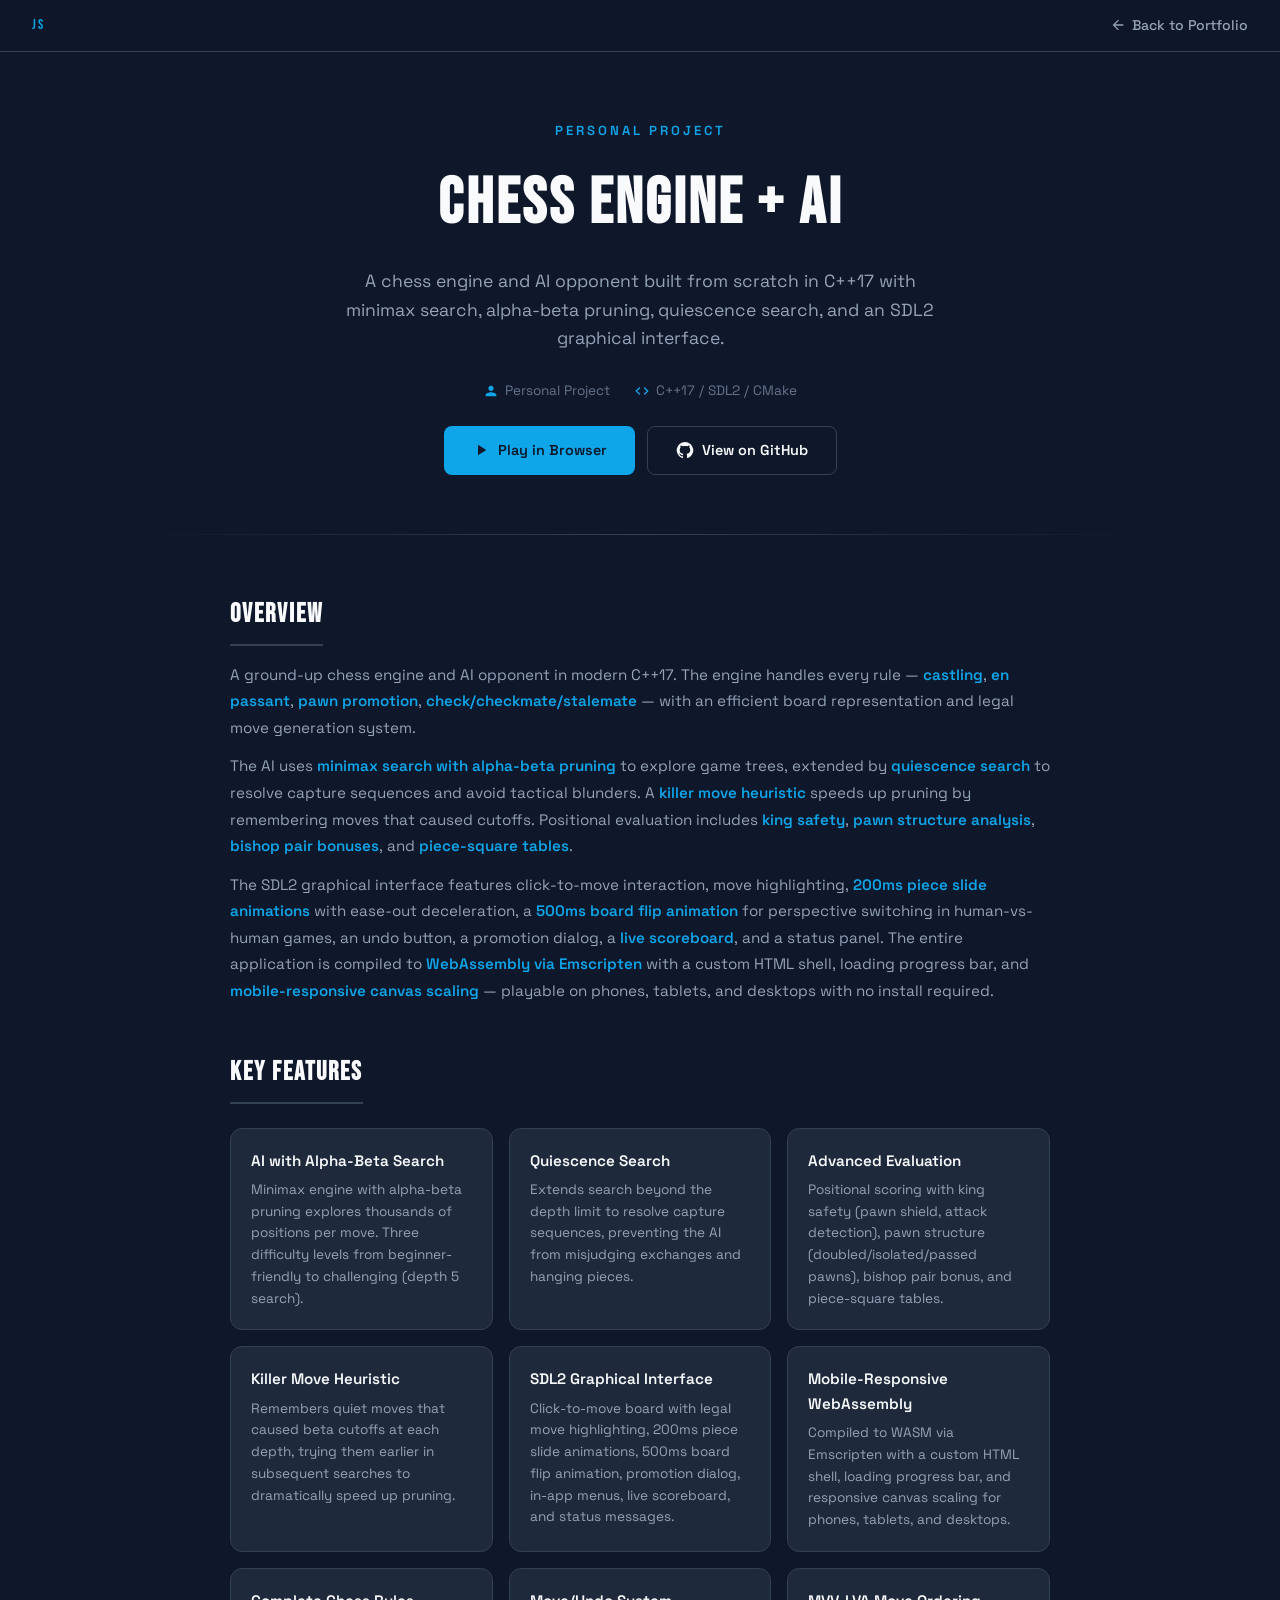
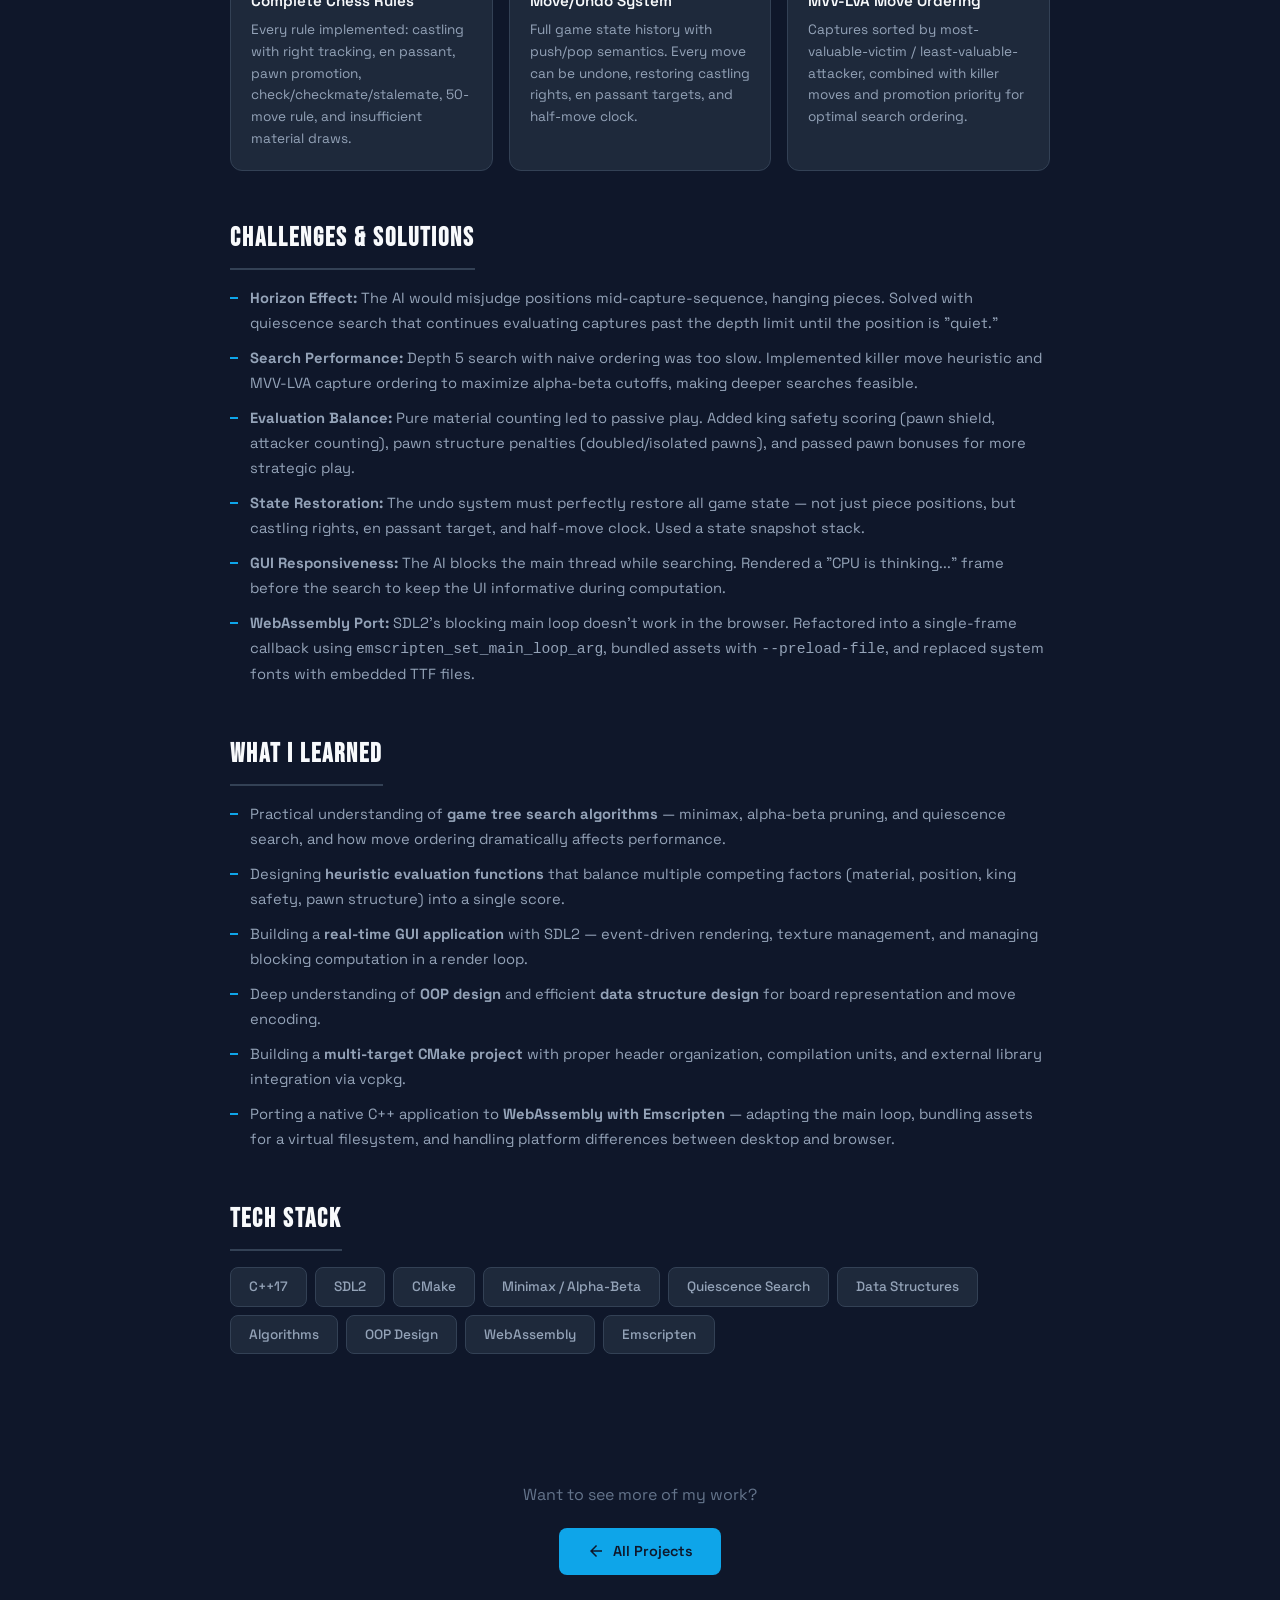
<file: projects/chess-engine.html>
<!DOCTYPE html>
<html lang="en">
<head>
  <meta charset="UTF-8">
  <meta name="viewport" content="width=device-width, initial-scale=1.0">
  <title>Chess Engine — James Strohm</title>
  <link rel="icon" type="image/svg+xml" href="../images/favicon.svg">
  <meta name="description" content="C++17 chess engine with AI opponent using minimax, alpha-beta pruning, quiescence search, and advanced positional evaluation. SDL2 GUI with live scoreboard.">
  <link rel="preconnect" href="https://fonts.googleapis.com">
  <link rel="preconnect" href="https://fonts.gstatic.com" crossorigin>
  <link href="https://fonts.googleapis.com/css2?family=Bebas+Neue&family=Space+Grotesk:wght@300;400;500;600;700&display=swap" rel="stylesheet">
  <style>
    *, *::before, *::after { margin: 0; padding: 0; box-sizing: border-box; }
    :root {
      --navy: #0F172A; --navy-light: #1E293B; --slate: #334155;
      --blue: #0369A1; --sky: #0EA5E9; --sky-glow: #38BDF8;
      --bg: #0F172A; --surface: #1E293B; --surface-hover: #253349;
      --text-strong: #F8FAFC; --text: #F8FAFC; --text-muted: #94A3B8;
      --text-dim: #64748B; --border: #334155; --border-light: #475569;
    }
    html { scroll-behavior: smooth; font-size: 16px; }
    body { font-family: 'Space Grotesk', sans-serif; color: var(--text); background: var(--bg); line-height: 1.6; overflow-x: hidden; }
    .top-nav { position: fixed; top: 0; left: 0; right: 0; z-index: 100; background: rgba(15,23,42,0.9); backdrop-filter: blur(16px); border-bottom: 1px solid var(--border); padding: 14px 32px; display: flex; align-items: center; justify-content: space-between; }
    .top-nav a { color: var(--text-muted); text-decoration: none; font-size: 0.88rem; font-weight: 500; transition: color 200ms; cursor: pointer; }
    .top-nav a:hover { color: var(--sky); }
    .nav-logo { font-family: 'Bebas Neue', sans-serif; font-size: 1.4rem; letter-spacing: 2px; color: var(--sky) !important; }
    .back-link { display: inline-flex; align-items: center; gap: 6px; }
    .back-link svg { width: 16px; height: 16px; fill: currentColor; }
    .project-hero { padding: 120px 24px 60px; text-align: center; position: relative; }
    .project-hero::after { content: ''; position: absolute; bottom: 0; left: 10%; right: 10%; height: 1px; background: linear-gradient(90deg, transparent, var(--border), transparent); }
    .ph-label { font-size: 0.82rem; color: var(--sky); font-weight: 600; letter-spacing: 3px; text-transform: uppercase; margin-bottom: 12px; }
    .ph-title { font-family: 'Bebas Neue', sans-serif; font-size: clamp(2.5rem, 6vw, 4rem); letter-spacing: 3px; color: var(--text-strong); margin-bottom: 12px; }
    .ph-subtitle { font-size: 1.1rem; color: var(--text-muted); max-width: 600px; margin: 0 auto 28px; }
    .ph-meta { display: flex; justify-content: center; gap: 24px; flex-wrap: wrap; }
    .ph-meta-item { display: flex; align-items: center; gap: 6px; font-size: 0.85rem; color: var(--text-dim); }
    .ph-meta-item svg { width: 16px; height: 16px; fill: var(--sky); }
    .ph-actions { margin-top: 24px; display: flex; justify-content: center; gap: 12px; flex-wrap: wrap; }
    .container { max-width: 820px; margin: 0 auto; }
    .project-content { padding: 60px 24px 80px; }
    .content-section { margin-bottom: 48px; }
    .content-section:last-child { margin-bottom: 0; }
    .cs-title { font-family: 'Bebas Neue', sans-serif; font-size: 1.6rem; letter-spacing: 2px; color: var(--text-strong); margin-bottom: 16px; padding-bottom: 8px; border-bottom: 2px solid var(--border); display: inline-block; }
    .cs-text { font-size: 0.95rem; color: var(--text-muted); line-height: 1.75; margin-bottom: 12px; }
    .cs-text strong { color: var(--sky); font-weight: 600; }
    .feature-grid { display: grid; grid-template-columns: repeat(auto-fit, minmax(240px, 1fr)); gap: 16px; margin-top: 8px; }
    .feature-card { background: var(--surface); border: 1px solid var(--border); border-radius: 12px; padding: 20px; transition: border-color 200ms; }
    .feature-card:hover { border-color: var(--border-light); }
    .fc-title { font-weight: 600; color: var(--text-strong); margin-bottom: 6px; font-size: 0.95rem; }
    .fc-desc { font-size: 0.85rem; color: var(--text-muted); line-height: 1.6; }
    .tech-grid { display: flex; flex-wrap: wrap; gap: 8px; }
    .tech-item { padding: 8px 18px; font-size: 0.85rem; font-weight: 500; color: var(--text-muted); background: var(--surface); border: 1px solid var(--border); border-radius: 8px; transition: border-color 200ms, color 200ms; }
    .tech-item:hover { border-color: var(--sky); color: var(--text-strong); }
    .detail-list { list-style: none; padding: 0; }
    .detail-list li { position: relative; padding-left: 20px; font-size: 0.92rem; color: var(--text-muted); line-height: 1.7; margin-bottom: 10px; }
    .detail-list li::before { content: ''; position: absolute; left: 0; top: 11px; width: 8px; height: 2px; background: var(--sky); }
    .project-cta { text-align: center; padding: 48px 24px 80px; }
    .cta-text { font-size: 1rem; color: var(--text-dim); margin-bottom: 20px; }
    .btn { display: inline-flex; align-items: center; gap: 8px; padding: 12px 28px; font-size: 0.9rem; font-weight: 600; font-family: 'Space Grotesk', sans-serif; border-radius: 8px; text-decoration: none; transition: all 200ms; cursor: pointer; border: none; }
    .btn-primary { background: var(--sky); color: var(--navy); }
    .btn-primary:hover { background: var(--sky-glow); box-shadow: 0 0 24px rgba(14,165,233,0.3); }
    .btn-ghost { background: transparent; color: var(--text); border: 1px solid var(--border); }
    .btn-ghost:hover { border-color: var(--sky); color: var(--sky); }
    .btn svg { width: 18px; height: 18px; fill: currentColor; }
    .page-transition { position: fixed; inset: 0; z-index: 9999; background: #0F172A; pointer-events: none; opacity: 0; transition: opacity 350ms ease; }
    .page-transition.active { opacity: 1; pointer-events: all; }
    .fade-up { opacity: 0; transform: translateY(24px); transition: opacity 0.6s ease, transform 0.6s ease; }
    .fade-up.visible { opacity: 1; transform: translateY(0); }
    @media (prefers-reduced-motion: reduce) { .fade-up { opacity: 1; transform: none; transition: none; } }
    @media (max-width: 768px) {
      .top-nav { padding: 14px 16px; }
      .project-hero { padding: 100px 20px 48px; }
      .project-content { padding: 40px 20px 60px; }
    }
  </style>
</head>
<body>
  <div class="page-transition" id="pageTransition"></div>
  <nav class="top-nav">
    <a href="../index.html" class="nav-logo">JS</a>
    <a href="../index.html#projects" class="back-link">
      <svg viewBox="0 0 24 24"><path d="M20 11H7.83l5.59-5.59L12 4l-8 8 8 8 1.41-1.41L7.83 13H20v-2z"/></svg>
      Back to Portfolio
    </a>
  </nav>

  <section class="project-hero">
    <div class="ph-label">Personal Project</div>
    <h1 class="ph-title">Chess Engine + AI</h1>
    <p class="ph-subtitle">A chess engine and AI opponent built from scratch in C++17 with minimax search, alpha-beta pruning, quiescence search, and an SDL2 graphical interface.</p>
    <div class="ph-meta">
      <div class="ph-meta-item">
        <svg viewBox="0 0 24 24"><path d="M12 12c2.21 0 4-1.79 4-4s-1.79-4-4-4-4 1.79-4 4 1.79 4 4 4zm0 2c-2.67 0-8 1.34-8 4v2h16v-2c0-2.66-5.33-4-8-4z"/></svg>
        Personal Project
      </div>
      <div class="ph-meta-item">
        <svg viewBox="0 0 24 24"><path d="M9.4 16.6L4.8 12l4.6-4.6L8 6l-6 6 6 6 1.4-1.4zm5.2 0l4.6-4.6-4.6-4.6L16 6l6 6-6 6-1.4-1.4z"/></svg>
        C++17 / SDL2 / CMake
      </div>
    </div>
    <div class="ph-actions">
      <a href="chess-demo/index.html" target="_blank" rel="noopener" class="btn btn-primary">
        <svg viewBox="0 0 24 24"><path d="M8 5v14l11-7z"/></svg>
        Play in Browser
      </a>
      <a href="https://github.com/jamesstrohm55/Chess_CPP" target="_blank" rel="noopener" class="btn btn-ghost">
        <svg viewBox="0 0 24 24"><path d="M12 1.27a11 11 0 00-3.48 21.46c.55.09.73-.28.73-.55v-1.84c-3.03.64-3.67-1.46-3.67-1.46-.55-1.29-1.28-1.65-1.28-1.65-.92-.65.1-.65.1-.65 1.1 0 1.73 1.1 1.73 1.1.92 1.65 2.57 1.2 3.21.92a2.16 2.16 0 01.64-1.47c-2.47-.27-5.04-1.19-5.04-5.5 0-1.1.46-2.1 1.2-2.84a3.76 3.76 0 010-2.93s.91-.28 3.11 1.1c1.8-.49 3.7-.49 5.5 0 2.1-1.38 3.02-1.1 3.02-1.1a3.76 3.76 0 010 2.93c.74.74 1.2 1.74 1.2 2.84 0 4.31-2.58 5.23-5.06 5.5.45.37.82.92.82 2.02v3.03c0 .27.18.64.73.55A11 11 0 0012 1.27"/></svg>
        View on GitHub
      </a>
    </div>
  </section>

  <div class="project-content">
    <div class="container">

      <div class="content-section fade-up">
        <h2 class="cs-title">Overview</h2>
        <p class="cs-text">A ground-up chess engine and AI opponent in modern C++17. The engine handles every rule — <strong>castling</strong>, <strong>en passant</strong>, <strong>pawn promotion</strong>, <strong>check/checkmate/stalemate</strong> — with an efficient board representation and legal move generation system.</p>
        <p class="cs-text">The AI uses <strong>minimax search with alpha-beta pruning</strong> to explore game trees, extended by <strong>quiescence search</strong> to resolve capture sequences and avoid tactical blunders. A <strong>killer move heuristic</strong> speeds up pruning by remembering moves that caused cutoffs. Positional evaluation includes <strong>king safety</strong>, <strong>pawn structure analysis</strong>, <strong>bishop pair bonuses</strong>, and <strong>piece-square tables</strong>.</p>
        <p class="cs-text">The SDL2 graphical interface features click-to-move interaction, move highlighting, <strong>200ms piece slide animations</strong> with ease-out deceleration, a <strong>500ms board flip animation</strong> for perspective switching in human-vs-human games, an undo button, a promotion dialog, a <strong>live scoreboard</strong>, and a status panel. The entire application is compiled to <strong>WebAssembly via Emscripten</strong> with a custom HTML shell, loading progress bar, and <strong>mobile-responsive canvas scaling</strong> — playable on phones, tablets, and desktops with no install required.</p>
      </div>

      <div class="content-section fade-up">
        <h2 class="cs-title">Key Features</h2>
        <div class="feature-grid">
          <div class="feature-card">
            <div class="fc-title">AI with Alpha-Beta Search</div>
            <div class="fc-desc">Minimax engine with alpha-beta pruning explores thousands of positions per move. Three difficulty levels from beginner-friendly to challenging (depth 5 search).</div>
          </div>
          <div class="feature-card">
            <div class="fc-title">Quiescence Search</div>
            <div class="fc-desc">Extends search beyond the depth limit to resolve capture sequences, preventing the AI from misjudging exchanges and hanging pieces.</div>
          </div>
          <div class="feature-card">
            <div class="fc-title">Advanced Evaluation</div>
            <div class="fc-desc">Positional scoring with king safety (pawn shield, attack detection), pawn structure (doubled/isolated/passed pawns), bishop pair bonus, and piece-square tables.</div>
          </div>
          <div class="feature-card">
            <div class="fc-title">Killer Move Heuristic</div>
            <div class="fc-desc">Remembers quiet moves that caused beta cutoffs at each depth, trying them earlier in subsequent searches to dramatically speed up pruning.</div>
          </div>
          <div class="feature-card">
            <div class="fc-title">SDL2 Graphical Interface</div>
            <div class="fc-desc">Click-to-move board with legal move highlighting, 200ms piece slide animations, 500ms board flip animation, promotion dialog, in-app menus, live scoreboard, and status messages.</div>
          </div>
          <div class="feature-card">
            <div class="fc-title">Mobile-Responsive WebAssembly</div>
            <div class="fc-desc">Compiled to WASM via Emscripten with a custom HTML shell, loading progress bar, and responsive canvas scaling for phones, tablets, and desktops.</div>
          </div>
          <div class="feature-card">
            <div class="fc-title">Complete Chess Rules</div>
            <div class="fc-desc">Every rule implemented: castling with right tracking, en passant, pawn promotion, check/checkmate/stalemate, 50-move rule, and insufficient material draws.</div>
          </div>
          <div class="feature-card">
            <div class="fc-title">Move/Undo System</div>
            <div class="fc-desc">Full game state history with push/pop semantics. Every move can be undone, restoring castling rights, en passant targets, and half-move clock.</div>
          </div>
          <div class="feature-card">
            <div class="fc-title">MVV-LVA Move Ordering</div>
            <div class="fc-desc">Captures sorted by most-valuable-victim / least-valuable-attacker, combined with killer moves and promotion priority for optimal search ordering.</div>
          </div>
        </div>
      </div>

      <div class="content-section fade-up">
        <h2 class="cs-title">Challenges & Solutions</h2>
        <ul class="detail-list">
          <li><strong>Horizon Effect:</strong> The AI would misjudge positions mid-capture-sequence, hanging pieces. Solved with quiescence search that continues evaluating captures past the depth limit until the position is "quiet."</li>
          <li><strong>Search Performance:</strong> Depth 5 search with naive ordering was too slow. Implemented killer move heuristic and MVV-LVA capture ordering to maximize alpha-beta cutoffs, making deeper searches feasible.</li>
          <li><strong>Evaluation Balance:</strong> Pure material counting led to passive play. Added king safety scoring (pawn shield, attacker counting), pawn structure penalties (doubled/isolated pawns), and passed pawn bonuses for more strategic play.</li>
          <li><strong>State Restoration:</strong> The undo system must perfectly restore all game state — not just piece positions, but castling rights, en passant target, and half-move clock. Used a state snapshot stack.</li>
          <li><strong>GUI Responsiveness:</strong> The AI blocks the main thread while searching. Rendered a "CPU is thinking..." frame before the search to keep the UI informative during computation.</li>
          <li><strong>WebAssembly Port:</strong> SDL2's blocking main loop doesn't work in the browser. Refactored into a single-frame callback using <code>emscripten_set_main_loop_arg</code>, bundled assets with <code>--preload-file</code>, and replaced system fonts with embedded TTF files.</li>
        </ul>
      </div>

      <div class="content-section fade-up">
        <h2 class="cs-title">What I Learned</h2>
        <ul class="detail-list">
          <li>Practical understanding of <strong>game tree search algorithms</strong> — minimax, alpha-beta pruning, and quiescence search, and how move ordering dramatically affects performance.</li>
          <li>Designing <strong>heuristic evaluation functions</strong> that balance multiple competing factors (material, position, king safety, pawn structure) into a single score.</li>
          <li>Building a <strong>real-time GUI application</strong> with SDL2 — event-driven rendering, texture management, and managing blocking computation in a render loop.</li>
          <li>Deep understanding of <strong>OOP design</strong> and efficient <strong>data structure design</strong> for board representation and move encoding.</li>
          <li>Building a <strong>multi-target CMake project</strong> with proper header organization, compilation units, and external library integration via vcpkg.</li>
          <li>Porting a native C++ application to <strong>WebAssembly with Emscripten</strong> — adapting the main loop, bundling assets for a virtual filesystem, and handling platform differences between desktop and browser.</li>
        </ul>
      </div>

      <div class="content-section fade-up">
        <h2 class="cs-title">Tech Stack</h2>
        <div class="tech-grid">
          <span class="tech-item">C++17</span>
          <span class="tech-item">SDL2</span>
          <span class="tech-item">CMake</span>
          <span class="tech-item">Minimax / Alpha-Beta</span>
          <span class="tech-item">Quiescence Search</span>
          <span class="tech-item">Data Structures</span>
          <span class="tech-item">Algorithms</span>
          <span class="tech-item">OOP Design</span>
          <span class="tech-item">WebAssembly</span>
          <span class="tech-item">Emscripten</span>
        </div>
      </div>

    </div>
  </div>

  <div class="project-cta">
    <p class="cta-text">Want to see more of my work?</p>
    <a href="../index.html#projects" class="btn btn-primary">
      <svg viewBox="0 0 24 24"><path d="M20 11H7.83l5.59-5.59L12 4l-8 8 8 8 1.41-1.41L7.83 13H20v-2z"/></svg>
      All Projects
    </a>
  </div>

  <script>
    const mo = window.matchMedia('(prefers-reduced-motion: reduce)').matches;
    if (!mo) {
      const obs = new IntersectionObserver(es => es.forEach(e => { if (e.isIntersecting) { e.target.classList.add('visible'); obs.unobserve(e.target); } }), { threshold: 0.1 });
      document.querySelectorAll('.fade-up').forEach(el => obs.observe(el));
    } else { document.querySelectorAll('.fade-up').forEach(el => el.classList.add('visible')); }

    // Page transitions
    const pageTransition = document.getElementById('pageTransition');
    document.querySelectorAll('a[href]').forEach(link => {
      const href = link.getAttribute('href');
      if (href && !href.startsWith('#') && !href.startsWith('mailto:') && !href.startsWith('tel:') && link.target !== '_blank') {
        link.addEventListener('click', (e) => {
          e.preventDefault();
          pageTransition.classList.add('active');
          setTimeout(() => { window.location.href = href; }, 350);
        });
      }
    });
    window.addEventListener('pageshow', () => { pageTransition.classList.remove('active'); });
  </script>
</body>
</html>
</file>
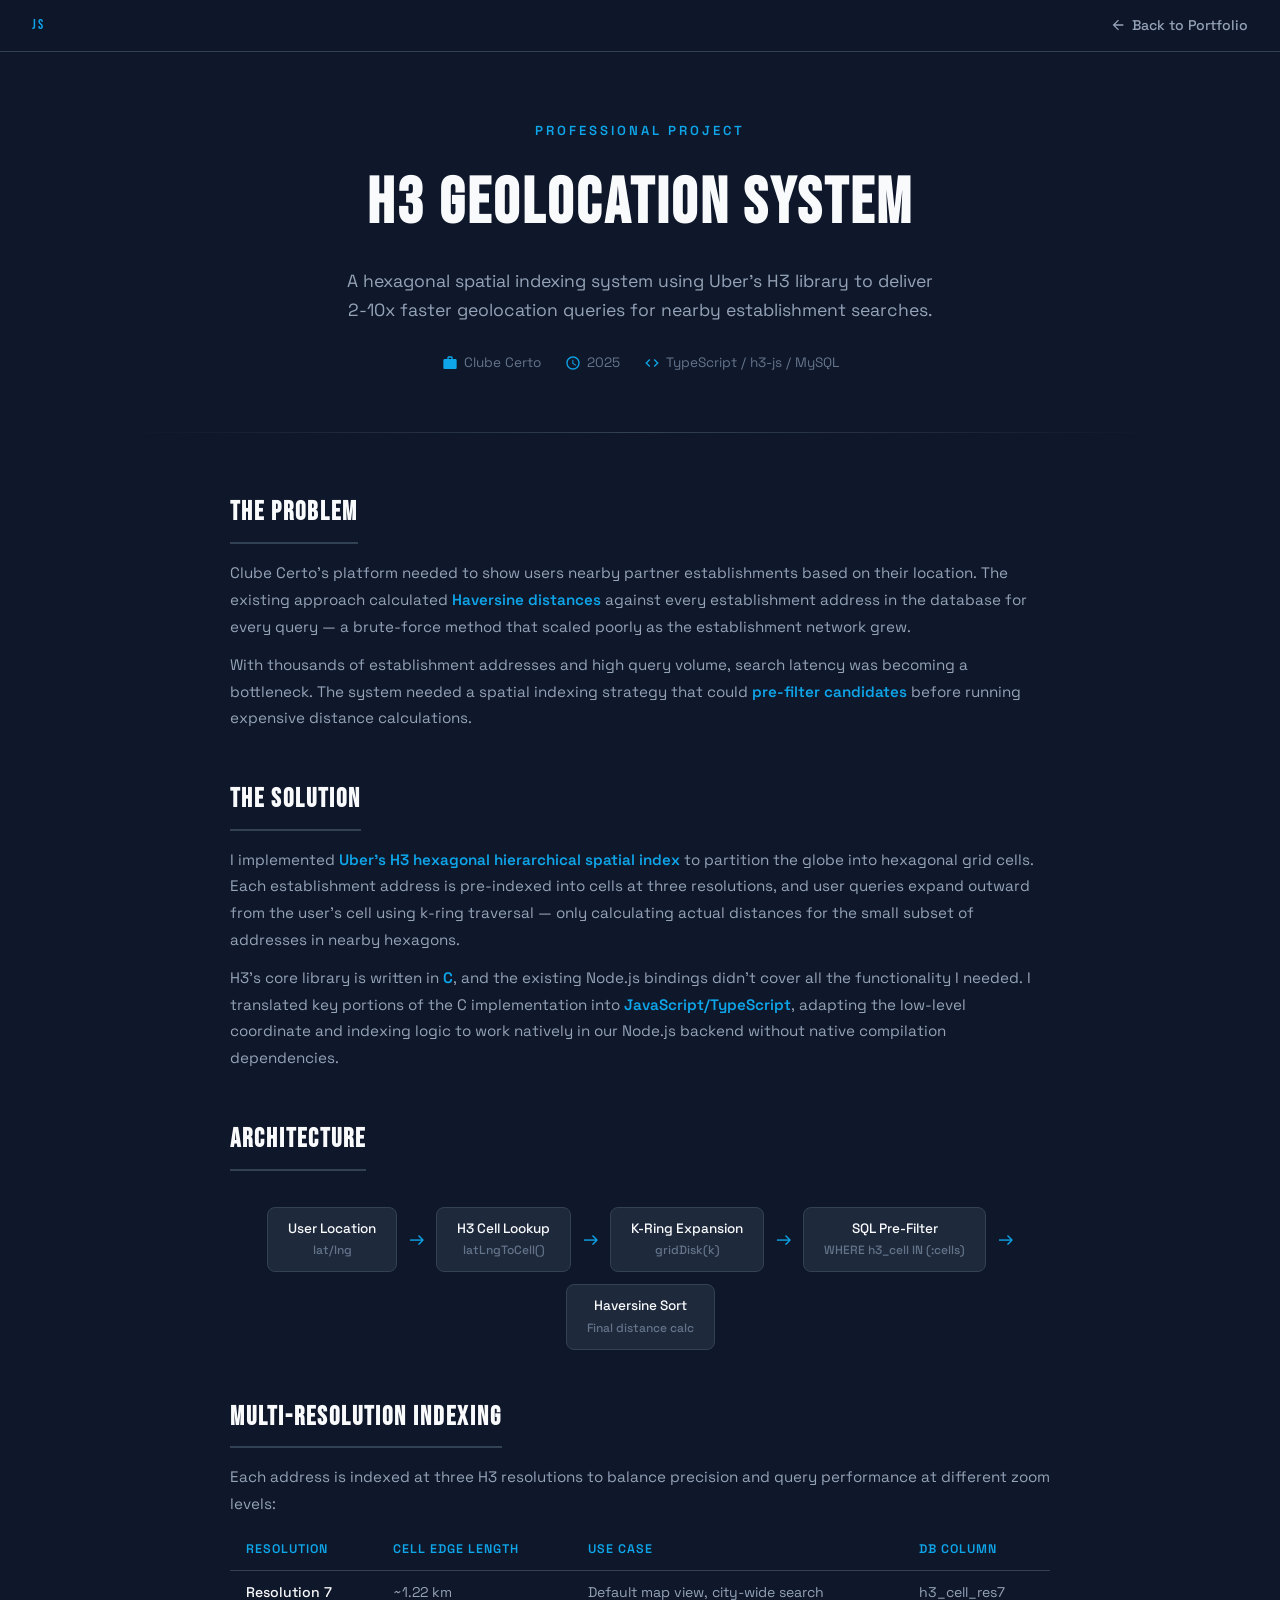
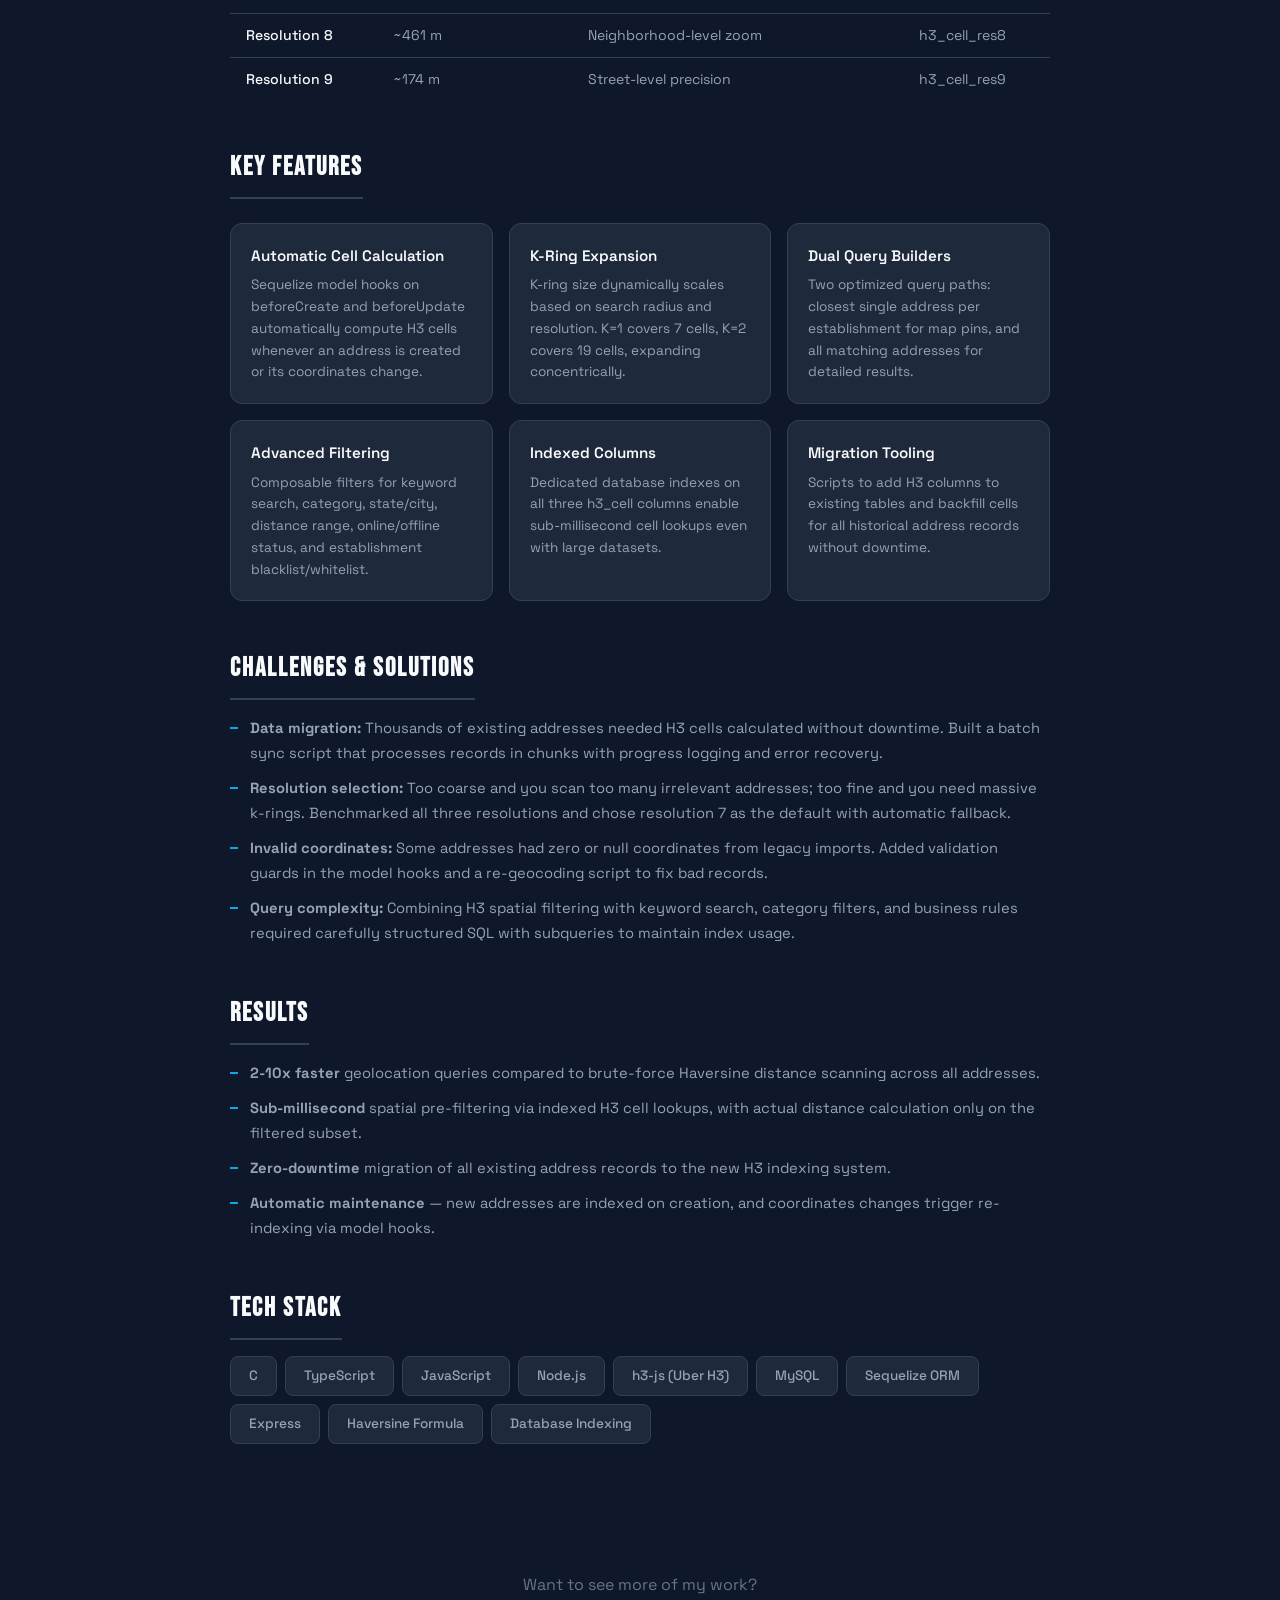
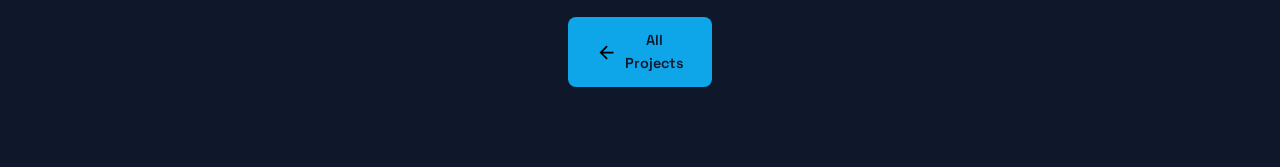
<file: projects/h3-geolocation.html>
<!DOCTYPE html>
<html lang="en">
<head>
  <meta charset="UTF-8">
  <meta name="viewport" content="width=device-width, initial-scale=1.0">
  <title>H3 Geolocation System — James Strohm</title>
  <link rel="icon" type="image/svg+xml" href="../images/favicon.svg">
  <meta name="description" content="H3 hexagonal spatial indexing system built at Clube Certo. Uber's H3 library for 2-10x faster geolocation queries with multi-resolution k-ring expansion.">
  <link rel="preconnect" href="https://fonts.googleapis.com">
  <link rel="preconnect" href="https://fonts.gstatic.com" crossorigin>
  <link href="https://fonts.googleapis.com/css2?family=Bebas+Neue&family=Space+Grotesk:wght@300;400;500;600;700&display=swap" rel="stylesheet">
  <style>
    *, *::before, *::after { margin: 0; padding: 0; box-sizing: border-box; }
    :root {
      --navy: #0F172A; --navy-light: #1E293B; --slate: #334155;
      --blue: #0369A1; --sky: #0EA5E9; --sky-glow: #38BDF8;
      --bg: #0F172A; --surface: #1E293B; --surface-hover: #253349;
      --text-strong: #F8FAFC; --text: #F8FAFC; --text-muted: #94A3B8;
      --text-dim: #64748B; --border: #334155; --border-light: #475569;
    }
    html { scroll-behavior: smooth; font-size: 16px; }
    body { font-family: 'Space Grotesk', sans-serif; color: var(--text); background: var(--bg); line-height: 1.6; overflow-x: hidden; }

    /* NAV */
    .top-nav { position: fixed; top: 0; left: 0; right: 0; z-index: 100; background: rgba(15,23,42,0.9); backdrop-filter: blur(16px); border-bottom: 1px solid var(--border); padding: 14px 32px; display: flex; align-items: center; justify-content: space-between; }
    .top-nav a { color: var(--text-muted); text-decoration: none; font-size: 0.88rem; font-weight: 500; transition: color 200ms; cursor: pointer; }
    .top-nav a:hover { color: var(--sky); }
    .nav-logo { font-family: 'Bebas Neue', sans-serif; font-size: 1.4rem; letter-spacing: 2px; color: var(--sky) !important; }
    .back-link { display: inline-flex; align-items: center; gap: 6px; }
    .back-link svg { width: 16px; height: 16px; fill: currentColor; }

    /* HERO */
    .project-hero { padding: 120px 24px 60px; text-align: center; position: relative; }
    .project-hero::after { content: ''; position: absolute; bottom: 0; left: 10%; right: 10%; height: 1px; background: linear-gradient(90deg, transparent, var(--border), transparent); }
    .ph-label { font-size: 0.82rem; color: var(--sky); font-weight: 600; letter-spacing: 3px; text-transform: uppercase; margin-bottom: 12px; }
    .ph-title { font-family: 'Bebas Neue', sans-serif; font-size: clamp(2.5rem, 6vw, 4rem); letter-spacing: 3px; color: var(--text-strong); margin-bottom: 12px; }
    .ph-subtitle { font-size: 1.1rem; color: var(--text-muted); max-width: 600px; margin: 0 auto 28px; }
    .ph-meta { display: flex; justify-content: center; gap: 24px; flex-wrap: wrap; }
    .ph-meta-item { display: flex; align-items: center; gap: 6px; font-size: 0.85rem; color: var(--text-dim); }
    .ph-meta-item svg { width: 16px; height: 16px; fill: var(--sky); }

    /* CONTENT */
    .container { max-width: 820px; margin: 0 auto; }
    .project-content { padding: 60px 24px 80px; }
    .content-section { margin-bottom: 48px; }
    .content-section:last-child { margin-bottom: 0; }
    .cs-title { font-family: 'Bebas Neue', sans-serif; font-size: 1.6rem; letter-spacing: 2px; color: var(--text-strong); margin-bottom: 16px; padding-bottom: 8px; border-bottom: 2px solid var(--border); display: inline-block; }
    .cs-text { font-size: 0.95rem; color: var(--text-muted); line-height: 1.75; margin-bottom: 12px; }
    .cs-text strong { color: var(--sky); font-weight: 600; }

    /* FEATURE CARDS */
    .feature-grid { display: grid; grid-template-columns: repeat(auto-fit, minmax(240px, 1fr)); gap: 16px; margin-top: 8px; }
    .feature-card { background: var(--surface); border: 1px solid var(--border); border-radius: 12px; padding: 20px; transition: border-color 200ms; }
    .feature-card:hover { border-color: var(--border-light); }
    .fc-title { font-weight: 600; color: var(--text-strong); margin-bottom: 6px; font-size: 0.95rem; }
    .fc-desc { font-size: 0.85rem; color: var(--text-muted); line-height: 1.6; }

    /* TECH STACK */
    .tech-grid { display: flex; flex-wrap: wrap; gap: 8px; }
    .tech-item { padding: 8px 18px; font-size: 0.85rem; font-weight: 500; color: var(--text-muted); background: var(--surface); border: 1px solid var(--border); border-radius: 8px; transition: border-color 200ms, color 200ms; }
    .tech-item:hover { border-color: var(--sky); color: var(--text-strong); }

    /* BULLETS */
    .detail-list { list-style: none; padding: 0; }
    .detail-list li { position: relative; padding-left: 20px; font-size: 0.92rem; color: var(--text-muted); line-height: 1.7; margin-bottom: 10px; }
    .detail-list li::before { content: ''; position: absolute; left: 0; top: 11px; width: 8px; height: 2px; background: var(--sky); }

    /* ARCHITECTURE */
    .arch-flow { display: flex; align-items: center; justify-content: center; gap: 12px; flex-wrap: wrap; margin: 20px 0; }
    .arch-node { padding: 10px 20px; background: var(--surface); border: 1px solid var(--border); border-radius: 8px; font-size: 0.85rem; color: var(--text-strong); font-weight: 500; text-align: center; }
    .arch-arrow { color: var(--sky); font-size: 1.2rem; }

    /* RESOLUTION TABLE */
    .res-table { width: 100%; border-collapse: collapse; margin-top: 12px; }
    .res-table th, .res-table td { padding: 10px 16px; text-align: left; font-size: 0.88rem; border-bottom: 1px solid var(--border); }
    .res-table th { color: var(--sky); font-weight: 600; font-size: 0.78rem; text-transform: uppercase; letter-spacing: 1px; }
    .res-table td { color: var(--text-muted); }
    .res-table tr:last-child td { border-bottom: none; }
    .res-table td:first-child { color: var(--text-strong); font-weight: 500; }

    /* CTA */
    .project-cta { text-align: center; padding: 48px 24px 80px; }
    .cta-text { font-size: 1rem; color: var(--text-dim); margin-bottom: 20px; }
    .btn { display: inline-flex; align-items: center; gap: 8px; padding: 12px 28px; font-size: 0.9rem; font-weight: 600; font-family: 'Space Grotesk', sans-serif; border-radius: 8px; text-decoration: none; transition: all 200ms; cursor: pointer; border: none; }
    .btn-primary { background: var(--sky); color: var(--navy); }
    .btn-primary:hover { background: var(--sky-glow); box-shadow: 0 0 24px rgba(14,165,233,0.3); }

    .page-transition { position: fixed; inset: 0; z-index: 9999; background: #0F172A; pointer-events: none; opacity: 0; transition: opacity 350ms ease; }
    .page-transition.active { opacity: 1; pointer-events: all; }

    /* FADE */
    .fade-up { opacity: 0; transform: translateY(24px); transition: opacity 0.6s ease, transform 0.6s ease; }
    .fade-up.visible { opacity: 1; transform: translateY(0); }
    @media (prefers-reduced-motion: reduce) { .fade-up { opacity: 1; transform: none; transition: none; } html { scroll-behavior: auto; } }
    @media (max-width: 768px) {
      .top-nav { padding: 14px 16px; }
      .project-hero { padding: 100px 20px 48px; }
      .project-content { padding: 40px 20px 60px; }
      .arch-flow { flex-direction: column; }
      .arch-arrow { transform: rotate(90deg); }
    }
  </style>
</head>
<body>
  <div class="page-transition" id="pageTransition"></div>
  <nav class="top-nav">
    <a href="../index.html" class="nav-logo">JS</a>
    <a href="../index.html#projects" class="back-link">
      <svg viewBox="0 0 24 24"><path d="M20 11H7.83l5.59-5.59L12 4l-8 8 8 8 1.41-1.41L7.83 13H20v-2z"/></svg>
      Back to Portfolio
    </a>
  </nav>

  <section class="project-hero">
    <div class="ph-label">Professional Project</div>
    <h1 class="ph-title">H3 Geolocation System</h1>
    <p class="ph-subtitle">A hexagonal spatial indexing system using Uber's H3 library to deliver 2-10x faster geolocation queries for nearby establishment searches.</p>
    <div class="ph-meta">
      <div class="ph-meta-item">
        <svg viewBox="0 0 24 24"><path d="M20 6h-4V4c0-1.11-.89-2-2-2h-4c-1.11 0-2 .89-2 2v2H4c-1.11 0-2 .89-2 2v11c0 1.11.89 2 2 2h16c1.11 0 2-.89 2-2V8c0-1.11-.89-2-2-2zm-6 0h-4V4h4v2z"/></svg>
        Clube Certo
      </div>
      <div class="ph-meta-item">
        <svg viewBox="0 0 24 24"><path d="M11.99 2C6.47 2 2 6.48 2 12s4.47 10 9.99 10C17.52 22 22 17.52 22 12S17.52 2 11.99 2zM12 20c-4.42 0-8-3.58-8-8s3.58-8 8-8 8 3.58 8 8-3.58 8-8 8zm.5-13H11v6l5.25 3.15.75-1.23-4.5-2.67z"/></svg>
        2025
      </div>
      <div class="ph-meta-item">
        <svg viewBox="0 0 24 24"><path d="M9.4 16.6L4.8 12l4.6-4.6L8 6l-6 6 6 6 1.4-1.4zm5.2 0l4.6-4.6-4.6-4.6L16 6l6 6-6 6-1.4-1.4z"/></svg>
        TypeScript / h3-js / MySQL
      </div>
    </div>
  </section>

  <div class="project-content">
    <div class="container">

      <div class="content-section fade-up">
        <h2 class="cs-title">The Problem</h2>
        <p class="cs-text">Clube Certo's platform needed to show users nearby partner establishments based on their location. The existing approach calculated <strong>Haversine distances</strong> against every establishment address in the database for every query — a brute-force method that scaled poorly as the establishment network grew.</p>
        <p class="cs-text">With thousands of establishment addresses and high query volume, search latency was becoming a bottleneck. The system needed a spatial indexing strategy that could <strong>pre-filter candidates</strong> before running expensive distance calculations.</p>
      </div>

      <div class="content-section fade-up">
        <h2 class="cs-title">The Solution</h2>
        <p class="cs-text">I implemented <strong>Uber's H3 hexagonal hierarchical spatial index</strong> to partition the globe into hexagonal grid cells. Each establishment address is pre-indexed into cells at three resolutions, and user queries expand outward from the user's cell using k-ring traversal — only calculating actual distances for the small subset of addresses in nearby hexagons.</p>
        <p class="cs-text">H3's core library is written in <strong>C</strong>, and the existing Node.js bindings didn't cover all the functionality I needed. I translated key portions of the C implementation into <strong>JavaScript/TypeScript</strong>, adapting the low-level coordinate and indexing logic to work natively in our Node.js backend without native compilation dependencies.</p>
      </div>

      <div class="content-section fade-up">
        <h2 class="cs-title">Architecture</h2>
        <div class="arch-flow">
          <div class="arch-node">User Location<br><small style="color:var(--text-dim);font-size:0.75rem">lat/lng</small></div>
          <span class="arch-arrow">&rarr;</span>
          <div class="arch-node">H3 Cell Lookup<br><small style="color:var(--text-dim);font-size:0.75rem">latLngToCell()</small></div>
          <span class="arch-arrow">&rarr;</span>
          <div class="arch-node">K-Ring Expansion<br><small style="color:var(--text-dim);font-size:0.75rem">gridDisk(k)</small></div>
          <span class="arch-arrow">&rarr;</span>
          <div class="arch-node">SQL Pre-Filter<br><small style="color:var(--text-dim);font-size:0.75rem">WHERE h3_cell IN (:cells)</small></div>
          <span class="arch-arrow">&rarr;</span>
          <div class="arch-node">Haversine Sort<br><small style="color:var(--text-dim);font-size:0.75rem">Final distance calc</small></div>
        </div>
      </div>

      <div class="content-section fade-up">
        <h2 class="cs-title">Multi-Resolution Indexing</h2>
        <p class="cs-text">Each address is indexed at three H3 resolutions to balance precision and query performance at different zoom levels:</p>
        <table class="res-table">
          <thead>
            <tr>
              <th>Resolution</th>
              <th>Cell Edge Length</th>
              <th>Use Case</th>
              <th>DB Column</th>
            </tr>
          </thead>
          <tbody>
            <tr>
              <td>Resolution 7</td>
              <td>~1.22 km</td>
              <td>Default map view, city-wide search</td>
              <td>h3_cell_res7</td>
            </tr>
            <tr>
              <td>Resolution 8</td>
              <td>~461 m</td>
              <td>Neighborhood-level zoom</td>
              <td>h3_cell_res8</td>
            </tr>
            <tr>
              <td>Resolution 9</td>
              <td>~174 m</td>
              <td>Street-level precision</td>
              <td>h3_cell_res9</td>
            </tr>
          </tbody>
        </table>
      </div>

      <div class="content-section fade-up">
        <h2 class="cs-title">Key Features</h2>
        <div class="feature-grid">
          <div class="feature-card">
            <div class="fc-title">Automatic Cell Calculation</div>
            <div class="fc-desc">Sequelize model hooks on beforeCreate and beforeUpdate automatically compute H3 cells whenever an address is created or its coordinates change.</div>
          </div>
          <div class="feature-card">
            <div class="fc-title">K-Ring Expansion</div>
            <div class="fc-desc">K-ring size dynamically scales based on search radius and resolution. K=1 covers 7 cells, K=2 covers 19 cells, expanding concentrically.</div>
          </div>
          <div class="feature-card">
            <div class="fc-title">Dual Query Builders</div>
            <div class="fc-desc">Two optimized query paths: closest single address per establishment for map pins, and all matching addresses for detailed results.</div>
          </div>
          <div class="feature-card">
            <div class="fc-title">Advanced Filtering</div>
            <div class="fc-desc">Composable filters for keyword search, category, state/city, distance range, online/offline status, and establishment blacklist/whitelist.</div>
          </div>
          <div class="feature-card">
            <div class="fc-title">Indexed Columns</div>
            <div class="fc-desc">Dedicated database indexes on all three h3_cell columns enable sub-millisecond cell lookups even with large datasets.</div>
          </div>
          <div class="feature-card">
            <div class="fc-title">Migration Tooling</div>
            <div class="fc-desc">Scripts to add H3 columns to existing tables and backfill cells for all historical address records without downtime.</div>
          </div>
        </div>
      </div>

      <div class="content-section fade-up">
        <h2 class="cs-title">Challenges & Solutions</h2>
        <ul class="detail-list">
          <li><strong>Data migration:</strong> Thousands of existing addresses needed H3 cells calculated without downtime. Built a batch sync script that processes records in chunks with progress logging and error recovery.</li>
          <li><strong>Resolution selection:</strong> Too coarse and you scan too many irrelevant addresses; too fine and you need massive k-rings. Benchmarked all three resolutions and chose resolution 7 as the default with automatic fallback.</li>
          <li><strong>Invalid coordinates:</strong> Some addresses had zero or null coordinates from legacy imports. Added validation guards in the model hooks and a re-geocoding script to fix bad records.</li>
          <li><strong>Query complexity:</strong> Combining H3 spatial filtering with keyword search, category filters, and business rules required carefully structured SQL with subqueries to maintain index usage.</li>
        </ul>
      </div>

      <div class="content-section fade-up">
        <h2 class="cs-title">Results</h2>
        <ul class="detail-list">
          <li><strong>2-10x faster</strong> geolocation queries compared to brute-force Haversine distance scanning across all addresses.</li>
          <li><strong>Sub-millisecond</strong> spatial pre-filtering via indexed H3 cell lookups, with actual distance calculation only on the filtered subset.</li>
          <li><strong>Zero-downtime</strong> migration of all existing address records to the new H3 indexing system.</li>
          <li><strong>Automatic maintenance</strong> — new addresses are indexed on creation, and coordinates changes trigger re-indexing via model hooks.</li>
        </ul>
      </div>

      <div class="content-section fade-up">
        <h2 class="cs-title">Tech Stack</h2>
        <div class="tech-grid">
          <span class="tech-item">C</span>
          <span class="tech-item">TypeScript</span>
          <span class="tech-item">JavaScript</span>
          <span class="tech-item">Node.js</span>
          <span class="tech-item">h3-js (Uber H3)</span>
          <span class="tech-item">MySQL</span>
          <span class="tech-item">Sequelize ORM</span>
          <span class="tech-item">Express</span>
          <span class="tech-item">Haversine Formula</span>
          <span class="tech-item">Database Indexing</span>
        </div>
      </div>

    </div>
  </div>

  <div class="project-cta">
    <p class="cta-text">Want to see more of my work?</p>
    <a href="../index.html#projects" class="btn btn-primary">
      <svg viewBox="0 0 24 24"><path d="M20 11H7.83l5.59-5.59L12 4l-8 8 8 8 1.41-1.41L7.83 13H20v-2z"/></svg>
      All Projects
    </a>
  </div>

  <script>
    const mo = window.matchMedia('(prefers-reduced-motion: reduce)').matches;
    if (!mo) {
      const obs = new IntersectionObserver(es => es.forEach(e => { if (e.isIntersecting) { e.target.classList.add('visible'); obs.unobserve(e.target); } }), { threshold: 0.1 });
      document.querySelectorAll('.fade-up').forEach(el => obs.observe(el));
    } else { document.querySelectorAll('.fade-up').forEach(el => el.classList.add('visible')); }

    // Page transitions
    const pageTransition = document.getElementById('pageTransition');
    document.querySelectorAll('a[href]').forEach(link => {
      const href = link.getAttribute('href');
      if (href && !href.startsWith('#') && !href.startsWith('mailto:') && !href.startsWith('tel:') && link.target !== '_blank') {
        link.addEventListener('click', (e) => {
          e.preventDefault();
          pageTransition.classList.add('active');
          setTimeout(() => { window.location.href = href; }, 350);
        });
      }
    });
    window.addEventListener('pageshow', () => { pageTransition.classList.remove('active'); });
  </script>
</body>
</html>
</file>
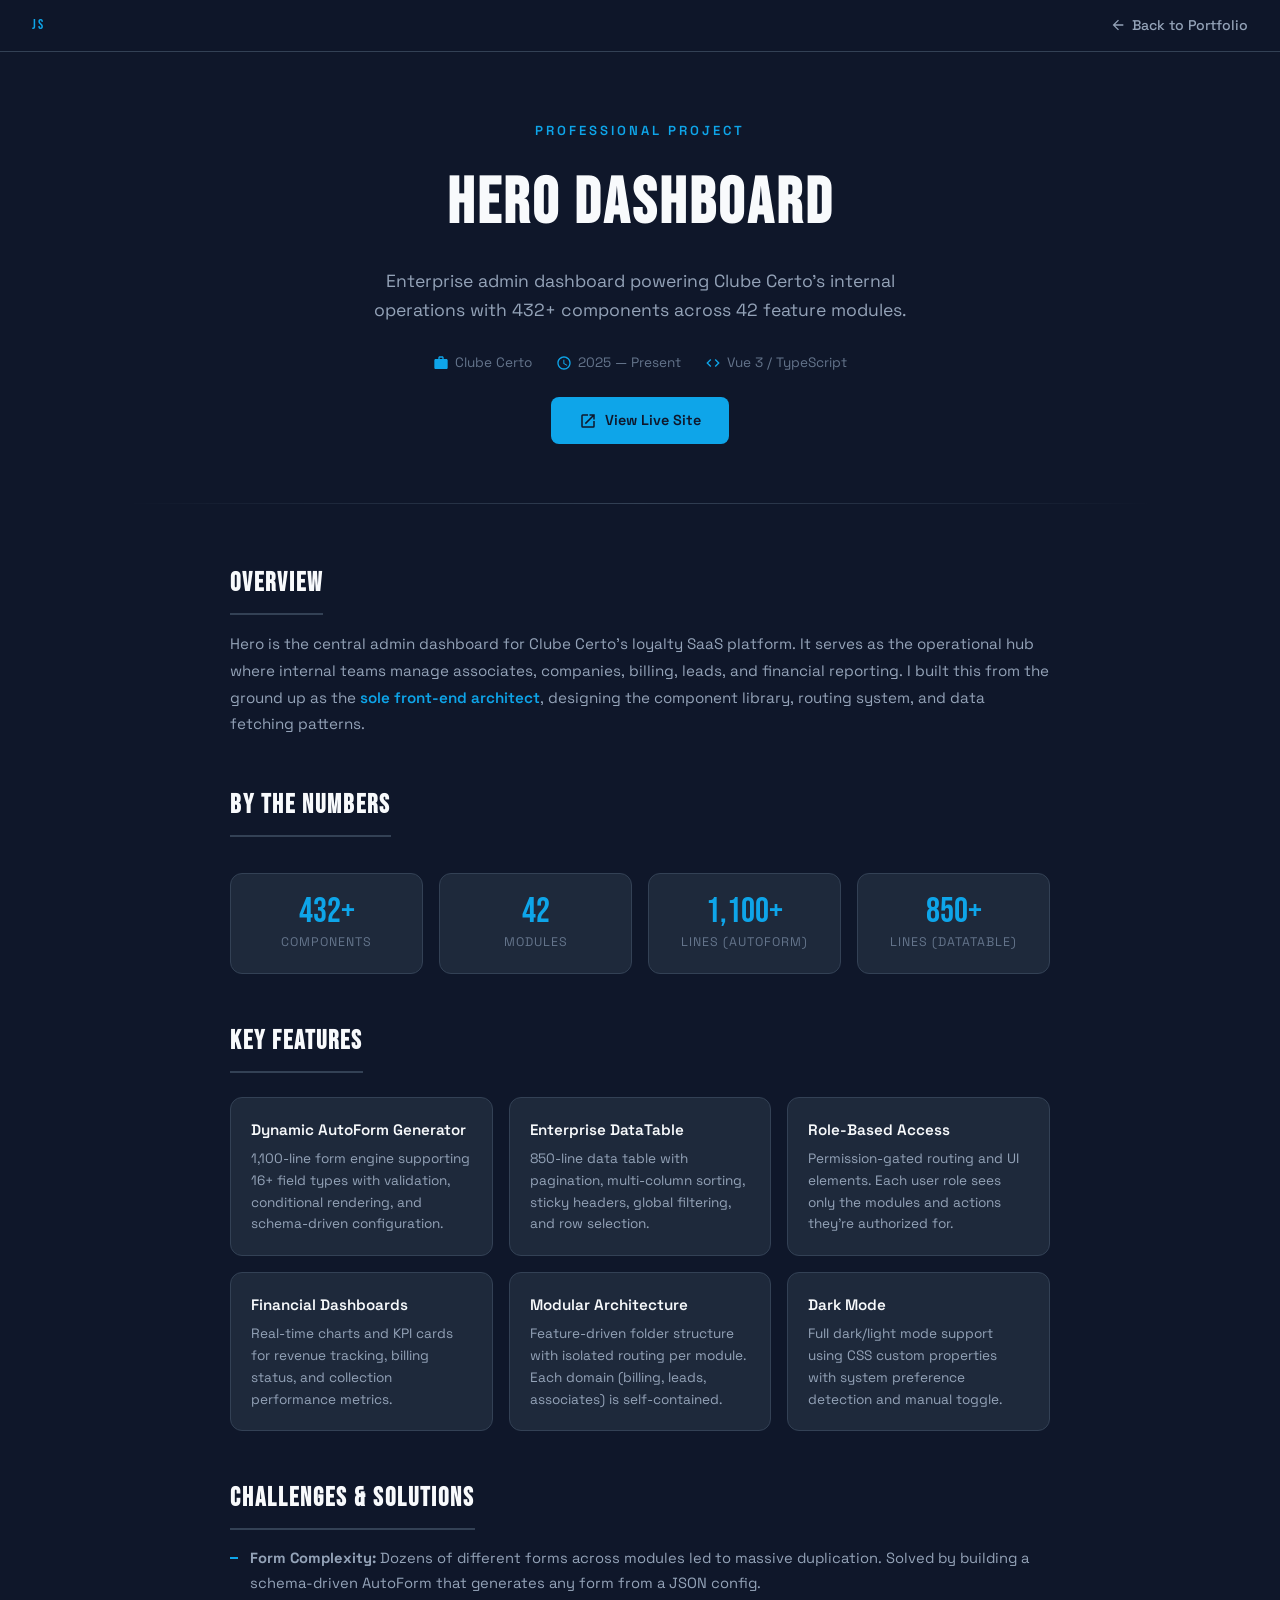
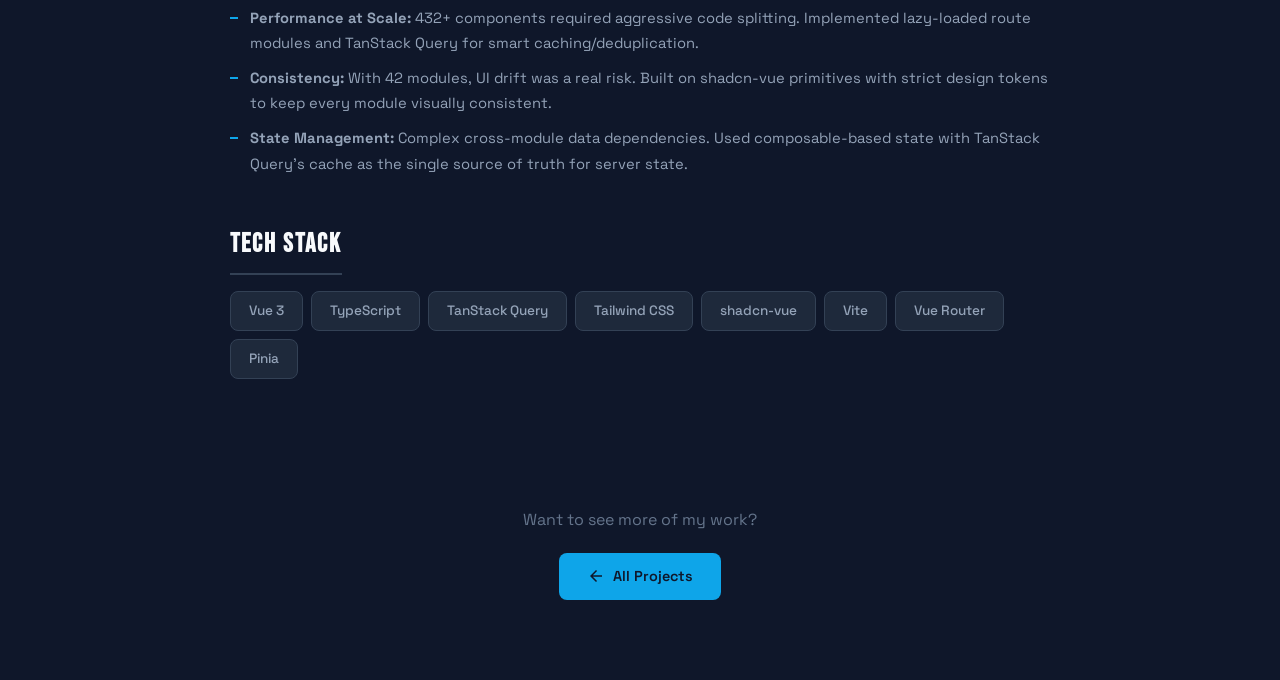
<file: projects/hero-dashboard.html>
<!DOCTYPE html>
<html lang="en">
<head>
  <meta charset="UTF-8">
  <meta name="viewport" content="width=device-width, initial-scale=1.0">
  <title>Hero Dashboard — James Strohm</title>
  <link rel="icon" type="image/svg+xml" href="../images/favicon.svg">
  <meta name="description" content="Enterprise admin dashboard with 432 Vue 3 components across 42 feature modules. Built at Clube Certo.">
  <link rel="preconnect" href="https://fonts.googleapis.com">
  <link rel="preconnect" href="https://fonts.gstatic.com" crossorigin>
  <link href="https://fonts.googleapis.com/css2?family=Bebas+Neue&family=Space+Grotesk:wght@300;400;500;600;700&display=swap" rel="stylesheet">
  <style>
    *, *::before, *::after { margin: 0; padding: 0; box-sizing: border-box; }
    :root {
      --navy: #0F172A; --navy-light: #1E293B; --slate: #334155;
      --blue: #0369A1; --sky: #0EA5E9; --sky-glow: #38BDF8;
      --bg: #0F172A; --surface: #1E293B; --surface-hover: #253349;
      --text-strong: #F8FAFC; --text: #F8FAFC; --text-muted: #94A3B8;
      --text-dim: #64748B; --border: #334155; --border-light: #475569;
    }
    html { scroll-behavior: smooth; font-size: 16px; }
    body { font-family: 'Space Grotesk', sans-serif; color: var(--text); background: var(--bg); line-height: 1.6; overflow-x: hidden; }
    .top-nav { position: fixed; top: 0; left: 0; right: 0; z-index: 100; background: rgba(15,23,42,0.9); backdrop-filter: blur(16px); border-bottom: 1px solid var(--border); padding: 14px 32px; display: flex; align-items: center; justify-content: space-between; }
    .top-nav a { color: var(--text-muted); text-decoration: none; font-size: 0.88rem; font-weight: 500; transition: color 200ms; cursor: pointer; }
    .top-nav a:hover { color: var(--sky); }
    .nav-logo { font-family: 'Bebas Neue', sans-serif; font-size: 1.4rem; letter-spacing: 2px; color: var(--sky) !important; }
    .back-link { display: inline-flex; align-items: center; gap: 6px; }
    .back-link svg { width: 16px; height: 16px; fill: currentColor; }
    .project-hero { padding: 120px 24px 60px; text-align: center; position: relative; }
    .project-hero::after { content: ''; position: absolute; bottom: 0; left: 10%; right: 10%; height: 1px; background: linear-gradient(90deg, transparent, var(--border), transparent); }
    .ph-label { font-size: 0.82rem; color: var(--sky); font-weight: 600; letter-spacing: 3px; text-transform: uppercase; margin-bottom: 12px; }
    .ph-title { font-family: 'Bebas Neue', sans-serif; font-size: clamp(2.5rem, 6vw, 4rem); letter-spacing: 3px; color: var(--text-strong); margin-bottom: 12px; }
    .ph-subtitle { font-size: 1.1rem; color: var(--text-muted); max-width: 600px; margin: 0 auto 28px; }
    .ph-meta { display: flex; justify-content: center; gap: 24px; flex-wrap: wrap; }
    .ph-meta-item { display: flex; align-items: center; gap: 6px; font-size: 0.85rem; color: var(--text-dim); }
    .ph-meta-item svg { width: 16px; height: 16px; fill: var(--sky); }
    .ph-actions { margin-top: 24px; display: flex; justify-content: center; gap: 12px; flex-wrap: wrap; }
    .container { max-width: 820px; margin: 0 auto; }
    .project-content { padding: 60px 24px 80px; }
    .content-section { margin-bottom: 48px; }
    .content-section:last-child { margin-bottom: 0; }
    .cs-title { font-family: 'Bebas Neue', sans-serif; font-size: 1.6rem; letter-spacing: 2px; color: var(--text-strong); margin-bottom: 16px; padding-bottom: 8px; border-bottom: 2px solid var(--border); display: inline-block; }
    .cs-text { font-size: 0.95rem; color: var(--text-muted); line-height: 1.75; margin-bottom: 12px; }
    .cs-text strong { color: var(--sky); font-weight: 600; }
    .feature-grid { display: grid; grid-template-columns: repeat(auto-fit, minmax(240px, 1fr)); gap: 16px; margin-top: 8px; }
    .feature-card { background: var(--surface); border: 1px solid var(--border); border-radius: 12px; padding: 20px; transition: border-color 200ms; }
    .feature-card:hover { border-color: var(--border-light); }
    .fc-title { font-weight: 600; color: var(--text-strong); margin-bottom: 6px; font-size: 0.95rem; }
    .fc-desc { font-size: 0.85rem; color: var(--text-muted); line-height: 1.6; }
    .tech-grid { display: flex; flex-wrap: wrap; gap: 8px; }
    .tech-item { padding: 8px 18px; font-size: 0.85rem; font-weight: 500; color: var(--text-muted); background: var(--surface); border: 1px solid var(--border); border-radius: 8px; transition: border-color 200ms, color 200ms; }
    .tech-item:hover { border-color: var(--sky); color: var(--text-strong); }
    .detail-list { list-style: none; padding: 0; }
    .detail-list li { position: relative; padding-left: 20px; font-size: 0.92rem; color: var(--text-muted); line-height: 1.7; margin-bottom: 10px; }
    .detail-list li::before { content: ''; position: absolute; left: 0; top: 11px; width: 8px; height: 2px; background: var(--sky); }
    .stats-row { display: grid; grid-template-columns: repeat(4, 1fr); gap: 16px; margin: 20px 0; }
    .stat-card { background: var(--surface); border: 1px solid var(--border); border-radius: 12px; padding: 20px; text-align: center; }
    .stat-card .num { font-family: 'Bebas Neue', sans-serif; font-size: 2.2rem; color: var(--sky); line-height: 1; }
    .stat-card .label { font-size: 0.78rem; color: var(--text-dim); margin-top: 4px; text-transform: uppercase; letter-spacing: 1px; }
    .project-cta { text-align: center; padding: 48px 24px 80px; }
    .cta-text { font-size: 1rem; color: var(--text-dim); margin-bottom: 20px; }
    .btn { display: inline-flex; align-items: center; gap: 8px; padding: 12px 28px; font-size: 0.9rem; font-weight: 600; font-family: 'Space Grotesk', sans-serif; border-radius: 8px; text-decoration: none; transition: all 200ms; cursor: pointer; border: none; }
    .btn-primary { background: var(--sky); color: var(--navy); }
    .btn-primary:hover { background: var(--sky-glow); box-shadow: 0 0 24px rgba(14,165,233,0.3); }
    .btn-ghost { background: transparent; color: var(--text); border: 1px solid var(--border); }
    .btn-ghost:hover { border-color: var(--sky); color: var(--sky); }
    .btn svg { width: 18px; height: 18px; fill: currentColor; }
    .page-transition { position: fixed; inset: 0; z-index: 9999; background: #0F172A; pointer-events: none; opacity: 0; transition: opacity 350ms ease; }
    .page-transition.active { opacity: 1; pointer-events: all; }
    .fade-up { opacity: 0; transform: translateY(24px); transition: opacity 0.6s ease, transform 0.6s ease; }
    .fade-up.visible { opacity: 1; transform: translateY(0); }
    @media (prefers-reduced-motion: reduce) { .fade-up { opacity: 1; transform: none; transition: none; } }
    @media (max-width: 768px) {
      .top-nav { padding: 14px 16px; }
      .project-hero { padding: 100px 20px 48px; }
      .project-content { padding: 40px 20px 60px; }
      .stats-row { grid-template-columns: repeat(2, 1fr); }
    }
  </style>
</head>
<body>
  <div class="page-transition" id="pageTransition"></div>
  <nav class="top-nav">
    <a href="../index.html" class="nav-logo">JS</a>
    <a href="../index.html#projects" class="back-link">
      <svg viewBox="0 0 24 24"><path d="M20 11H7.83l5.59-5.59L12 4l-8 8 8 8 1.41-1.41L7.83 13H20v-2z"/></svg>
      Back to Portfolio
    </a>
  </nav>

  <section class="project-hero">
    <div class="ph-label">Professional Project</div>
    <h1 class="ph-title">Hero Dashboard</h1>
    <p class="ph-subtitle">Enterprise admin dashboard powering Clube Certo's internal operations with 432+ components across 42 feature modules.</p>
    <div class="ph-meta">
      <div class="ph-meta-item">
        <svg viewBox="0 0 24 24"><path d="M20 6h-4V4c0-1.11-.89-2-2-2h-4c-1.11 0-2 .89-2 2v2H4c-1.11 0-2 .89-2 2v11c0 1.11.89 2 2 2h16c1.11 0 2-.89 2-2V8c0-1.11-.89-2-2-2zm-6 0h-4V4h4v2z"/></svg>
        Clube Certo
      </div>
      <div class="ph-meta-item">
        <svg viewBox="0 0 24 24"><path d="M11.99 2C6.47 2 2 6.48 2 12s4.47 10 9.99 10C17.52 22 22 17.52 22 12S17.52 2 11.99 2zM12 20c-4.42 0-8-3.58-8-8s3.58-8 8-8 8 3.58 8 8-3.58 8-8 8zm.5-13H11v6l5.25 3.15.75-1.23-4.5-2.67z"/></svg>
        2025 — Present
      </div>
      <div class="ph-meta-item">
        <svg viewBox="0 0 24 24"><path d="M9.4 16.6L4.8 12l4.6-4.6L8 6l-6 6 6 6 1.4-1.4zm5.2 0l4.6-4.6-4.6-4.6L16 6l6 6-6 6-1.4-1.4z"/></svg>
        Vue 3 / TypeScript
      </div>
    </div>
    <div class="ph-actions">
      <a href="https://hero.clubecerto.com.br/Login" target="_blank" rel="noopener" class="btn btn-primary">
        <svg viewBox="0 0 24 24"><path d="M14 3v2h3.59l-9.83 9.83 1.41 1.41L19 6.41V10h2V3h-7m-2 16H5V5h7V3H5a2 2 0 00-2 2v14a2 2 0 002 2h14a2 2 0 002-2v-7h-2v7z"/></svg>
        View Live Site
      </a>
    </div>
  </section>

  <div class="project-content">
    <div class="container">

      <div class="content-section fade-up">
        <h2 class="cs-title">Overview</h2>
        <p class="cs-text">Hero is the central admin dashboard for Clube Certo's loyalty SaaS platform. It serves as the operational hub where internal teams manage associates, companies, billing, leads, and financial reporting. I built this from the ground up as the <strong>sole front-end architect</strong>, designing the component library, routing system, and data fetching patterns.</p>
      </div>

      <div class="content-section fade-up">
        <h2 class="cs-title">By The Numbers</h2>
        <div class="stats-row">
          <div class="stat-card">
            <div class="num">432+</div>
            <div class="label">Components</div>
          </div>
          <div class="stat-card">
            <div class="num">42</div>
            <div class="label">Modules</div>
          </div>
          <div class="stat-card">
            <div class="num">1,100+</div>
            <div class="label">Lines (AutoForm)</div>
          </div>
          <div class="stat-card">
            <div class="num">850+</div>
            <div class="label">Lines (DataTable)</div>
          </div>
        </div>
      </div>

      <div class="content-section fade-up">
        <h2 class="cs-title">Key Features</h2>
        <div class="feature-grid">
          <div class="feature-card">
            <div class="fc-title">Dynamic AutoForm Generator</div>
            <div class="fc-desc">1,100-line form engine supporting 16+ field types with validation, conditional rendering, and schema-driven configuration.</div>
          </div>
          <div class="feature-card">
            <div class="fc-title">Enterprise DataTable</div>
            <div class="fc-desc">850-line data table with pagination, multi-column sorting, sticky headers, global filtering, and row selection.</div>
          </div>
          <div class="feature-card">
            <div class="fc-title">Role-Based Access</div>
            <div class="fc-desc">Permission-gated routing and UI elements. Each user role sees only the modules and actions they're authorized for.</div>
          </div>
          <div class="feature-card">
            <div class="fc-title">Financial Dashboards</div>
            <div class="fc-desc">Real-time charts and KPI cards for revenue tracking, billing status, and collection performance metrics.</div>
          </div>
          <div class="feature-card">
            <div class="fc-title">Modular Architecture</div>
            <div class="fc-desc">Feature-driven folder structure with isolated routing per module. Each domain (billing, leads, associates) is self-contained.</div>
          </div>
          <div class="feature-card">
            <div class="fc-title">Dark Mode</div>
            <div class="fc-desc">Full dark/light mode support using CSS custom properties with system preference detection and manual toggle.</div>
          </div>
        </div>
      </div>

      <div class="content-section fade-up">
        <h2 class="cs-title">Challenges & Solutions</h2>
        <ul class="detail-list">
          <li><strong>Form Complexity:</strong> Dozens of different forms across modules led to massive duplication. Solved by building a schema-driven AutoForm that generates any form from a JSON config.</li>
          <li><strong>Performance at Scale:</strong> 432+ components required aggressive code splitting. Implemented lazy-loaded route modules and TanStack Query for smart caching/deduplication.</li>
          <li><strong>Consistency:</strong> With 42 modules, UI drift was a real risk. Built on shadcn-vue primitives with strict design tokens to keep every module visually consistent.</li>
          <li><strong>State Management:</strong> Complex cross-module data dependencies. Used composable-based state with TanStack Query's cache as the single source of truth for server state.</li>
        </ul>
      </div>

      <div class="content-section fade-up">
        <h2 class="cs-title">Tech Stack</h2>
        <div class="tech-grid">
          <span class="tech-item">Vue 3</span>
          <span class="tech-item">TypeScript</span>
          <span class="tech-item">TanStack Query</span>
          <span class="tech-item">Tailwind CSS</span>
          <span class="tech-item">shadcn-vue</span>
          <span class="tech-item">Vite</span>
          <span class="tech-item">Vue Router</span>
          <span class="tech-item">Pinia</span>
        </div>
      </div>

    </div>
  </div>

  <div class="project-cta">
    <p class="cta-text">Want to see more of my work?</p>
    <a href="../index.html#projects" class="btn btn-primary">
      <svg viewBox="0 0 24 24"><path d="M20 11H7.83l5.59-5.59L12 4l-8 8 8 8 1.41-1.41L7.83 13H20v-2z"/></svg>
      All Projects
    </a>
  </div>

  <script>
    const mo = window.matchMedia('(prefers-reduced-motion: reduce)').matches;
    if (!mo) {
      const obs = new IntersectionObserver(es => es.forEach(e => { if (e.isIntersecting) { e.target.classList.add('visible'); obs.unobserve(e.target); } }), { threshold: 0.1 });
      document.querySelectorAll('.fade-up').forEach(el => obs.observe(el));
    } else { document.querySelectorAll('.fade-up').forEach(el => el.classList.add('visible')); }

    // Page transitions
    const pageTransition = document.getElementById('pageTransition');
    document.querySelectorAll('a[href]').forEach(link => {
      const href = link.getAttribute('href');
      if (href && !href.startsWith('#') && !href.startsWith('mailto:') && !href.startsWith('tel:') && link.target !== '_blank') {
        link.addEventListener('click', (e) => {
          e.preventDefault();
          pageTransition.classList.add('active');
          setTimeout(() => { window.location.href = href; }, 350);
        });
      }
    });
    window.addEventListener('pageshow', () => { pageTransition.classList.remove('active'); });
  </script>
</body>
</html>
</file>
<file: css/style.css>
*, *::before, *::after { margin: 0; padding: 0; box-sizing: border-box; }

/* --- SKIP TO CONTENT --- */
.skip-to-content {
  position: absolute;
  top: -100%;
  left: 16px;
  z-index: 10000;
  padding: 12px 24px;
  background: var(--sky);
  color: var(--navy);
  font-weight: 600;
  font-size: 0.9rem;
  border-radius: 0 0 8px 8px;
  text-decoration: none;
  transition: top 200ms ease;
}

.skip-to-content:focus {
  top: 0;
}

:root, [data-theme="dark"] {
  --navy: #0F172A;
  --navy-light: #1E293B;
  --slate: #334155;
  --blue: #0369A1;
  --blue-dark: #075985;
  --sky: #0EA5E9;
  --sky-glow: #38BDF8;
  --green: #22C55E;
  --bg: #0F172A;
  --surface: #1E293B;
  --surface-hover: #253349;
  --text-strong: #F8FAFC;
  --text: #F8FAFC;
  --text-muted: #94A3B8;
  --text-dim: #64748B;
  --border: #334155;
  --border-light: #475569;
  --nav-bg: rgba(15, 23, 42, 0.85);
  --card-shadow: rgba(0,0,0,0.3);
}

[data-theme="light"] {
  --navy: #0F172A;
  --navy-light: #F1F5F9;
  --slate: #334155;
  --blue: #0369A1;
  --blue-dark: #075985;
  --sky: #0284C7;
  --sky-glow: #0EA5E9;
  --green: #16A34A;
  --bg: #FFFFFF;
  --surface: #F8FAFC;
  --surface-hover: #F1F5F9;
  --text-strong: #0F172A;
  --text: #0F172A;
  --text-muted: #475569;
  --text-dim: #64748B;
  --border: #E2E8F0;
  --border-light: #CBD5E1;
  --nav-bg: rgba(255, 255, 255, 0.85);
  --card-shadow: rgba(0,0,0,0.08);
}

html {
  scroll-behavior: smooth;
  font-size: 16px;
}

body {
  font-family: 'Space Grotesk', -apple-system, sans-serif;
  color: var(--text);
  background: var(--bg);
  line-height: 1.6;
  overflow-x: hidden;
  transition: background 300ms ease, color 300ms ease;
}

/* --- NAVBAR --- */
.navbar {
  position: fixed;
  top: 16px;
  left: 50%;
  transform: translateX(-50%);
  z-index: 1000;
  background: var(--nav-bg);
  backdrop-filter: blur(16px);
  -webkit-backdrop-filter: blur(16px);
  border: 1px solid var(--border);
  border-radius: 50px;
  padding: 10px 32px;
  display: flex;
  align-items: center;
  gap: 8px;
  transition: box-shadow 300ms ease, background 300ms ease;
}

.navbar.scrolled {
  box-shadow: 0 8px 32px rgba(0,0,0,0.4);
}

.nav-logo {
  font-family: 'Bebas Neue', sans-serif;
  font-size: 1.4rem;
  letter-spacing: 2px;
  color: var(--sky);
  margin-right: 16px;
  text-decoration: none;
}

.nav-links {
  display: flex;
  gap: 4px;
  list-style: none;
}

.nav-links a {
  color: var(--text-muted);
  text-decoration: none;
  font-size: 0.85rem;
  font-weight: 500;
  padding: 6px 14px;
  border-radius: 20px;
  transition: color 200ms, background 200ms;
  cursor: pointer;
}

.nav-links a:hover, .nav-links a.active {
  color: var(--text-strong);
  background: var(--surface-hover);
}

.nav-toggle {
  display: none;
  background: none;
  border: none;
  color: var(--text);
  cursor: pointer;
  padding: 4px;
  position: relative;
  width: 28px;
  height: 28px;
}

.nav-line { transition: transform 300ms ease, opacity 200ms ease; transform-origin: center; }
.nav-toggle.active .nav-line-1 { transform: translateY(6px) rotate(45deg); }
.nav-toggle.active .nav-line-2 { opacity: 0; }
.nav-toggle.active .nav-line-3 { transform: translateY(-6px) rotate(-45deg); }

.nav-overlay {
  display: none;
  position: fixed;
  inset: 0;
  background: rgba(0,0,0,0.4);
  backdrop-filter: blur(4px);
  z-index: 998;
  opacity: 0;
  transition: opacity 300ms ease;
}

.nav-overlay.show {
  display: block;
  opacity: 1;
}

/* --- THEME TOGGLE --- */
.theme-toggle {
  background: none;
  border: 1px solid var(--border);
  color: var(--text-muted);
  cursor: pointer;
  padding: 6px;
  border-radius: 50%;
  display: flex;
  align-items: center;
  justify-content: center;
  width: 34px;
  height: 34px;
  margin-left: 8px;
  transition: color 200ms, border-color 200ms, background 200ms;
  flex-shrink: 0;
}

.theme-toggle:hover {
  color: var(--sky);
  border-color: var(--sky);
  background: var(--surface-hover);
}

.theme-toggle svg {
  width: 16px;
  height: 16px;
  fill: currentColor;
}

.theme-toggle .icon-moon { display: block; }
.theme-toggle .icon-sun { display: none; }
[data-theme="dark"] .theme-toggle .icon-moon { display: none; }
[data-theme="dark"] .theme-toggle .icon-sun { display: block; }

/* --- HERO CANVAS --- */
.hero-canvas {
  position: absolute;
  inset: 0;
  z-index: 0;
  pointer-events: none;
}

/* --- TYPING CURSOR --- */
.typing-cursor {
  display: inline-block;
  width: 2px;
  height: 1.2em;
  background: var(--sky);
  margin-left: 2px;
  vertical-align: text-bottom;
  animation: blink-cursor 0.8s step-end infinite;
}

@keyframes blink-cursor {
  0%, 100% { opacity: 1; }
  50% { opacity: 0; }
}

/* --- HERO --- */
.hero {
  min-height: 100vh;
  display: flex;
  align-items: center;
  justify-content: center;
  padding: 120px 24px 80px;
  position: relative;
  overflow: hidden;
}

.hero-bg {
  position: absolute;
  inset: 0;
  background:
    radial-gradient(ellipse 80% 60% at 50% 0%, rgba(14, 165, 233, 0.12) 0%, transparent 60%),
    radial-gradient(ellipse 60% 50% at 80% 80%, rgba(3, 105, 161, 0.08) 0%, transparent 50%);
  pointer-events: none;
}

.hero-grid {
  position: absolute;
  inset: 0;
  background-image:
    linear-gradient(rgba(51, 65, 85, 0.15) 1px, transparent 1px),
    linear-gradient(90deg, rgba(51, 65, 85, 0.15) 1px, transparent 1px);
  background-size: 60px 60px;
  mask-image: radial-gradient(ellipse 70% 60% at 50% 50%, black, transparent);
  -webkit-mask-image: radial-gradient(ellipse 70% 60% at 50% 50%, black, transparent);
  pointer-events: none;
}

.hero-content {
  position: relative;
  max-width: 800px;
  text-align: center;
}

.hero-badge {
  display: inline-flex;
  align-items: center;
  gap: 8px;
  padding: 6px 18px;
  border: 1px solid var(--border);
  border-radius: 50px;
  font-size: 0.82rem;
  color: var(--sky);
  font-weight: 500;
  margin-bottom: 28px;
  background: rgba(14, 165, 233, 0.06);
}

.badge-dot {
  width: 8px;
  height: 8px;
  border-radius: 50%;
  background: var(--green);
  animation: pulse-dot 2s ease infinite;
}

@keyframes pulse-dot {
  0%, 100% { opacity: 1; box-shadow: 0 0 0 0 rgba(34, 197, 94, 0.4); }
  50% { opacity: 0.8; box-shadow: 0 0 0 6px rgba(34, 197, 94, 0); }
}

.hero-name {
  font-family: 'Bebas Neue', sans-serif;
  font-size: clamp(3.5rem, 10vw, 6.5rem);
  font-weight: 400;
  letter-spacing: 4px;
  line-height: 1;
  color: var(--text-strong);
  margin-bottom: 12px;
}

.hero-name .highlight {
  background: linear-gradient(135deg, var(--sky), var(--blue));
  -webkit-background-clip: text;
  -webkit-text-fill-color: transparent;
  background-clip: text;
}

.hero-title {
  font-size: clamp(1.1rem, 2.5vw, 1.4rem);
  color: var(--text-muted);
  font-weight: 400;
  margin-bottom: 32px;
  line-height: 1.5;
}

.hero-actions {
  display: flex;
  gap: 14px;
  justify-content: center;
  flex-wrap: wrap;
}

.btn {
  display: inline-flex;
  align-items: center;
  gap: 8px;
  padding: 12px 28px;
  font-size: 0.9rem;
  font-weight: 600;
  font-family: 'Space Grotesk', sans-serif;
  border-radius: 8px;
  text-decoration: none;
  transition: all 200ms ease;
  cursor: pointer;
  border: none;
}

.btn-primary {
  background: var(--sky);
  color: var(--navy);
}

.btn-primary:hover {
  background: var(--sky-glow);
  box-shadow: 0 0 24px rgba(14, 165, 233, 0.3);
}

.btn-ghost {
  background: transparent;
  color: var(--text);
  border: 1px solid var(--border);
}

.btn-ghost:hover {
  border-color: var(--sky);
  color: var(--sky);
}

.btn-icon {
  width: 18px;
  height: 18px;
  fill: currentColor;
}

.hero-stats {
  display: flex;
  justify-content: center;
  gap: 48px;
  margin-top: 56px;
  padding-top: 32px;
  border-top: 1px solid var(--border);
}

.hero-stats dd {
  margin: 0;
}

.stat-num {
  font-family: 'Bebas Neue', sans-serif;
  font-size: 2.4rem;
  letter-spacing: 1px;
  color: var(--sky);
  line-height: 1;
}

.stat-label {
  font-size: 0.8rem;
  color: var(--text-dim);
  font-weight: 500;
  text-transform: uppercase;
  letter-spacing: 1px;
}

/* --- ABOUT --- */
.about-grid {
  display: grid;
  grid-template-columns: 280px 1fr;
  gap: 48px;
  align-items: center;
}

.about-photo-wrapper {
  position: relative;
}

.about-photo-wrapper::before {
  content: '';
  position: absolute;
  inset: -4px;
  border-radius: 20px;
  background: linear-gradient(135deg, var(--sky), var(--blue), var(--sky));
  z-index: 0;
}

.about-photo {
  position: relative;
  z-index: 1;
  width: 100%;
  aspect-ratio: 1;
  object-fit: cover;
  border-radius: 18px;
  display: block;
}

.about-text h3 {
  font-family: 'Bebas Neue', sans-serif;
  font-size: 1.8rem;
  letter-spacing: 2px;
  color: var(--text-strong);
  margin-bottom: 12px;
}

.about-text p {
  font-size: 1rem;
  color: var(--text-muted);
  line-height: 1.75;
  margin-bottom: 12px;
}

.about-text p strong {
  color: var(--sky);
  font-weight: 600;
}

.about-highlights {
  display: grid;
  grid-template-columns: 1fr 1fr;
  gap: 12px;
  margin-top: 20px;
}

.about-highlight {
  display: flex;
  align-items: center;
  gap: 10px;
  padding: 10px 14px;
  background: var(--surface);
  border: 1px solid var(--border);
  border-radius: 10px;
  font-size: 0.85rem;
  color: var(--text-muted);
}

.about-highlight svg {
  width: 18px;
  height: 18px;
  fill: var(--sky);
  flex-shrink: 0;
}

/* --- SECTIONS --- */
section {
  padding: 100px 24px;
}

.container {
  max-width: 1100px;
  margin: 0 auto;
}

.section-label {
  font-family: 'Bebas Neue', sans-serif;
  font-size: 0.9rem;
  letter-spacing: 4px;
  color: var(--sky);
  text-transform: uppercase;
  margin-bottom: 8px;
}

.section-heading {
  font-family: 'Bebas Neue', sans-serif;
  font-size: clamp(2rem, 5vw, 3rem);
  letter-spacing: 3px;
  color: var(--text-strong);
  margin-bottom: 48px;
  line-height: 1.1;
}

/* --- TESTIMONIAL --- */
.testimonial-section {
  padding-bottom: 0;
}

.testimonial {
  position: relative;
  background: var(--surface);
  border: 1px solid var(--border);
  border-radius: 12px;
  padding: 36px 32px 28px;
  max-width: 700px;
}

.testimonial-quote {
  width: 32px;
  height: 32px;
  fill: var(--sky);
  opacity: 0.3;
  margin-bottom: 12px;
}

.testimonial-text {
  font-size: 1.1rem;
  color: var(--text-muted);
  line-height: 1.75;
  font-style: italic;
  margin-bottom: 20px;
}

.testimonial-author {
  margin-bottom: 16px;
}

.testimonial-name {
  font-family: 'Bebas Neue', sans-serif;
  font-size: 1.2rem;
  letter-spacing: 1.5px;
  color: var(--text-strong);
}

.testimonial-role {
  font-size: 0.85rem;
  color: var(--text-dim);
}

.testimonial-link {
  display: inline-flex;
  align-items: center;
  gap: 6px;
  font-size: 0.85rem;
  font-weight: 600;
  color: var(--sky);
  text-decoration: none;
  transition: gap 200ms, color 200ms;
}

.testimonial-link:hover {
  gap: 10px;
  color: var(--sky-glow);
}

.testimonial-link svg {
  width: 16px;
  height: 16px;
  fill: currentColor;
}

/* --- EXPERIENCE --- */
.timeline {
  position: relative;
  padding-left: 32px;
}

.timeline::before {
  content: '';
  position: absolute;
  left: 0;
  top: 8px;
  bottom: 8px;
  width: 2px;
  background: linear-gradient(180deg, var(--sky), var(--blue), var(--border));
}

.timeline-item {
  position: relative;
  margin-bottom: 40px;
  padding: 24px;
  background: var(--surface);
  border: 1px solid var(--border);
  border-radius: 12px;
  transition: border-color 200ms, box-shadow 200ms, background 300ms ease;
}

.timeline-item:hover {
  border-color: var(--sky);
  box-shadow: 0 0 20px rgba(14, 165, 233, 0.07);
}

.timeline-item:last-child { margin-bottom: 0; }

.timeline-item::before {
  content: '';
  position: absolute;
  left: -38px;
  top: 30px;
  width: 12px;
  height: 12px;
  border-radius: 50%;
  background: var(--sky);
  border: 3px solid var(--navy);
  box-shadow: 0 0 0 2px var(--sky);
}

.tl-top {
  display: flex;
  justify-content: space-between;
  align-items: flex-start;
  gap: 12px;
  margin-bottom: 4px;
  flex-wrap: wrap;
}

.tl-company {
  font-family: 'Bebas Neue', sans-serif;
  font-size: 1.4rem;
  letter-spacing: 1.5px;
  color: var(--text-strong);
}

.tl-date {
  font-size: 0.78rem;
  font-weight: 600;
  color: var(--sky);
  background: rgba(14, 165, 233, 0.1);
  padding: 3px 12px;
  border-radius: 4px;
  white-space: nowrap;
}

.tl-role {
  font-size: 0.95rem;
  font-weight: 600;
  color: var(--sky);
  margin-bottom: 4px;
}

.tl-location {
  font-size: 0.8rem;
  color: var(--text-dim);
  margin-bottom: 12px;
}

.tl-bullets {
  list-style: none;
  padding: 0;
}

.tl-bullets li {
  position: relative;
  padding-left: 20px;
  font-size: 0.9rem;
  color: var(--text-muted);
  line-height: 1.65;
  margin-bottom: 6px;
}

.tl-bullets li::before {
  content: '';
  position: absolute;
  left: 0;
  top: 10px;
  width: 8px;
  height: 2px;
  background: var(--sky);
  border-radius: 1px;
}

.tl-tags {
  display: flex;
  flex-wrap: wrap;
  gap: 6px;
  margin-top: 14px;
}

.tl-tag {
  padding: 3px 10px;
  font-size: 0.68rem;
  font-weight: 600;
  color: var(--sky);
  background: rgba(14, 165, 233, 0.08);
  border: 1px solid rgba(14, 165, 233, 0.2);
  border-radius: 4px;
  text-transform: uppercase;
  letter-spacing: 0.5px;
}

/* --- PROJECTS --- */
.projects-grid {
  display: grid;
  grid-template-columns: repeat(2, 1fr);
  gap: 24px;
}

.project-card {
  background: var(--surface);
  border: 1px solid var(--border);
  border-radius: 12px;
  padding: 28px;
  transition: border-color 200ms, transform 200ms, box-shadow 200ms, background 300ms ease;
  display: flex;
  flex-direction: column;
  cursor: default;
}

.project-card:hover {
  border-color: var(--sky);
  transform: translateY(-4px);
  box-shadow: 0 12px 40px rgba(0,0,0,0.3);
}

.pc-top {
  display: flex;
  justify-content: space-between;
  align-items: flex-start;
  margin-bottom: 4px;
}

.pc-icon {
  width: 40px;
  height: 40px;
  border-radius: 10px;
  display: flex;
  align-items: center;
  justify-content: center;
  background: rgba(14, 165, 233, 0.1);
  flex-shrink: 0;
}

.pc-icon svg {
  width: 20px;
  height: 20px;
  fill: var(--sky);
}

.pc-links {
  display: flex;
  gap: 8px;
}

.pc-links a {
  color: var(--text-dim);
  transition: color 200ms;
  cursor: pointer;
}

.pc-links a:hover {
  color: var(--sky);
}

.pc-links svg {
  width: 20px;
  height: 20px;
  fill: currentColor;
}

.pc-name {
  font-family: 'Bebas Neue', sans-serif;
  font-size: 1.3rem;
  letter-spacing: 1.5px;
  color: var(--text-strong);
  margin-top: 16px;
  margin-bottom: 2px;
}

.pc-context {
  font-size: 0.78rem;
  color: var(--text-dim);
  margin-bottom: 10px;
}

.pc-desc {
  font-size: 0.88rem;
  color: var(--text-muted);
  line-height: 1.65;
  margin-bottom: 6px;
  flex-grow: 1;
}

.pc-bullets {
  list-style: none;
  padding: 0;
  margin-bottom: 16px;
  flex-grow: 1;
}

.pc-bullets li {
  position: relative;
  padding-left: 16px;
  font-size: 0.84rem;
  color: var(--text-muted);
  line-height: 1.6;
  margin-bottom: 4px;
}

.pc-bullets li::before {
  content: '';
  position: absolute;
  left: 0;
  top: 10px;
  width: 6px;
  height: 2px;
  background: var(--sky);
}

.pc-tags {
  display: flex;
  flex-wrap: wrap;
  gap: 6px;
  margin-top: auto;
}

.pc-tag {
  padding: 2px 8px;
  font-size: 0.66rem;
  font-weight: 600;
  color: var(--sky);
  background: rgba(14, 165, 233, 0.08);
  border: 1px solid rgba(14, 165, 233, 0.15);
  border-radius: 4px;
  text-transform: uppercase;
  letter-spacing: 0.5px;
}

.pc-detail-link {
  display: inline-flex;
  align-items: center;
  gap: 6px;
  margin-top: 14px;
  font-size: 0.85rem;
  font-weight: 600;
  color: var(--sky);
  text-decoration: none;
  transition: gap 200ms, color 200ms;
  cursor: pointer;
}

.pc-detail-link:hover {
  gap: 10px;
  color: var(--sky-glow);
}

.pc-detail-link svg {
  width: 16px;
  height: 16px;
  fill: currentColor;
}

/* --- SKILLS --- */
.skills-layout {
  display: grid;
  grid-template-columns: 380px 1fr;
  gap: 40px;
  align-items: start;
}

.radar-wrapper {
  position: relative;
  width: 380px;
  height: 380px;
}

.radar-wrapper canvas {
  width: 100%;
  height: 100%;
}

.radar-legend {
  display: flex;
  flex-wrap: wrap;
  gap: 8px;
  margin-top: 12px;
  justify-content: center;
}

.radar-legend-item {
  display: flex;
  align-items: center;
  gap: 6px;
  font-size: 0.78rem;
  color: var(--text-muted);
  cursor: pointer;
  padding: 4px 10px;
  border-radius: 6px;
  transition: background 200ms;
}

.radar-legend-item:hover {
  background: var(--surface-hover);
}

.radar-legend-item.active {
  color: var(--text-strong);
  background: var(--surface);
}

.radar-legend-dot {
  width: 8px;
  height: 8px;
  border-radius: 50%;
}

.skills-container {
  display: grid;
  grid-template-columns: 1fr;
  gap: 20px;
}

.skill-card {
  background: var(--surface);
  border: 1px solid var(--border);
  border-radius: 12px;
  padding: 24px;
  transition: border-color 200ms, background 300ms ease;
}

.skill-card:hover {
  border-color: var(--border-light);
}

.skill-card-title {
  font-family: 'Bebas Neue', sans-serif;
  font-size: 1.1rem;
  letter-spacing: 2px;
  color: var(--sky);
  margin-bottom: 12px;
}

.skill-items {
  display: flex;
  flex-wrap: wrap;
  gap: 6px;
}

.skill-pill {
  padding: 4px 12px;
  font-size: 0.78rem;
  font-weight: 500;
  color: var(--text-muted);
  background: var(--navy);
  border-radius: 6px;
  transition: color 200ms, background 200ms, transform 150ms ease, box-shadow 150ms ease;
}

.skill-pill:hover {
  color: var(--text-strong);
  background: var(--surface-hover);
  transform: translateY(-2px);
  box-shadow: 0 4px 12px rgba(14, 165, 233, 0.15);
}

/* --- EDUCATION --- */
.edu-grid {
  display: grid;
  grid-template-columns: repeat(2, 1fr);
  gap: 24px;
}

.edu-card {
  background: var(--surface);
  border: 1px solid var(--border);
  border-radius: 12px;
  padding: 28px;
  transition: border-color 200ms;
}

.edu-card:hover {
  border-color: var(--border-light);
}

.edu-card-school {
  font-family: 'Bebas Neue', sans-serif;
  font-size: 1.3rem;
  letter-spacing: 1.5px;
  color: var(--text-strong);
  margin-bottom: 4px;
}

.edu-card-date {
  font-size: 0.78rem;
  color: var(--sky);
  font-weight: 600;
  margin-bottom: 8px;
}

.edu-card-degree {
  font-size: 0.9rem;
  color: var(--text-muted);
}

.edu-card-gpa {
  font-size: 0.85rem;
  color: var(--sky);
  font-weight: 600;
  margin-top: 4px;
}

/* --- LANGUAGES --- */
.lang-grid {
  display: flex;
  gap: 20px;
  flex-wrap: wrap;
}

.lang-card {
  background: var(--surface);
  border: 1px solid var(--border);
  border-radius: 12px;
  padding: 20px 28px;
  min-width: 160px;
  text-align: center;
  transition: border-color 200ms;
}

.lang-card:hover {
  border-color: var(--border-light);
}

.lang-card-name {
  font-family: 'Bebas Neue', sans-serif;
  font-size: 1.15rem;
  letter-spacing: 1.5px;
  color: var(--text-strong);
}

.lang-card-level {
  font-size: 0.82rem;
  color: var(--text-dim);
  margin-top: 2px;
}

/* --- CONTACT / FOOTER --- */
.contact-section {
  text-align: center;
  background: var(--surface);
  border-top: 1px solid var(--border);
}

.contact-heading {
  font-family: 'Bebas Neue', sans-serif;
  font-size: clamp(2rem, 5vw, 3rem);
  letter-spacing: 3px;
  color: var(--text-strong);
  margin-bottom: 12px;
}

.contact-sub {
  color: var(--text-muted);
  font-size: 1rem;
  margin-bottom: 32px;
  max-width: 480px;
  margin-left: auto;
  margin-right: auto;
}

.contact-links {
  display: flex;
  justify-content: center;
  gap: 16px;
  flex-wrap: wrap;
  margin-bottom: 48px;
}

.contact-links a {
  display: inline-flex;
  align-items: center;
  gap: 8px;
  padding: 10px 20px;
  font-size: 0.88rem;
  font-weight: 500;
  color: var(--text-muted);
  text-decoration: none;
  border: 1px solid var(--border);
  border-radius: 8px;
  transition: color 200ms, border-color 200ms, transform 150ms ease, box-shadow 150ms ease;
  cursor: pointer;
}

.contact-links a:hover {
  color: var(--sky);
  border-color: var(--sky);
  transform: translateY(-2px);
  box-shadow: 0 6px 20px var(--card-shadow);
}

.contact-links svg {
  width: 18px;
  height: 18px;
  fill: currentColor;
}

.footer-bar {
  color: var(--text-dim);
  font-size: 0.8rem;
  padding-top: 32px;
  border-top: 1px solid var(--border);
  max-width: 1100px;
  margin: 0 auto;
}

/* --- PAGE TRANSITION --- */
.page-transition {
  position: fixed;
  inset: 0;
  z-index: 9999;
  background: var(--navy);
  pointer-events: none;
  opacity: 0;
  transition: opacity 350ms ease;
}

.page-transition.active {
  opacity: 1;
  pointer-events: all;
}

/* --- TILT CARDS --- */
.tilt-card {
  transform-style: preserve-3d;
  perspective: 800px;
}

/* --- MAGNETIC BUTTON --- */
.btn-magnetic {
  position: relative;
  transition: all 200ms ease;
}

/* --- MICRO-INTERACTIONS --- */
.pc-icon {
  transition: transform 300ms ease, background 300ms ease;
}

.project-card:hover .pc-icon {
  transform: scale(1.1) rotate(-5deg);
}

.tl-tag, .pc-tag {
  transition: transform 150ms ease, box-shadow 150ms ease;
}

.tl-tag:hover, .pc-tag:hover {
  transform: translateY(-1px);
  box-shadow: 0 2px 8px rgba(14, 165, 233, 0.12);
}

.about-highlight {
  transition: border-color 200ms, transform 150ms ease, box-shadow 150ms ease;
}

.about-highlight:hover {
  border-color: var(--sky);
  transform: translateY(-2px);
  box-shadow: 0 4px 16px var(--card-shadow);
}

.hero-badge {
  transition: border-color 300ms, box-shadow 300ms;
}

.hero-badge:hover {
  border-color: var(--sky);
  box-shadow: 0 0 20px rgba(14, 165, 233, 0.15);
}

.nav-logo {
  transition: text-shadow 200ms;
}

.nav-logo:hover {
  text-shadow: 0 0 16px rgba(14, 165, 233, 0.4);
}

.stat-num {
  transition: transform 200ms ease;
}

.stat-num:hover {
  transform: scale(1.1);
}

/* --- ANIMATIONS --- */
.fade-up {
  opacity: 0;
  transform: translateY(24px);
  transition: opacity 0.6s ease, transform 0.6s ease;
}

.fade-up.visible {
  opacity: 1;
  transform: translateY(0);
}

@media (prefers-reduced-motion: reduce) {
  .fade-up { opacity: 1; transform: none; transition: none; }
  .badge-dot { animation: none; }
  html { scroll-behavior: auto; }
}

/* --- LIGHT MODE OVERRIDES --- */
[data-theme="light"] .hero-bg {
  background:
    radial-gradient(ellipse 80% 60% at 50% 0%, rgba(2, 132, 199, 0.08) 0%, transparent 60%),
    radial-gradient(ellipse 60% 50% at 80% 80%, rgba(3, 105, 161, 0.05) 0%, transparent 50%);
}

[data-theme="light"] .hero-grid {
  background-image:
    linear-gradient(rgba(203, 213, 225, 0.4) 1px, transparent 1px),
    linear-gradient(90deg, rgba(203, 213, 225, 0.4) 1px, transparent 1px);
}

[data-theme="light"] .navbar.scrolled {
  box-shadow: 0 8px 32px rgba(0,0,0,0.08);
}

[data-theme="light"] .hero-name .highlight {
  background: linear-gradient(135deg, var(--sky), var(--blue));
  -webkit-background-clip: text;
  -webkit-text-fill-color: transparent;
  background-clip: text;
}

[data-theme="light"] .btn-primary {
  background: var(--sky);
  color: #FFFFFF;
}

[data-theme="light"] .btn-primary:hover {
  background: var(--sky-glow);
}

[data-theme="light"] .tl-tag {
  color: var(--blue);
  background: rgba(3, 105, 161, 0.08);
  border-color: rgba(3, 105, 161, 0.2);
}

[data-theme="light"] .pc-tag {
  color: var(--blue);
  background: rgba(3, 105, 161, 0.06);
  border-color: rgba(3, 105, 161, 0.15);
}

[data-theme="light"] .tl-date {
  color: var(--blue);
  background: rgba(3, 105, 161, 0.08);
}

[data-theme="light"] .timeline-item::before {
  border-color: var(--bg);
}

[data-theme="light"] .project-card:hover {
  box-shadow: 0 12px 40px var(--card-shadow);
}

[data-theme="light"] .pc-icon {
  background: rgba(3, 105, 161, 0.08);
}

[data-theme="light"] .about-photo-wrapper::before {
  background: linear-gradient(135deg, var(--sky), var(--blue), var(--sky));
}

[data-theme="light"] .skill-pill {
  background: var(--bg);
  border: 1px solid var(--border);
}

[data-theme="light"] .skill-pill:hover {
  background: var(--surface-hover);
  border-color: var(--border-light);
}

[data-theme="light"] .contact-section {
  background: var(--surface);
}

[data-theme="light"] .exp-date,
[data-theme="light"] .edu-date {
  color: var(--blue);
}

/* --- RESPONSIVE --- */
@media (max-width: 768px) {
  .navbar {
    top: 12px;
    left: 12px;
    right: 12px;
    transform: none;
    padding: 10px 20px;
    justify-content: space-between;
    border-radius: 16px;
  }

  .nav-links {
    position: fixed;
    top: 0;
    right: 0;
    width: 280px;
    height: 100dvh;
    flex-direction: column;
    background: var(--bg);
    border-left: 1px solid var(--border);
    padding: 80px 24px 24px;
    gap: 4px;
    transform: translateX(100%);
    transition: transform 350ms cubic-bezier(0.4, 0, 0.2, 1);
    z-index: 999;
  }

  .nav-links.open { transform: translateX(0); }

  .nav-links a {
    font-size: 1.05rem;
    padding: 14px 16px;
    border-radius: 12px;
    opacity: 0;
    transform: translateX(20px);
    transition: opacity 250ms ease, transform 250ms ease, color 200ms, background 200ms;
  }

  .nav-links.open a {
    opacity: 1;
    transform: translateX(0);
  }

  .nav-links.open li:nth-child(1) a { transition-delay: 80ms; }
  .nav-links.open li:nth-child(2) a { transition-delay: 120ms; }
  .nav-links.open li:nth-child(3) a { transition-delay: 160ms; }
  .nav-links.open li:nth-child(4) a { transition-delay: 200ms; }
  .nav-links.open li:nth-child(5) a { transition-delay: 240ms; }
  .nav-links.open li:nth-child(6) a { transition-delay: 280ms; }

  .nav-toggle { display: block; z-index: 1000; }

  .hero { padding: 100px 20px 60px; }

  .hero-stats {
    gap: 24px;
    flex-wrap: wrap;
  }

  section { padding: 60px 20px; }

  .projects-grid,
  .edu-grid {
    grid-template-columns: 1fr;
  }

  .skills-container {
    grid-template-columns: 1fr;
  }

  .skills-layout {
    grid-template-columns: 1fr;
  }

  .radar-wrapper {
    width: 100%;
    max-width: 340px;
    height: 340px;
    margin: 0 auto;
  }

  .timeline { padding-left: 24px; }

  .timeline-item::before { left: -30px; }

  .tl-top { flex-direction: column; }

  .about-grid {
    grid-template-columns: 1fr;
    gap: 32px;
    text-align: center;
  }

  .about-photo-wrapper {
    max-width: 220px;
    margin: 0 auto;
  }

  .about-highlights {
    grid-template-columns: 1fr;
  }
}

@media (max-width: 480px) {
  .hero-name { letter-spacing: 2px; }
  .hero-stats { gap: 16px; }
  .stat-num { font-size: 1.8rem; }
}
</file>
